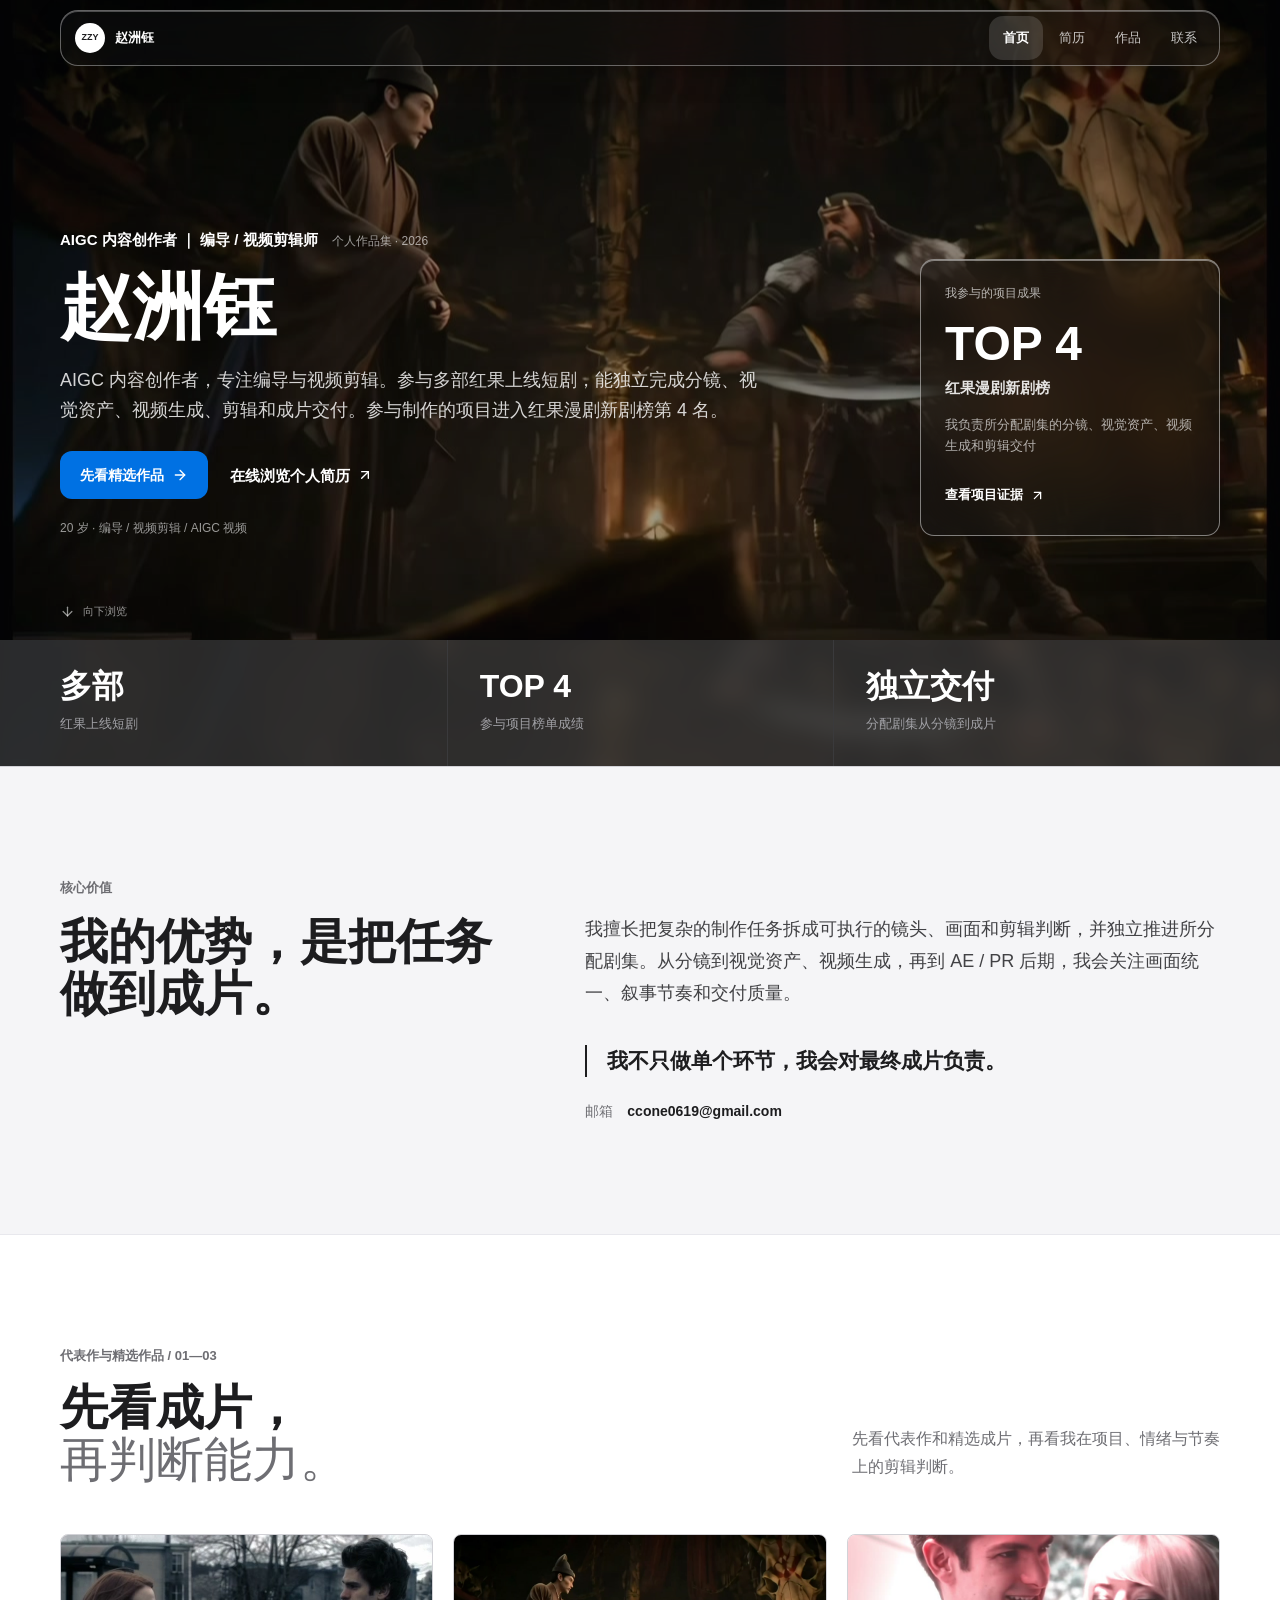
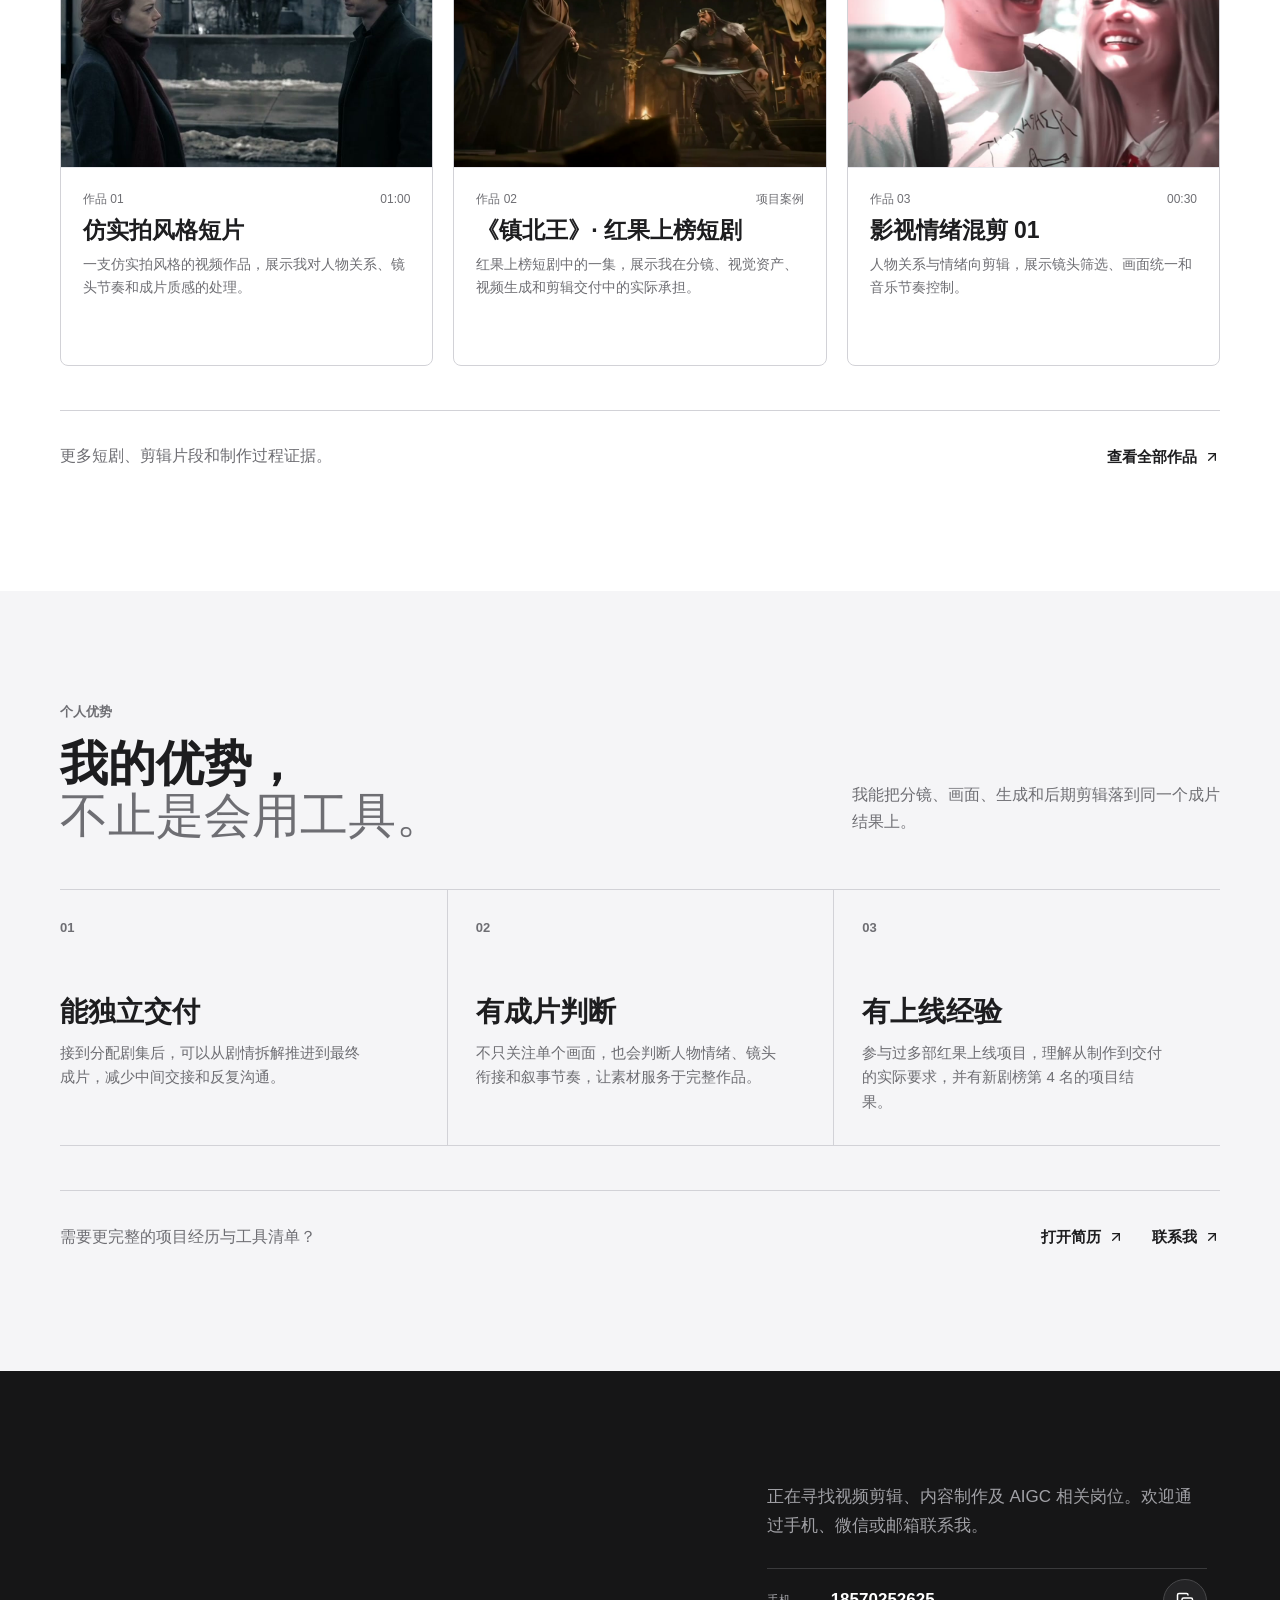
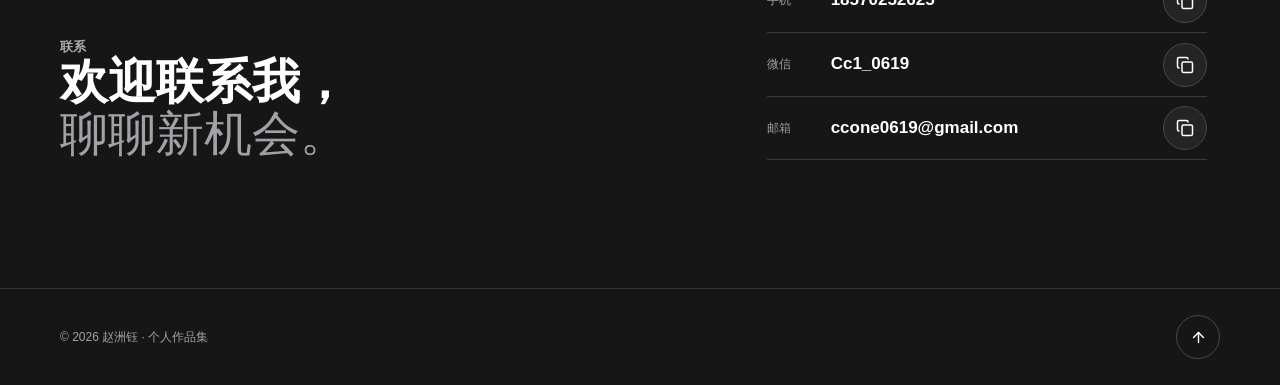
<file: index.html>
<!doctype html>
<html lang="zh-CN">
  <head>
    <meta charset="UTF-8" />
    <meta name="viewport" content="width=device-width, initial-scale=1, viewport-fit=cover" />
    <meta name="theme-color" content="#f5f5f7" />
    <meta name="description" content="赵洲钰的个人作品集，展示视频剪辑、内容制作、短剧项目经验与独立交付能力。" />
    <title>赵洲钰 — 个人作品集</title>
    <link rel="stylesheet" href="styles.css?v=14" />
    <script src="assets/vendor/lucide.min.js?v=1.30.0" defer></script>
  </head>
  <body class="glass-shell home-shell">
    <a class="skip-link" href="#main-content">跳到主要内容</a>
    <header class="site-header" id="top">
      <div class="container header-inner">
        <a class="brand" href="index.html" aria-label="返回首页">
          <span class="brand-mark" data-brand-mark>ZZY</span>
          <span class="brand-word" data-brand-name>赵洲钰</span>
        </a>
        <nav class="desktop-nav" aria-label="主导航">
          <a href="index.html" aria-current="page">首页</a>
          <a href="resume.html">简历</a>
          <a href="works.html">作品</a>
          <a href="#contact">联系</a>
        </nav>
        <button class="menu-toggle icon-button" type="button" aria-expanded="false" aria-controls="mobile-nav" aria-label="打开菜单">
          <i data-lucide="menu" aria-hidden="true"></i>
        </button>
      </div>
      <nav class="mobile-nav" id="mobile-nav" aria-label="移动端导航" hidden>
        <a href="index.html" aria-current="page">首页</a>
        <a href="resume.html">简历</a>
        <a href="works.html">作品</a>
        <a href="#contact">联系</a>
      </nav>
      <div class="scroll-progress" aria-hidden="true"><span data-scroll-progress></span></div>
    </header>

    <main id="main-content">
      <section class="hero section-pad" aria-labelledby="hero-title">
        <div class="container hero-grid">
          <div class="hero-copy reveal">
            <p class="hero-identity"><strong data-hero-role></strong><span>个人作品集 · 2026</span></p>
            <h1 id="hero-title" data-hero-title></h1>
            <p class="hero-description" data-hero-description></p>
            <div class="hero-actions">
              <a class="button button-blue" href="works.html">先看精选作品 <i data-lucide="arrow-right" aria-hidden="true"></i></a>
              <a class="text-link" href="resume.html">在线浏览个人简历 <i data-lucide="arrow-up-right" aria-hidden="true"></i></a>
            </div>
            <p class="hero-note" data-hero-note></p>
          </div>
          <aside class="hero-signal reveal" data-reveal-delay="80" aria-label="项目成果">
            <p class="hero-signal-eyebrow" data-hero-proof-eyebrow></p>
            <strong class="hero-signal-value" data-hero-proof-value></strong>
            <p class="hero-signal-label" data-hero-proof-label></p>
            <p class="hero-signal-note" data-hero-proof-note></p>
            <a class="hero-signal-link" href="works.html">查看项目证据 <i data-lucide="arrow-up-right" aria-hidden="true"></i></a>
          </aside>
        </div>
        <div class="container hero-bottomline">
          <span class="scroll-label"><i data-lucide="arrow-down" aria-hidden="true"></i> 向下浏览</span>
          <span class="hero-location" data-location></span>
        </div>
      </section>

      <section class="proof-strip" aria-label="个人成果">
        <div class="container proof-grid" data-stats></div>
      </section>

      <section class="statement section-pad" id="about" aria-labelledby="about-title">
        <div class="container statement-grid">
          <div class="statement-lead reveal">
            <p class="eyebrow" data-about-eyebrow></p>
            <h2 id="about-title" data-about-title></h2>
          </div>
          <div class="statement-main reveal" data-reveal-delay="80">
            <p class="statement-body" data-about-body></p>
            <p class="statement-quote" data-about-quote></p>
            <p class="statement-email"><span>邮箱</span><a data-email-link href="mailto:ccone0619@gmail.com"></a></p>
          </div>
        </div>
      </section>

      <section class="editing-showcase section-pad" id="editing-works" aria-labelledby="editing-title">
        <div class="container section-heading reveal">
          <div>
            <p class="eyebrow">代表作与精选作品 / 01—03</p>
            <h2 id="editing-title">先看成片，<br /><em>再判断能力。</em></h2>
          </div>
          <p class="section-aside">先看代表作和精选成片，再看我在项目、情绪与节奏上的剪辑判断。</p>
        </div>
        <div class="container editing-grid" data-editing-works></div>
        <div class="container section-route reveal" data-reveal-delay="120">
          <p>更多短剧、剪辑片段和制作过程证据。</p>
          <a class="text-link" href="works.html">查看全部作品 <i data-lucide="arrow-up-right" aria-hidden="true"></i></a>
        </div>
      </section>

      <section class="strengths section-pad" id="strengths" aria-labelledby="strengths-title">
        <div class="container section-heading reveal">
          <div>
            <p class="eyebrow">个人优势</p>
            <h2 id="strengths-title">我的优势，<br /><em>不止是会用工具。</em></h2>
          </div>
          <p class="section-aside">我能把分镜、画面、生成和后期剪辑落到同一个成片结果上。</p>
        </div>
        <div class="container strengths-grid" data-strengths></div>
        <div class="container section-route reveal" data-reveal-delay="120">
          <p>需要更完整的项目经历与工具清单？</p>
          <div class="section-route-actions">
            <a class="text-link" href="resume.html">打开简历 <i data-lucide="arrow-up-right" aria-hidden="true"></i></a>
            <a class="text-link" href="#contact">联系我 <i data-lucide="arrow-up-right" aria-hidden="true"></i></a>
          </div>
        </div>
      </section>

      <section class="contact section-pad" id="contact" aria-labelledby="contact-title">
        <div class="container contact-grid reveal">
          <div>
            <p class="eyebrow">联系</p>
            <h2 id="contact-title">欢迎联系我，<br /><em>聊聊新机会。</em></h2>
          </div>
          <div class="contact-details">
            <p>正在寻找视频剪辑、内容制作及 AIGC 相关岗位。欢迎通过手机、微信或邮箱联系我。</p>
            <div class="contact-methods" aria-label="联系方式">
              <div class="contact-method">
                <span class="contact-method-label">手机</span>
                <a class="contact-method-value" data-phone-link href="tel:18570252625"></a>
                <button class="icon-button copy-contact" type="button" data-copy-phone aria-label="复制手机号" title="复制手机号"><i data-lucide="copy" aria-hidden="true"></i></button>
              </div>
              <div class="contact-method">
                <span class="contact-method-label">微信</span>
                <span class="contact-method-value" data-wechat></span>
                <button class="icon-button copy-contact" type="button" data-copy-wechat aria-label="复制微信号" title="复制微信号"><i data-lucide="copy" aria-hidden="true"></i></button>
              </div>
              <div class="contact-method">
                <span class="contact-method-label">邮箱</span>
                <a class="contact-method-value" data-email-link href="mailto:ccone0619@gmail.com"></a>
                <button class="icon-button copy-contact" type="button" data-copy-email aria-label="复制邮箱" title="复制邮箱"><i data-lucide="copy" aria-hidden="true"></i></button>
              </div>
            </div>
          </div>
        </div>
      </section>
    </main>

    <footer class="site-footer">
      <div class="container footer-inner">
        <p>© <span data-year></span> <span data-footer-name>赵洲钰</span> · 个人作品集</p>
        <div class="social-links" data-socials></div>
        <a class="back-to-top" href="#top" aria-label="返回顶部" title="返回顶部"><i data-lucide="arrow-up" aria-hidden="true"></i></a>
      </div>
    </footer>

    <dialog class="project-dialog" id="project-dialog" aria-labelledby="dialog-title">
      <div class="dialog-shell">
        <button class="dialog-close icon-button" type="button" data-dialog-close aria-label="关闭项目详情" title="关闭项目详情"><i data-lucide="x" aria-hidden="true"></i></button>
        <div class="dialog-media" data-dialog-media></div>
        <div class="dialog-body">
          <div class="dialog-meta"><span data-dialog-category></span><span data-dialog-year></span></div>
          <h2 id="dialog-title" data-dialog-title></h2>
          <p data-dialog-detail></p>
          <section class="dialog-process" data-dialog-process aria-labelledby="dialog-process-title" hidden>
            <p class="eyebrow">制作过程</p>
            <h3 id="dialog-process-title">制作过程</h3>
            <div class="dialog-gallery" data-dialog-gallery></div>
          </section>
          <div class="dialog-footer"><span data-dialog-role></span><div data-dialog-tags></div></div>
        </div>
      </div>
    </dialog>

    <dialog class="image-lightbox" id="image-lightbox" aria-labelledby="image-lightbox-caption">
      <div class="image-lightbox-shell">
        <button class="image-lightbox-close icon-button" type="button" data-lightbox-close aria-label="关闭大图" title="关闭大图"><i data-lucide="x" aria-hidden="true"></i></button>
        <figure>
          <img data-lightbox-image alt="" />
          <figcaption id="image-lightbox-caption" data-lightbox-caption></figcaption>
        </figure>
      </div>
    </dialog>

    <div class="toast" role="status" aria-live="polite" data-toast></div>
    <noscript><div class="noscript-note">请开启 JavaScript 以查看完整作品集。</div></noscript>
    <script src="content.js?v=17" defer></script>
    <script src="app.js?v=8" defer></script>
  </body>
</html>
</file>
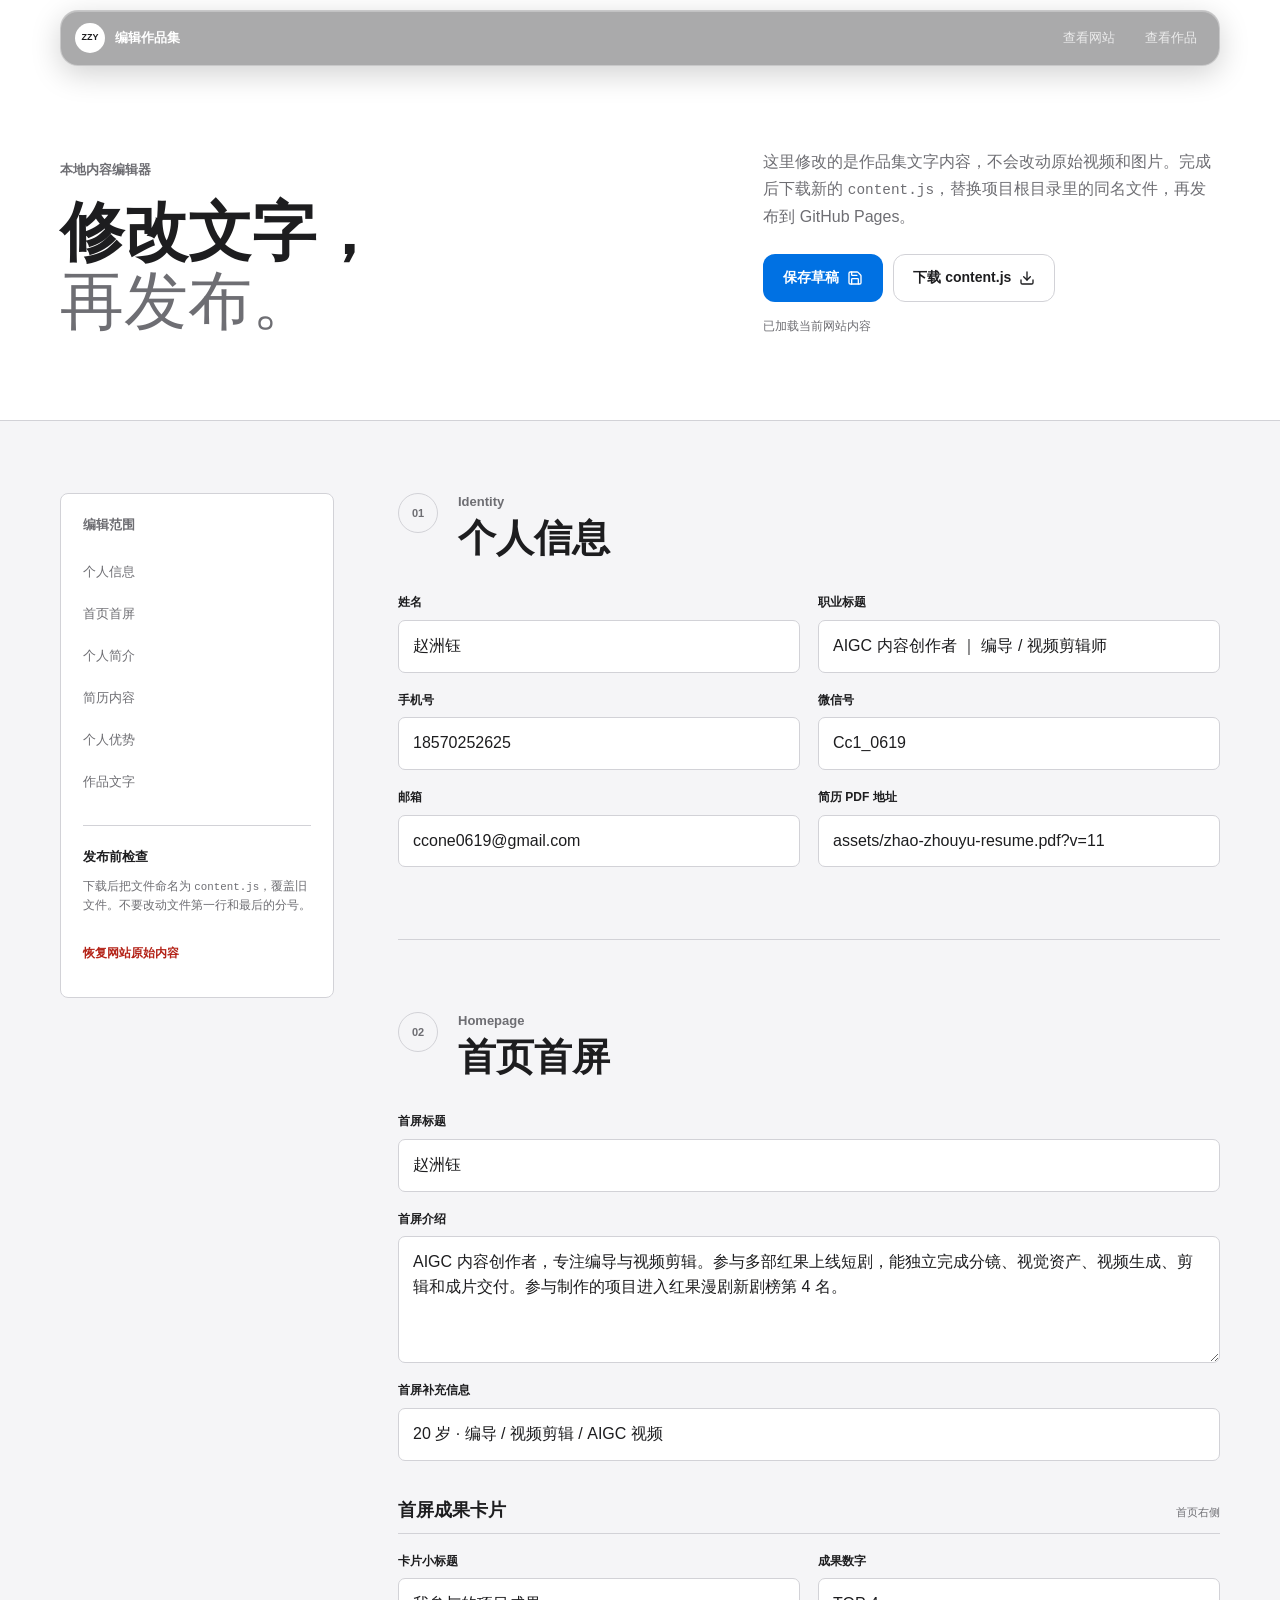
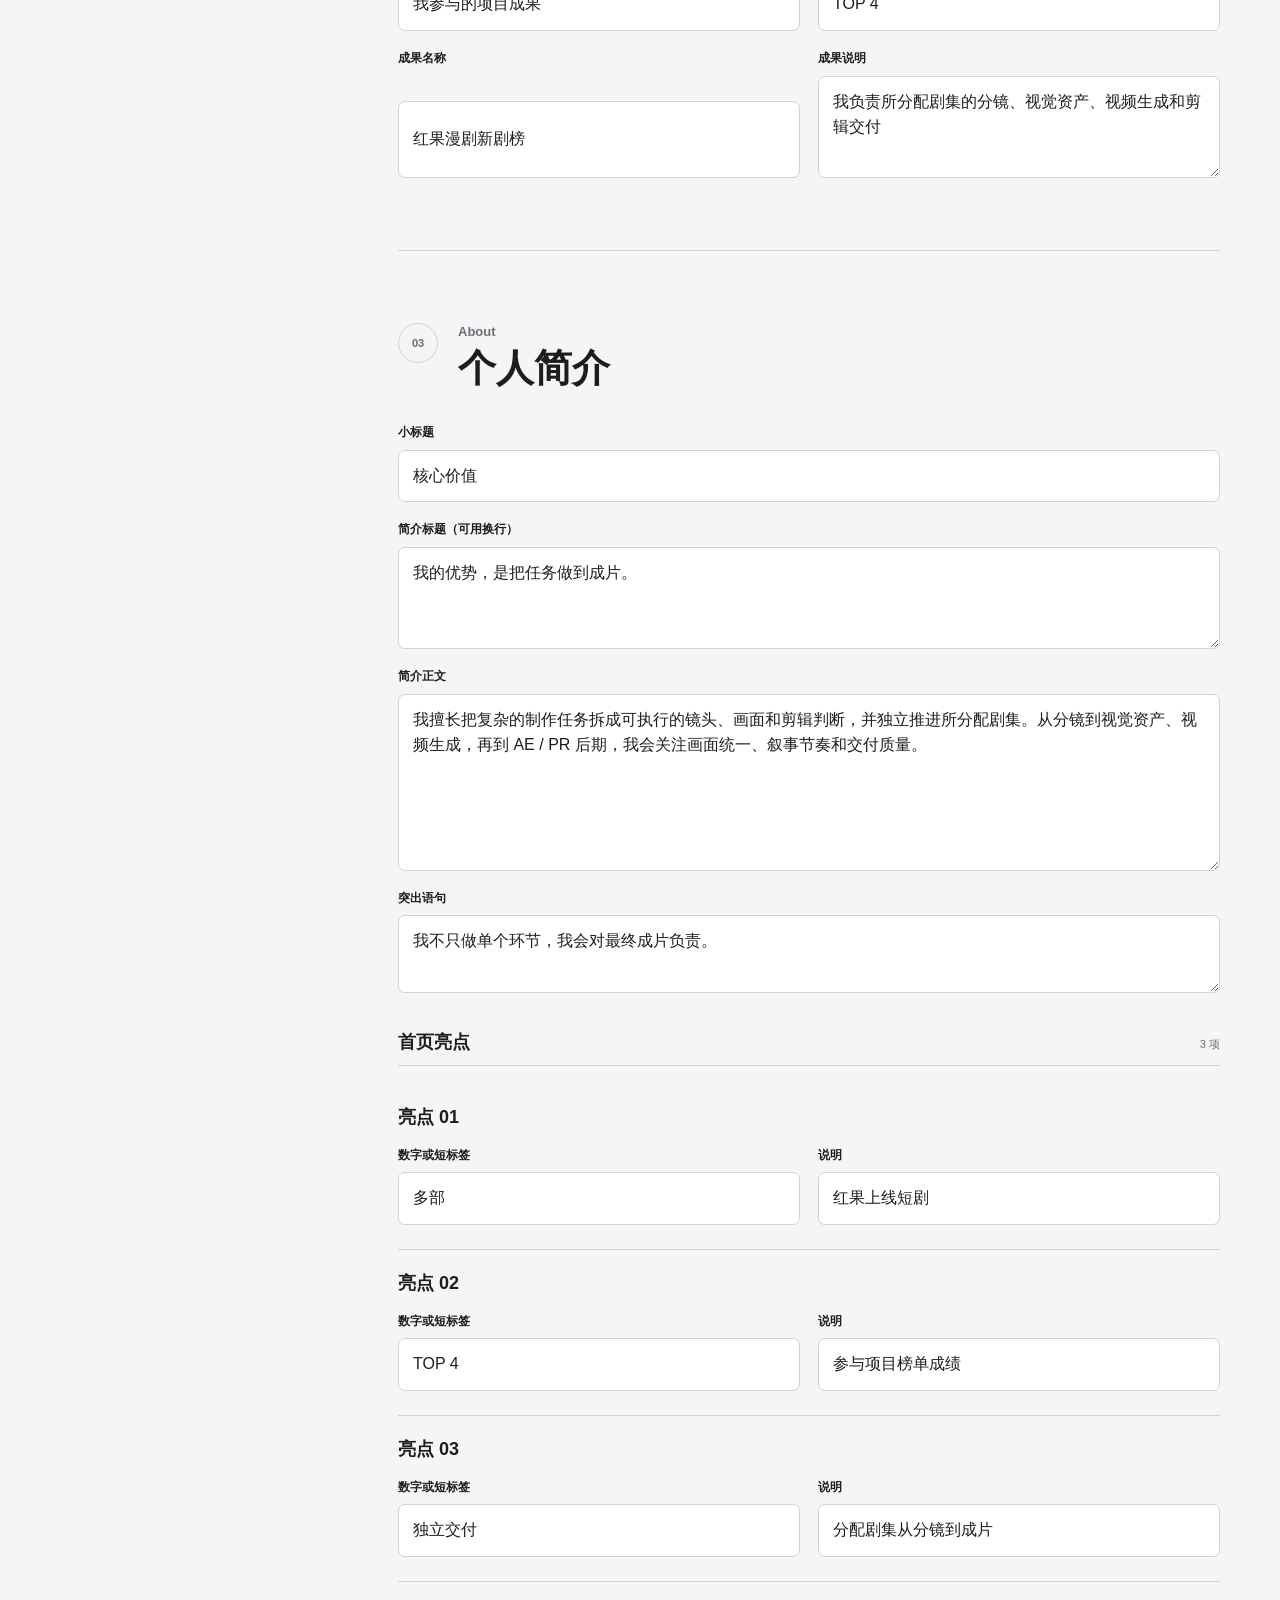
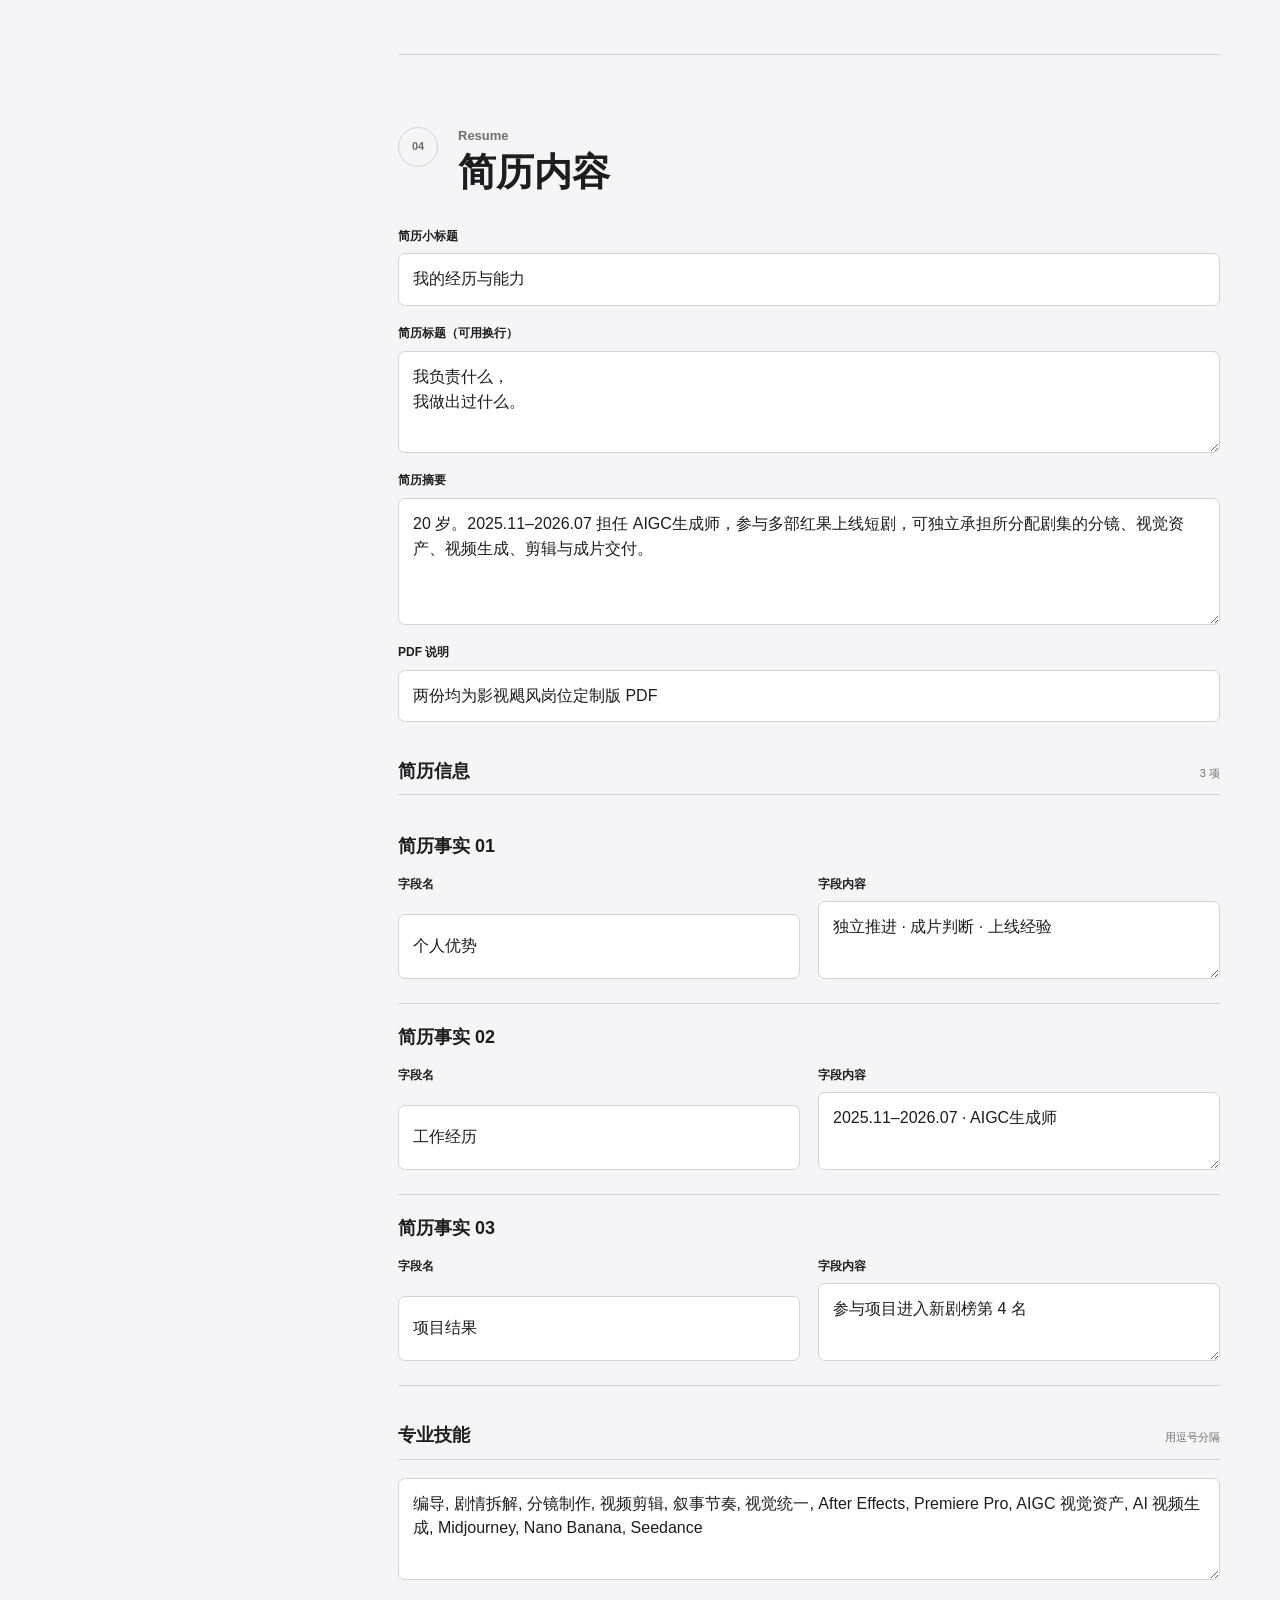
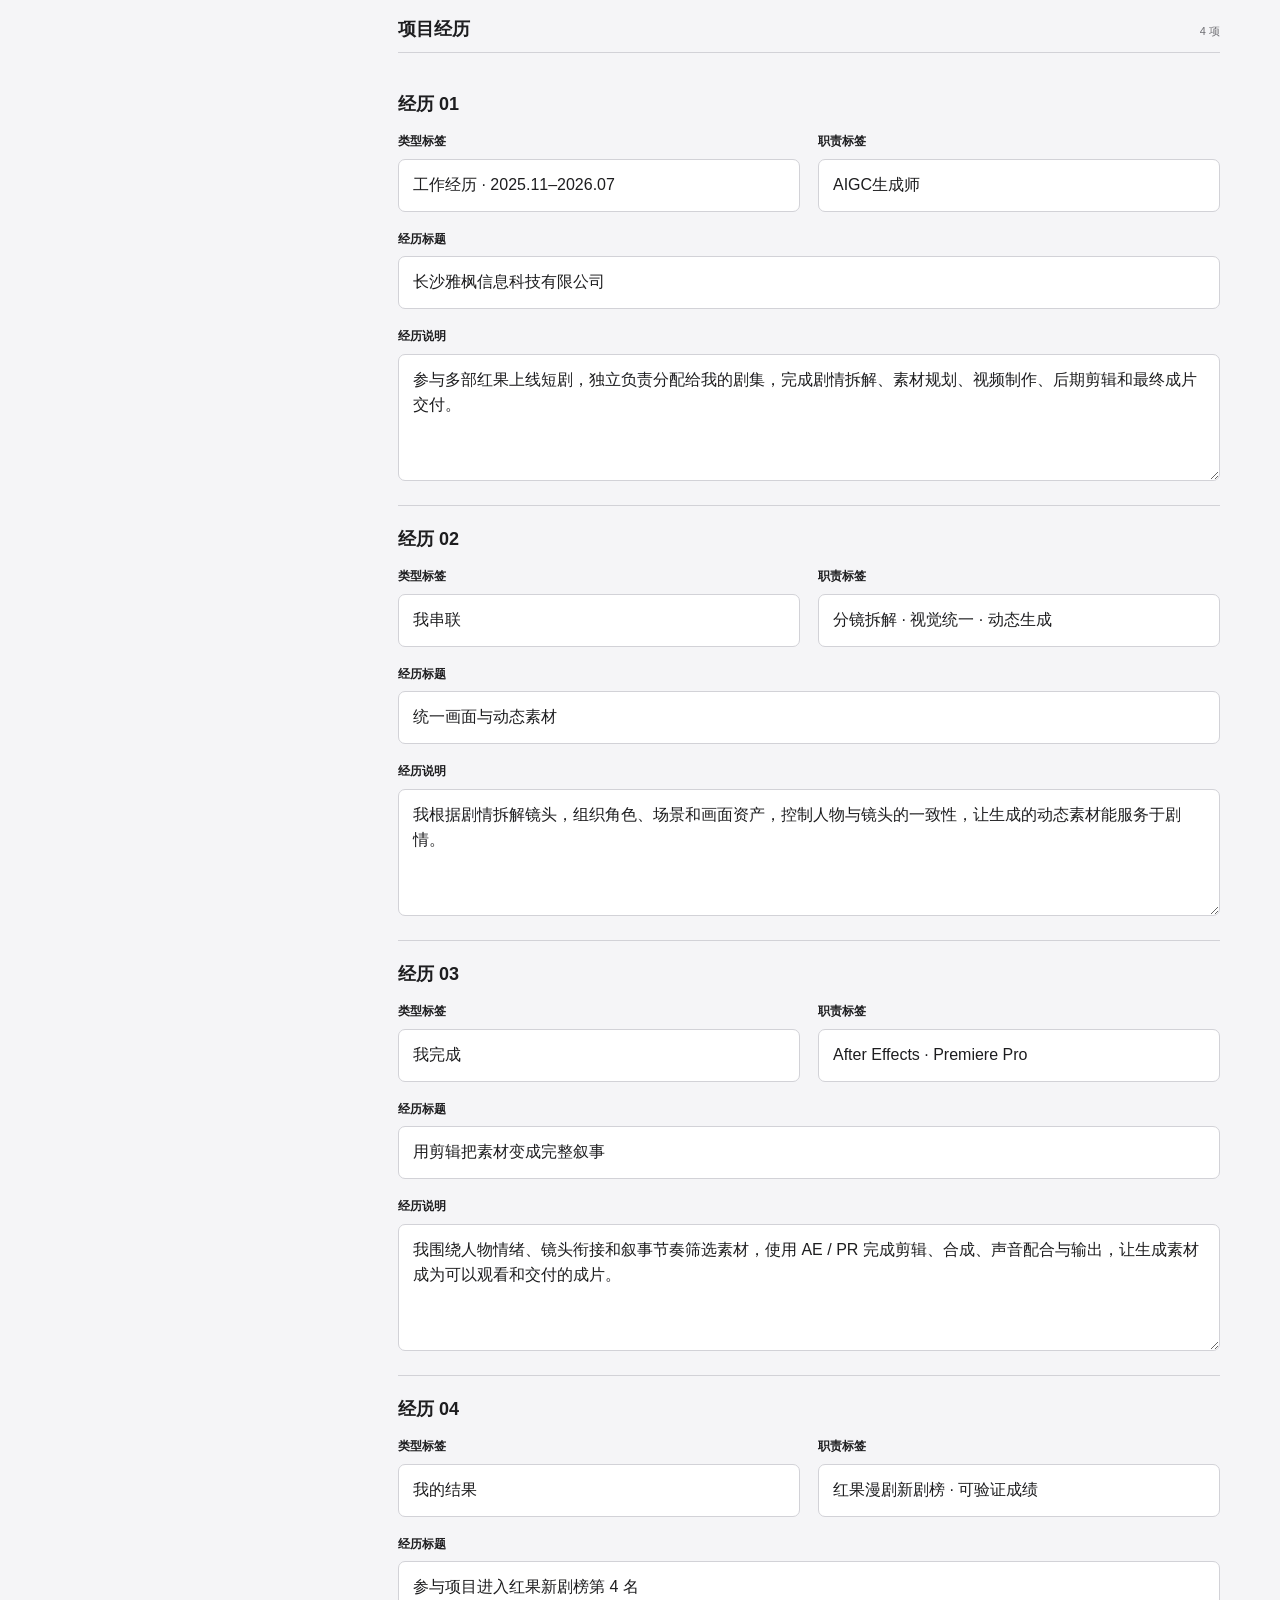
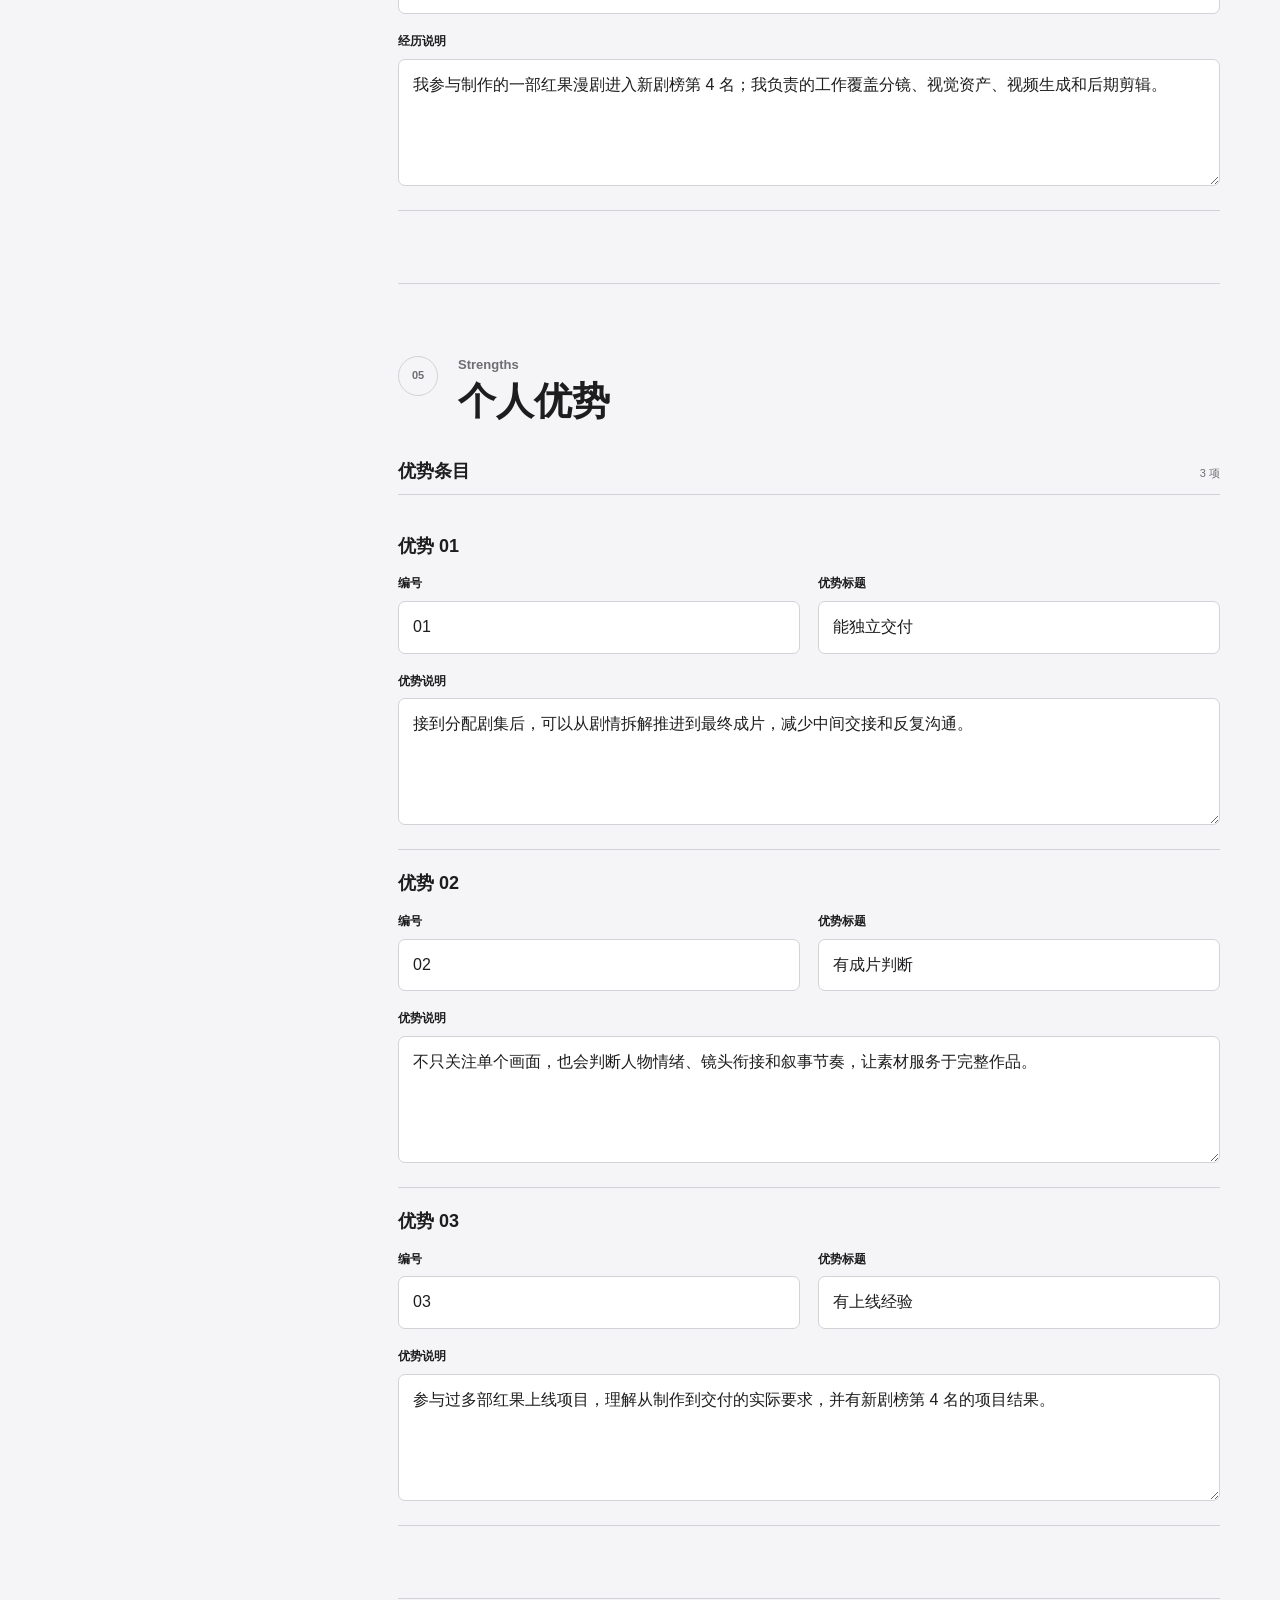
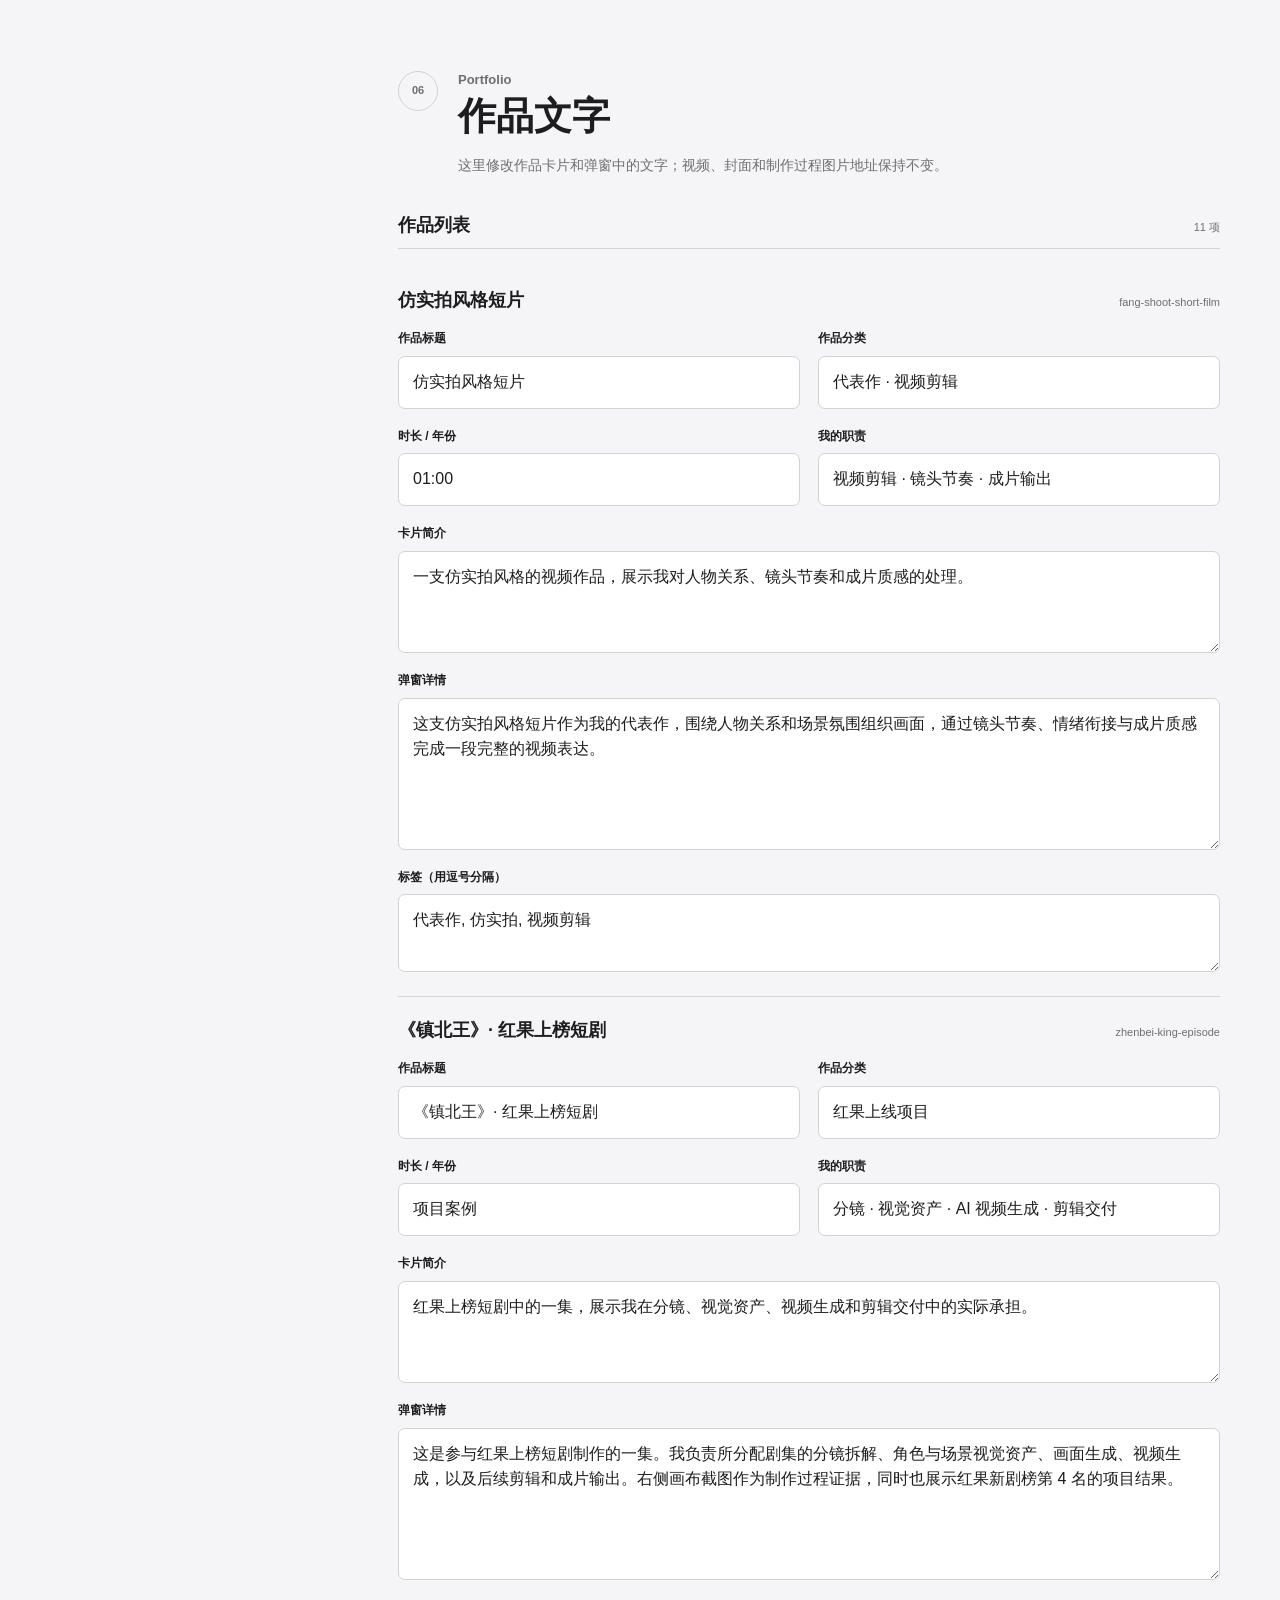
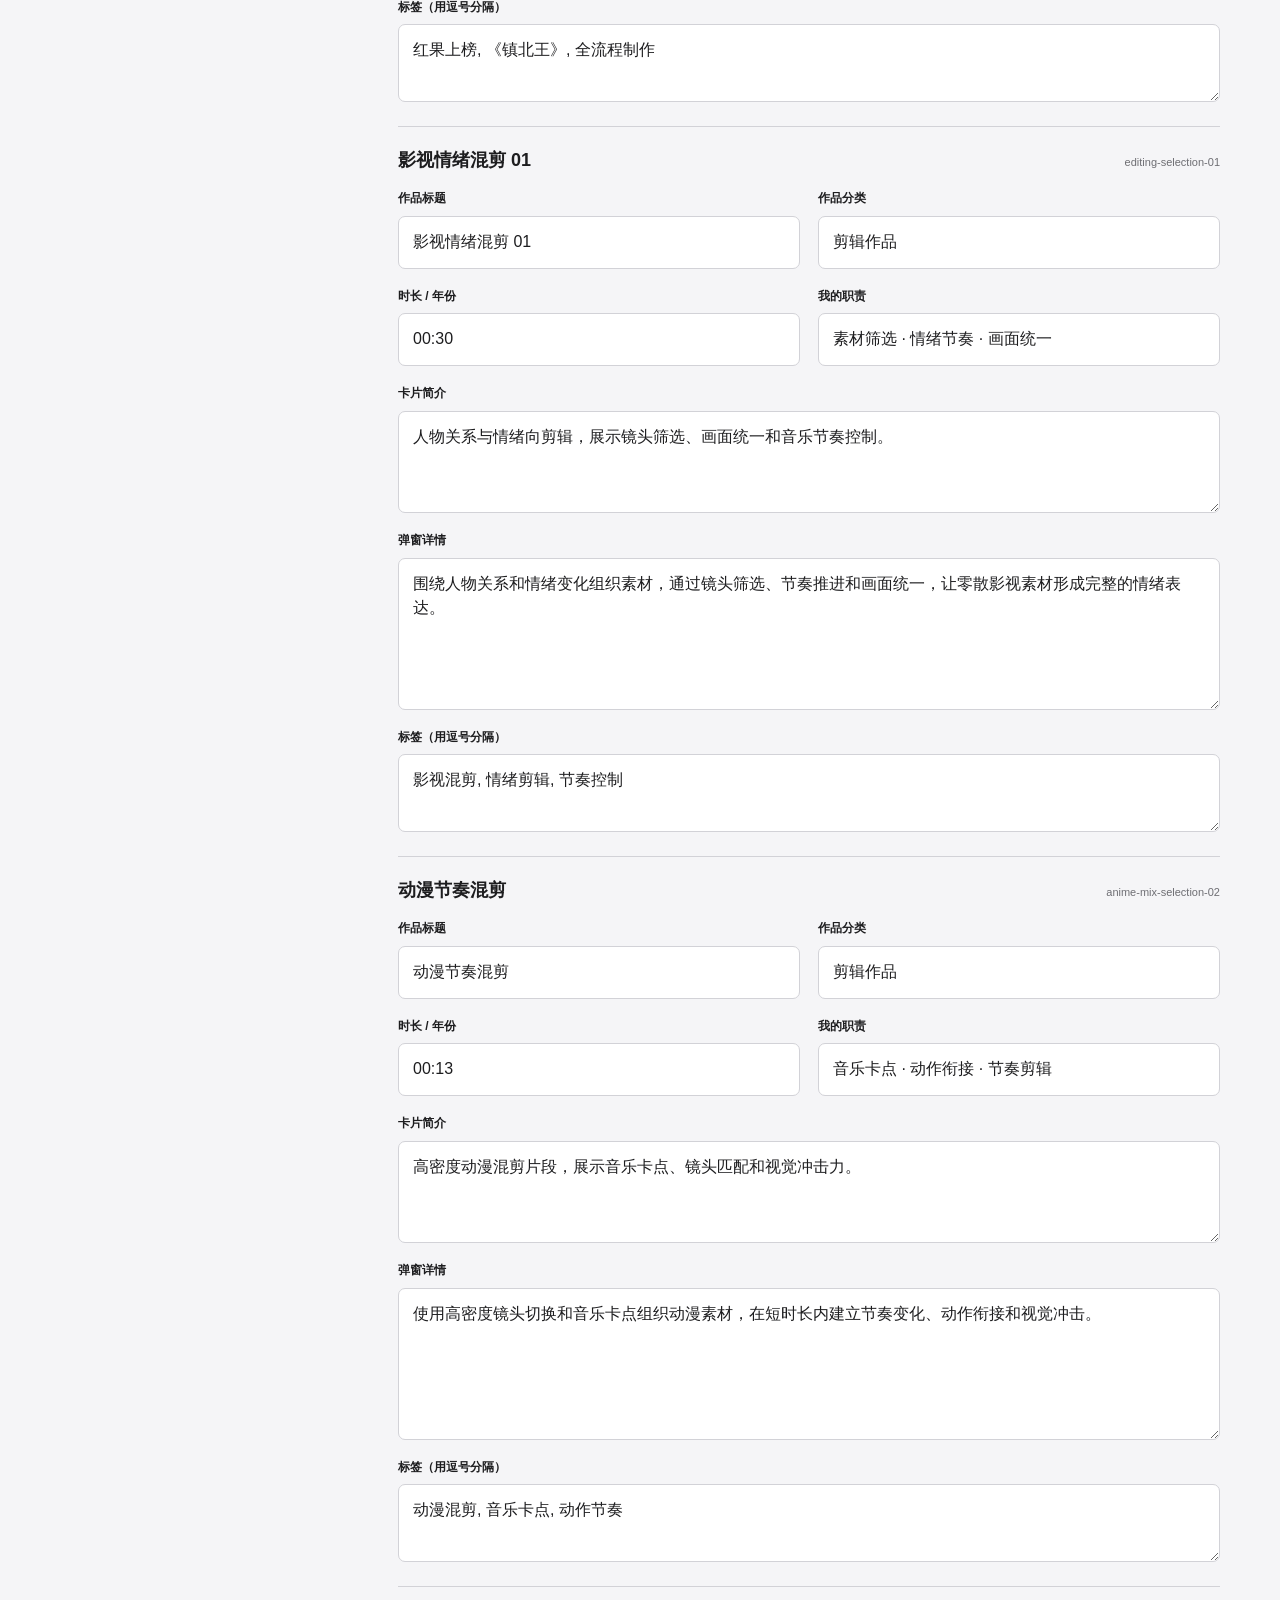
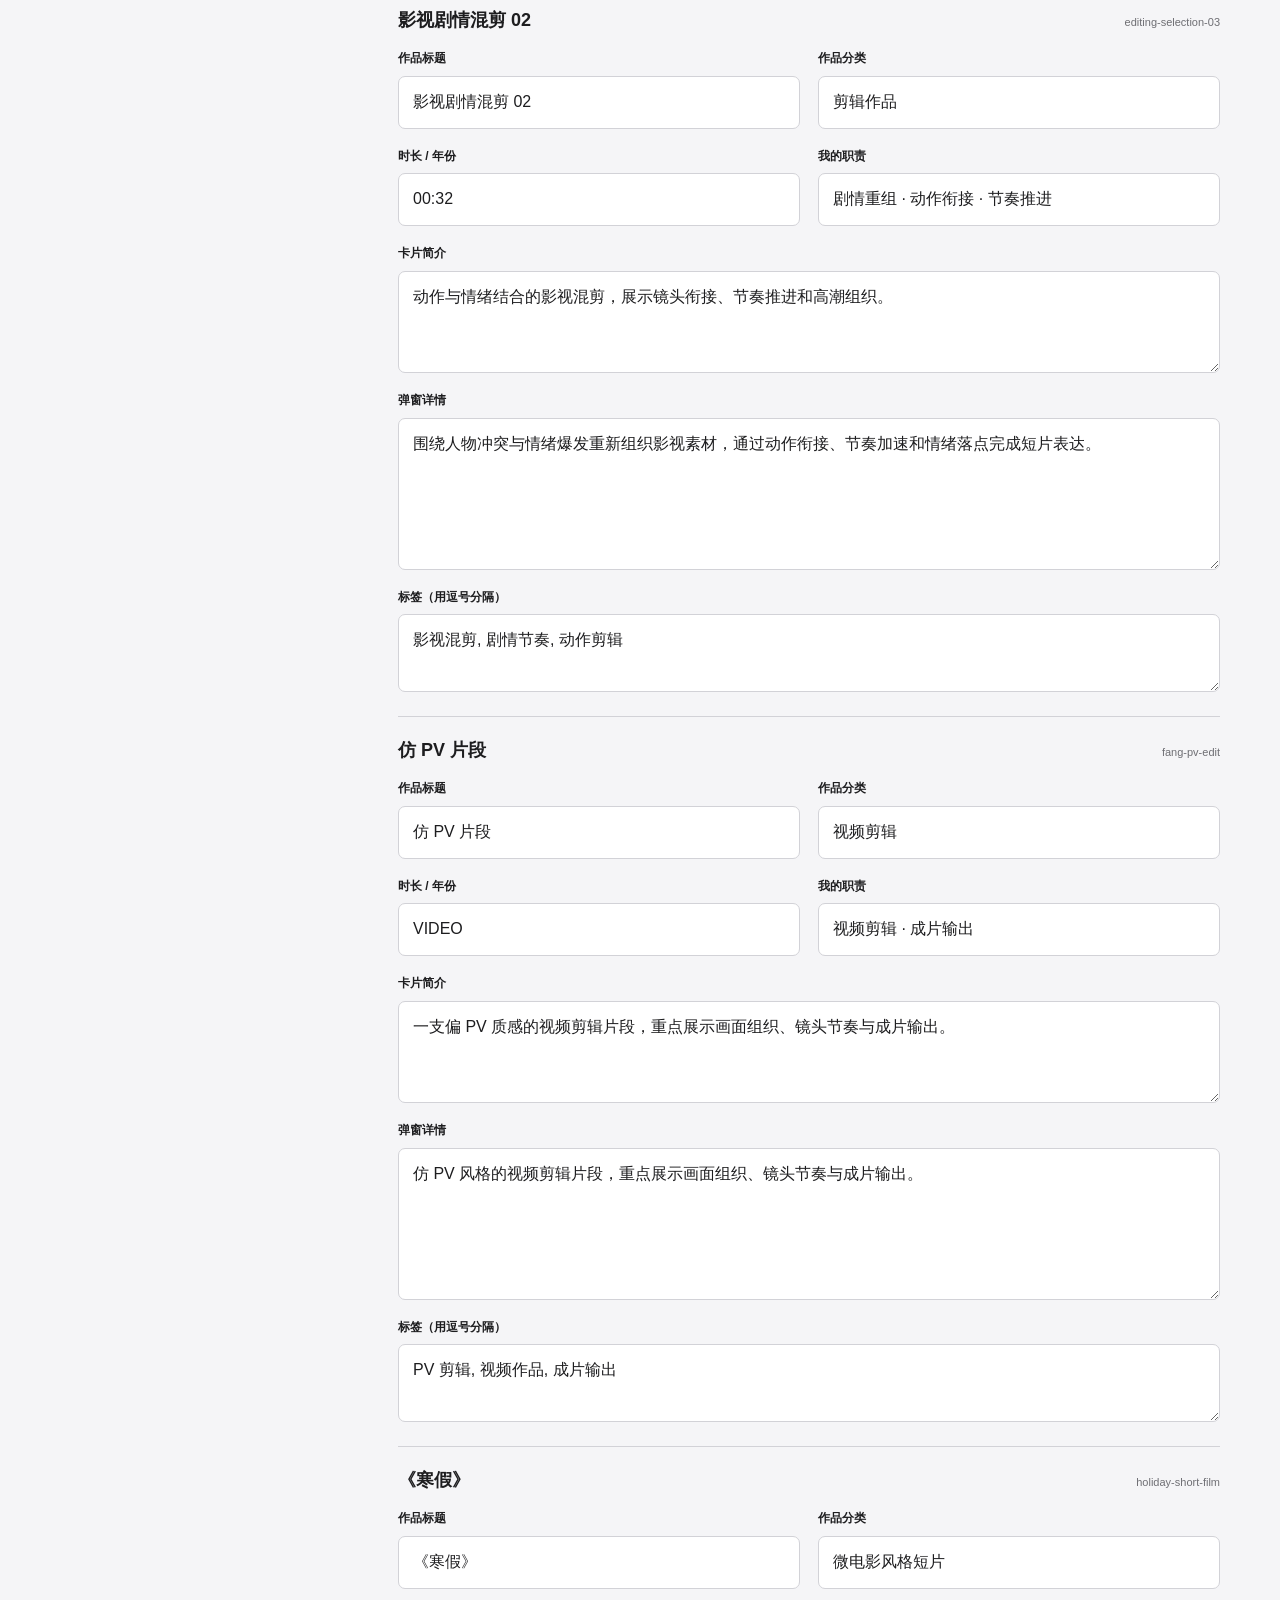
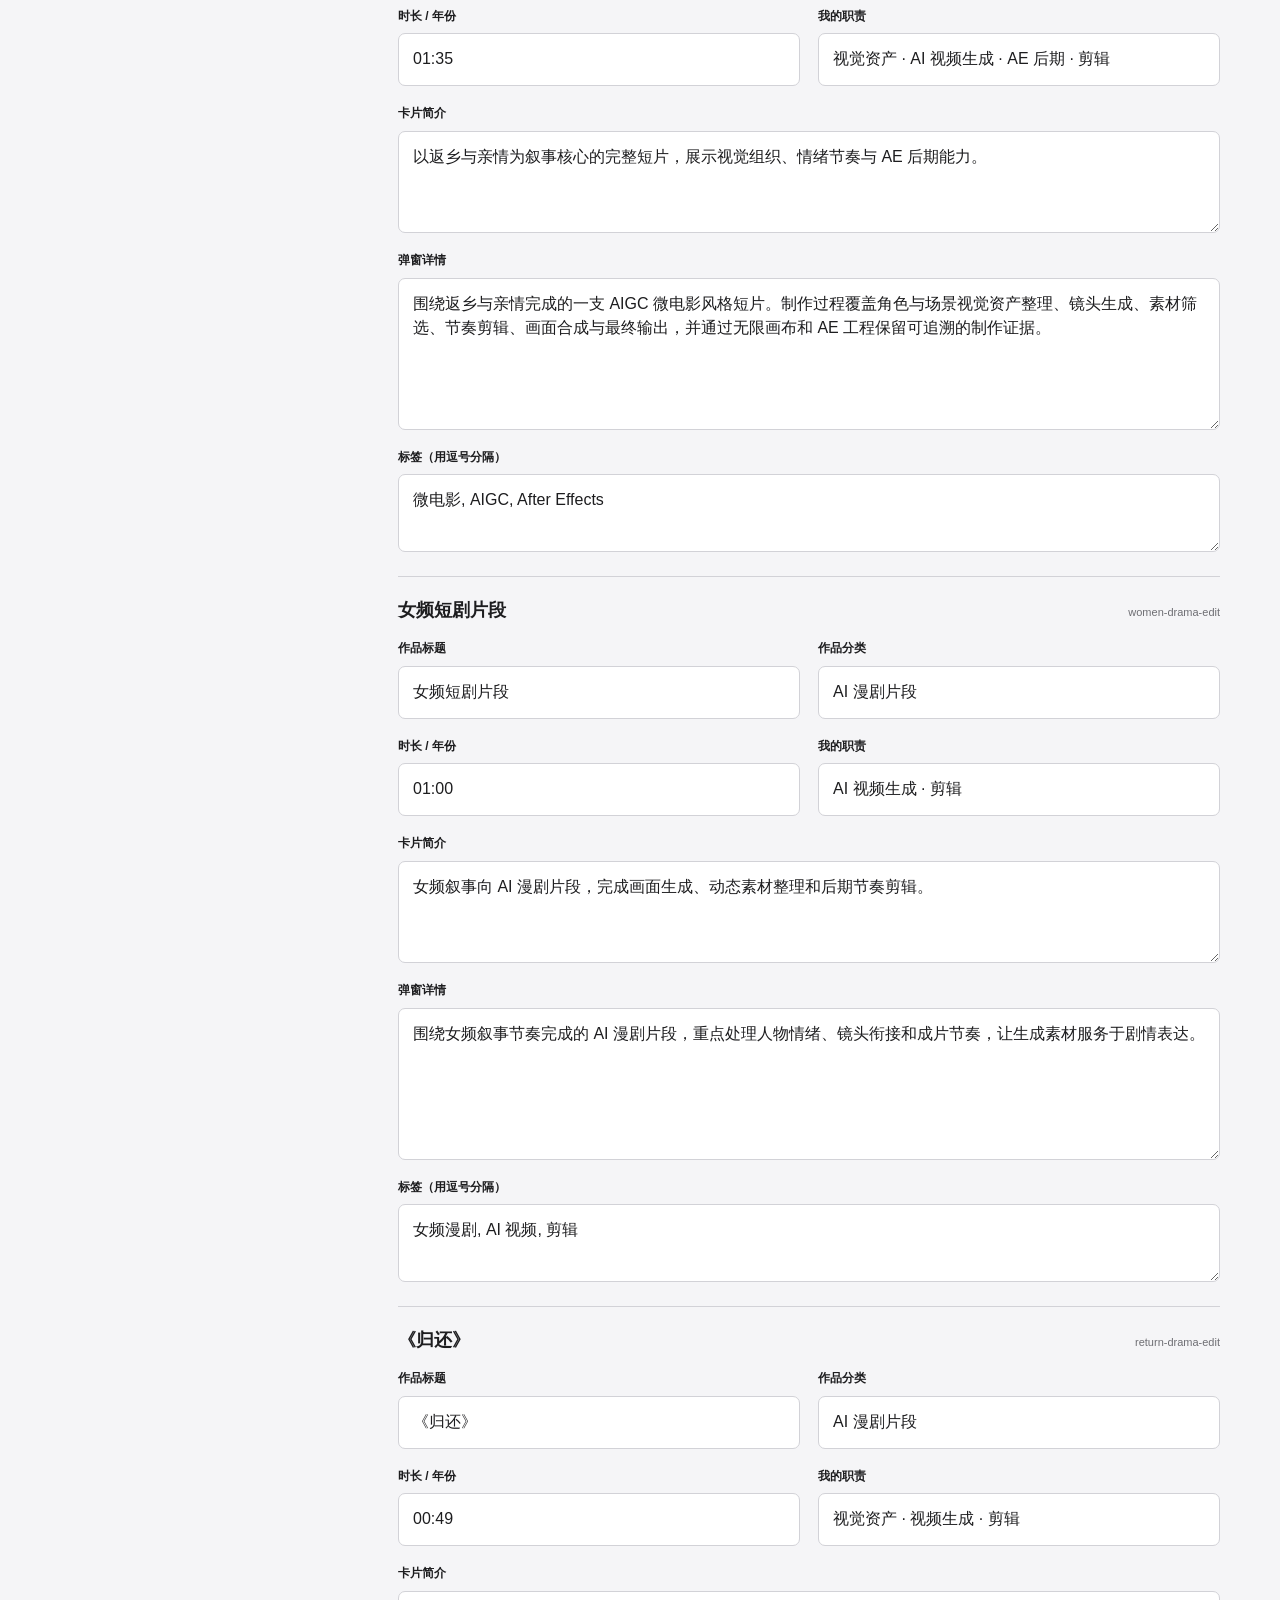
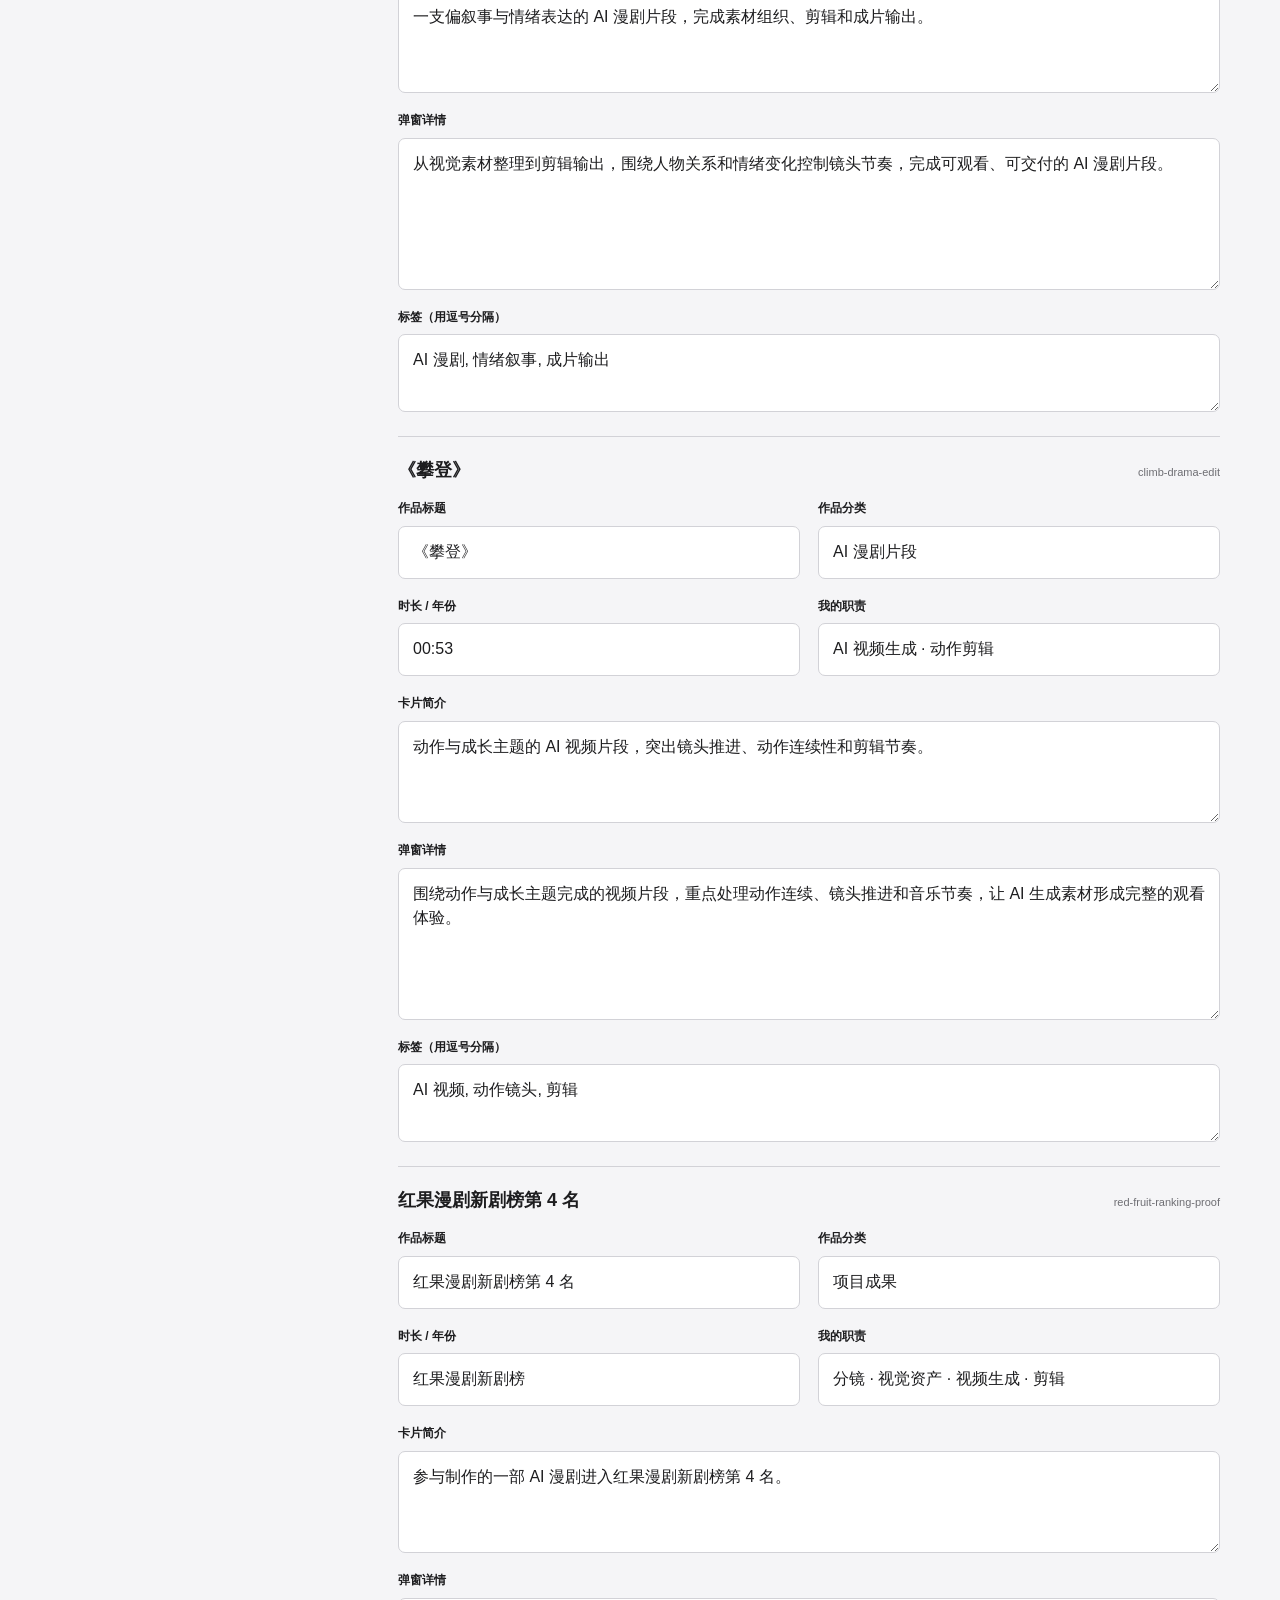
<file: editor.html>
<!doctype html>
<html lang="zh-CN">
  <head>
    <meta charset="UTF-8" />
    <meta name="viewport" content="width=device-width, initial-scale=1, viewport-fit=cover" />
    <meta name="theme-color" content="#f5f5f7" />
    <meta name="description" content="编辑赵洲钰个人作品集文字内容。" />
    <title>编辑作品集 — 赵洲钰</title>
    <link rel="stylesheet" href="styles.css?v=14" />
    <script src="assets/vendor/lucide.min.js?v=1.30.0" defer></script>
  </head>
  <body class="glass-shell editor-shell">
    <a class="skip-link" href="#editor-main">跳到编辑内容</a>
    <header class="site-header" id="top">
      <div class="container header-inner">
        <a class="brand" href="index.html" aria-label="返回作品集首页">
          <span class="brand-mark">ZZY</span>
          <span class="brand-word">编辑作品集</span>
        </a>
        <nav class="desktop-nav" aria-label="编辑器导航">
          <a href="index.html">查看网站</a>
          <a href="works.html">查看作品</a>
        </nav>
        <button class="menu-toggle icon-button" type="button" aria-expanded="false" aria-controls="editor-mobile-nav" aria-label="打开菜单">
          <i data-lucide="menu" aria-hidden="true"></i>
        </button>
      </div>
      <nav class="mobile-nav" id="editor-mobile-nav" aria-label="移动端编辑器导航" hidden>
        <a href="index.html">查看网站</a>
        <a href="works.html">查看作品</a>
      </nav>
    </header>

    <main class="editor-main" id="editor-main">
      <section class="editor-hero section-pad">
        <div class="container editor-hero-grid">
          <div>
            <p class="eyebrow">本地内容编辑器</p>
            <h1>修改文字，<br /><em>再发布。</em></h1>
          </div>
          <div class="editor-hero-copy">
            <p>这里修改的是作品集文字内容，不会改动原始视频和图片。完成后下载新的 <code>content.js</code>，替换项目根目录里的同名文件，再发布到 GitHub Pages。</p>
            <div class="editor-actions">
              <button class="button button-blue" type="button" data-save>保存草稿 <i data-lucide="save" aria-hidden="true"></i></button>
              <button class="button button-quiet" type="button" data-download>下载 content.js <i data-lucide="download" aria-hidden="true"></i></button>
            </div>
            <p class="editor-status" data-status role="status" aria-live="polite">已加载当前网站内容</p>
          </div>
        </div>
      </section>

      <form class="editor-form" data-editor-form>
        <div class="container editor-layout">
          <aside class="editor-side">
            <div class="editor-side-inner">
              <p class="eyebrow">编辑范围</p>
              <nav class="editor-toc" aria-label="编辑区导航">
                <a href="#identity">个人信息</a>
                <a href="#hero-copy">首页首屏</a>
                <a href="#about-copy">个人简介</a>
                <a href="#resume-copy">简历内容</a>
                <a href="#strengths-copy">个人优势</a>
                <a href="#works-copy">作品文字</a>
              </nav>
              <div class="editor-help">
                <strong>发布前检查</strong>
                <p>下载后把文件命名为 <code>content.js</code>，覆盖旧文件。不要改动文件第一行和最后的分号。</p>
              </div>
              <button class="text-button danger-text" type="button" data-reset>恢复网站原始内容</button>
            </div>
          </aside>

          <div class="editor-sections">
            <section class="editor-section" id="identity" data-section="identity">
              <div class="editor-section-heading"><span class="editor-index">01</span><div><p class="eyebrow">Identity</p><h2>个人信息</h2></div></div>
              <div class="editor-fields editor-fields-2">
                <label class="field"><span>姓名</span><input name="identity.name" type="text" required /></label>
                <label class="field"><span>职业标题</span><input name="identity.role" type="text" /></label>
                <label class="field"><span>手机号</span><input name="identity.phone" type="tel" /></label>
                <label class="field"><span>微信号</span><input name="identity.wechat" type="text" /></label>
                <label class="field"><span>邮箱</span><input name="identity.email" type="email" /></label>
                <label class="field"><span>简历 PDF 地址</span><input name="identity.cvUrl" type="text" /></label>
              </div>
            </section>

            <section class="editor-section" id="hero-copy" data-section="hero">
              <div class="editor-section-heading"><span class="editor-index">02</span><div><p class="eyebrow">Homepage</p><h2>首页首屏</h2></div></div>
              <div class="editor-fields">
                <label class="field"><span>首屏标题</span><input name="hero.title" type="text" /></label>
                <label class="field"><span>首屏介绍</span><textarea name="hero.description" rows="4"></textarea></label>
                <label class="field"><span>首屏补充信息</span><input name="hero.note" type="text" /></label>
              </div>
              <div class="editor-repeat editor-repeat-inline">
                <div class="repeat-heading"><h3>首屏成果卡片</h3><span>首页右侧</span></div>
                <div class="editor-fields editor-fields-2">
                  <label class="field"><span>卡片小标题</span><input name="hero.proof.eyebrow" type="text" /></label>
                  <label class="field"><span>成果数字</span><input name="hero.proof.value" type="text" /></label>
                  <label class="field"><span>成果名称</span><input name="hero.proof.label" type="text" /></label>
                  <label class="field"><span>成果说明</span><textarea name="hero.proof.note" rows="3"></textarea></label>
                </div>
              </div>
            </section>

            <section class="editor-section" id="about-copy" data-section="about">
              <div class="editor-section-heading"><span class="editor-index">03</span><div><p class="eyebrow">About</p><h2>个人简介</h2></div></div>
              <div class="editor-fields">
                <label class="field"><span>小标题</span><input name="about.eyebrow" type="text" /></label>
                <label class="field"><span>简介标题（可用换行）</span><textarea name="about.title" rows="3"></textarea></label>
                <label class="field"><span>简介正文</span><textarea name="about.body" rows="6"></textarea></label>
                <label class="field"><span>突出语句</span><textarea name="about.quote" rows="2"></textarea></label>
              </div>
              <div class="editor-repeat" data-repeat="stats"></div>
            </section>

            <section class="editor-section" id="resume-copy" data-section="resume">
              <div class="editor-section-heading"><span class="editor-index">04</span><div><p class="eyebrow">Resume</p><h2>简历内容</h2></div></div>
              <div class="editor-fields">
                <label class="field"><span>简历小标题</span><input name="resume.eyebrow" type="text" /></label>
                <label class="field"><span>简历标题（可用换行）</span><textarea name="resume.title" rows="3"></textarea></label>
                <label class="field"><span>简历摘要</span><textarea name="resume.intro" rows="4"></textarea></label>
                <label class="field"><span>PDF 说明</span><input name="resume.fileNote" type="text" /></label>
              </div>
              <div class="editor-repeat" data-repeat="facts"></div>
              <div class="editor-list-block"><div class="repeat-heading"><h3>专业技能</h3><span>用逗号分隔</span></div><label class="field"><textarea name="resume.skills" rows="3" data-array-field="comma"></textarea></label></div>
              <div class="editor-repeat" data-repeat="experience"></div>
            </section>

            <section class="editor-section" id="strengths-copy" data-section="strengths">
              <div class="editor-section-heading"><span class="editor-index">05</span><div><p class="eyebrow">Strengths</p><h2>个人优势</h2></div></div>
              <div class="editor-repeat" data-repeat="strengths"></div>
            </section>

            <section class="editor-section" id="works-copy" data-section="works">
              <div class="editor-section-heading"><span class="editor-index">06</span><div><p class="eyebrow">Portfolio</p><h2>作品文字</h2></div></div>
              <p class="editor-section-note">这里修改作品卡片和弹窗中的文字；视频、封面和制作过程图片地址保持不变。</p>
              <div class="editor-repeat" data-repeat="works"></div>
            </section>

            <div class="editor-bottom-actions">
              <button class="button button-blue" type="button" data-download>下载 content.js <i data-lucide="download" aria-hidden="true"></i></button>
              <button class="button button-quiet" type="button" data-save>保存草稿 <i data-lucide="save" aria-hidden="true"></i></button>
            </div>
          </div>
        </div>
      </form>
    </main>

    <div class="toast" role="status" aria-live="polite" data-editor-toast></div>
    <script src="content.js?v=16" defer></script>
    <script src="editor.js?v=4" defer></script>
  </body>
</html>
</file>
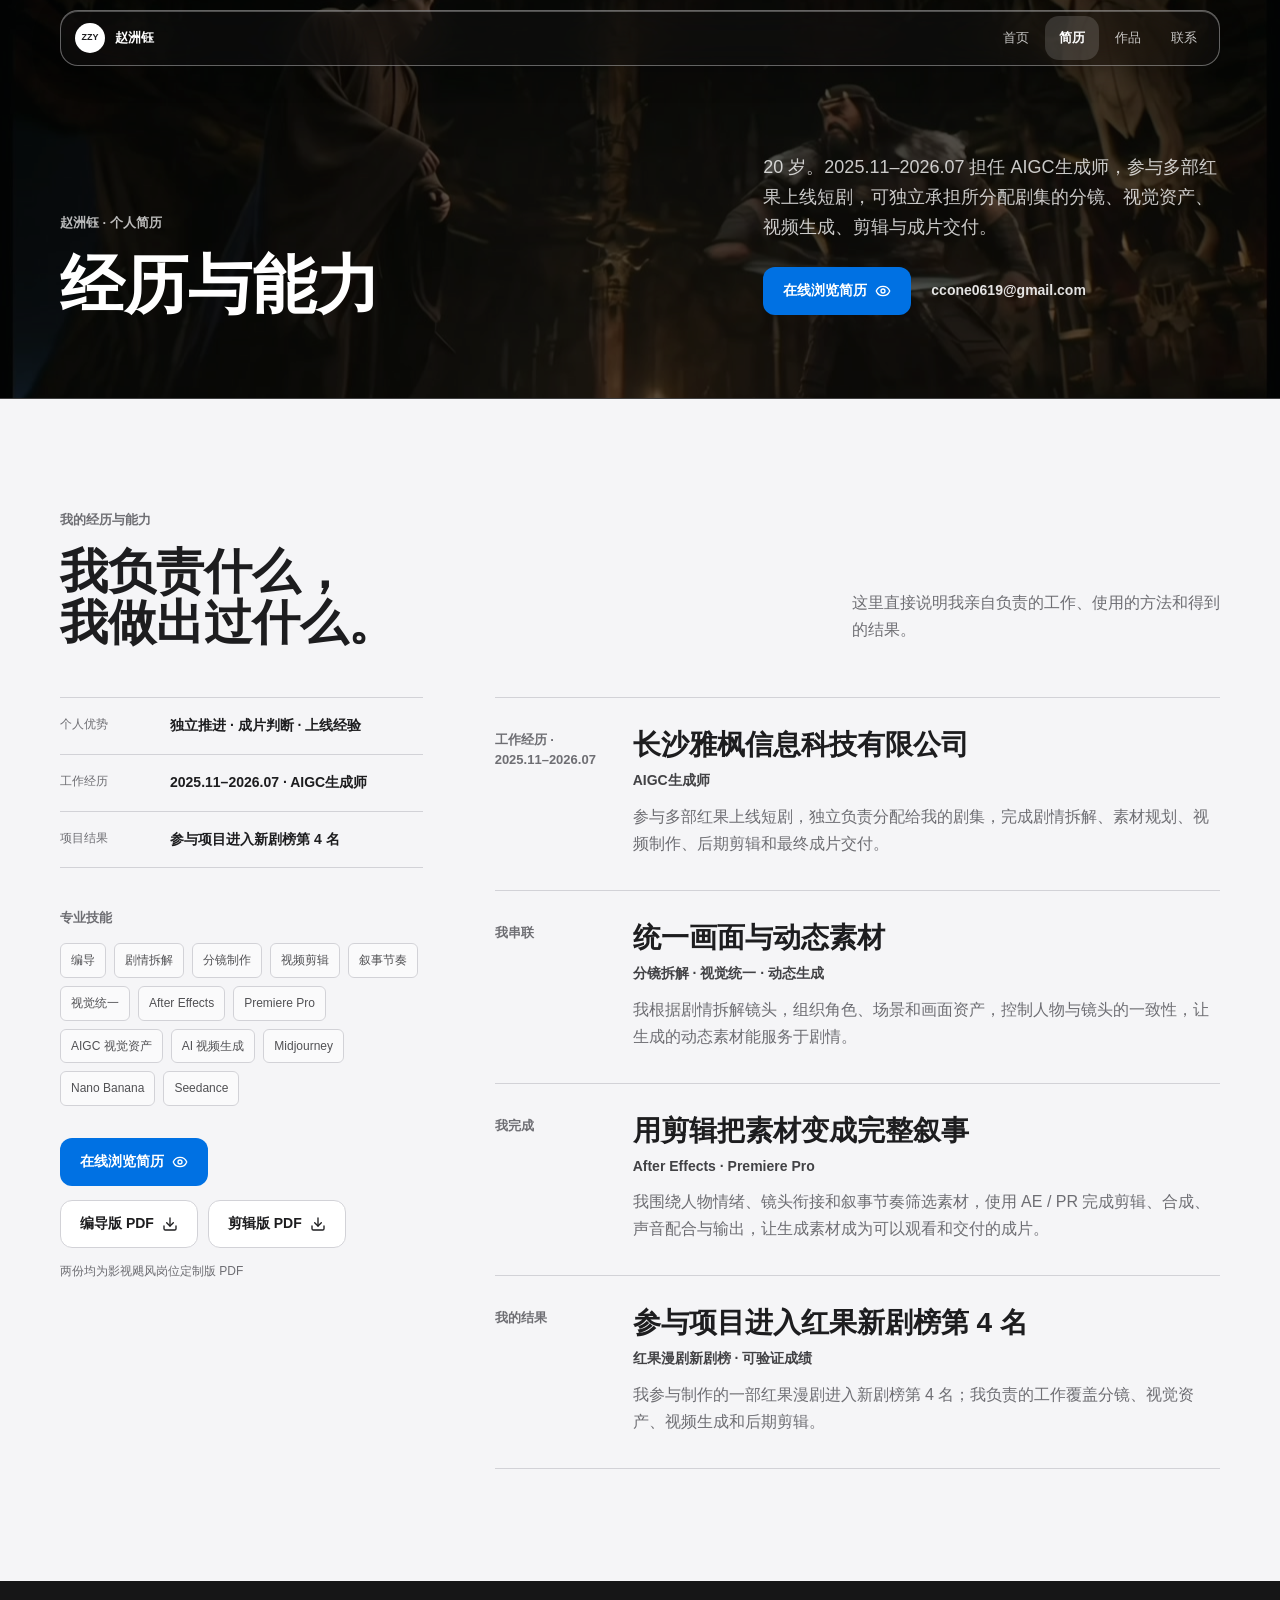
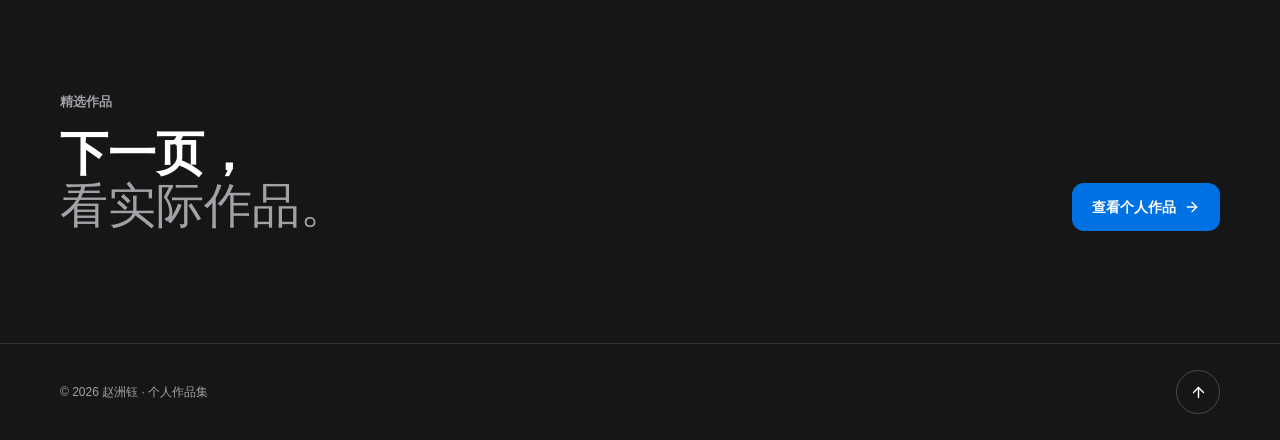
<file: resume.html>
<!doctype html>
<html lang="zh-CN">
  <head>
    <meta charset="UTF-8" />
    <meta name="viewport" content="width=device-width, initial-scale=1, viewport-fit=cover" />
    <meta name="theme-color" content="#f5f5f7" />
    <meta name="description" content="赵洲钰的个人简历，包含视频剪辑、短剧项目经验、内容制作能力与上线项目成果。" />
    <title>赵洲钰 — 个人简历</title>
    <link rel="stylesheet" href="styles.css?v=15" />
    <script src="assets/vendor/lucide.min.js?v=1.30.0" defer></script>
  </head>
  <body class="glass-shell page-shell">
    <a class="skip-link" href="#main-content">跳到主要内容</a>
    <header class="site-header" id="top">
      <div class="container header-inner">
        <a class="brand" href="index.html" aria-label="返回首页">
          <span class="brand-mark" data-brand-mark>ZZY</span>
          <span class="brand-word" data-brand-name>赵洲钰</span>
        </a>
        <nav class="desktop-nav" aria-label="主导航">
          <a href="index.html">首页</a>
          <a href="resume.html" aria-current="page">简历</a>
          <a href="works.html">作品</a>
          <a href="index.html#contact">联系</a>
        </nav>
        <button class="menu-toggle icon-button" type="button" aria-expanded="false" aria-controls="mobile-nav" aria-label="打开菜单">
          <i data-lucide="menu" aria-hidden="true"></i>
        </button>
      </div>
      <nav class="mobile-nav" id="mobile-nav" aria-label="移动端导航" hidden>
        <a href="index.html">首页</a>
        <a href="resume.html" aria-current="page">简历</a>
        <a href="works.html">作品</a>
        <a href="index.html#contact">联系</a>
      </nav>
      <div class="scroll-progress" aria-hidden="true"><span data-scroll-progress></span></div>
    </header>

    <main id="main-content">
      <section class="page-intro section-pad" aria-labelledby="page-title">
        <div class="container page-intro-grid">
          <div class="reveal">
            <p class="eyebrow">赵洲钰 · 个人简历</p>
            <h1 id="page-title">经历与能力</h1>
          </div>
          <div class="page-intro-copy reveal" data-reveal-delay="80">
            <p data-resume-intro></p>
            <div class="page-intro-actions">
              <button class="button button-blue" type="button" data-open-resume-viewer>在线浏览简历 <i data-lucide="eye" aria-hidden="true"></i></button>
              <a class="page-intro-email" data-email-link href="mailto:ccone0619@gmail.com"></a>
            </div>
          </div>
        </div>
      </section>

      <section class="resume resume-page section-pad" aria-labelledby="resume-title">
        <div class="container section-heading reveal">
          <div>
            <p class="eyebrow" data-resume-eyebrow></p>
            <h2 id="resume-title" data-resume-title></h2>
          </div>
          <p class="section-aside">这里直接说明我亲自负责的工作、使用的方法和得到的结果。</p>
        </div>
        <div class="container resume-layout">
          <aside class="resume-summary reveal" aria-label="履历摘要" data-reveal-delay="80">
            <dl class="resume-facts" data-resume-facts></dl>
            <div class="resume-tools">
              <p class="resume-kicker">专业技能</p>
              <div class="resume-skill-list" data-resume-skills></div>
            </div>
            <div class="resume-download">
              <button class="button button-blue" type="button" data-open-resume-viewer>在线浏览简历 <i data-lucide="eye" aria-hidden="true"></i></button>
              <div class="resume-target-links">
                <a class="button button-quiet" href="assets/zhao-zhouyu-director-resume.pdf" download="赵洲钰-编导版简历.pdf">编导版 PDF <i data-lucide="download" aria-hidden="true"></i></a>
                <a class="button button-quiet" href="assets/zhao-zhouyu-editor-resume.pdf" download="赵洲钰-剪辑版简历.pdf">剪辑版 PDF <i data-lucide="download" aria-hidden="true"></i></a>
              </div>
              <span data-resume-file-note>两份均为影视飓风岗位定制版</span>
            </div>
          </aside>
          <div class="resume-experience" data-resume-experience></div>
        </div>
      </section>

      <section class="next-step section-pad" aria-labelledby="next-step-title">
        <div class="container next-step-inner reveal">
          <div>
            <p class="eyebrow">精选作品</p>
            <h2 id="next-step-title">下一页，<br /><em>看实际作品。</em></h2>
          </div>
          <a class="button button-blue" href="works.html">查看个人作品 <i data-lucide="arrow-right" aria-hidden="true"></i></a>
        </div>
      </section>
    </main>

    <footer class="site-footer">
      <div class="container footer-inner">
        <p>© <span data-year></span> <span data-footer-name>赵洲钰</span> · 个人作品集</p>
        <div class="social-links" data-socials></div>
        <a class="back-to-top" href="#top" aria-label="返回顶部" title="返回顶部"><i data-lucide="arrow-up" aria-hidden="true"></i></a>
      </div>
    </footer>

    <dialog class="resume-viewer" id="resume-viewer" aria-labelledby="resume-viewer-title">
      <div class="resume-viewer-shell">
        <header class="resume-viewer-header">
          <div>
            <p class="eyebrow">在线浏览</p>
            <h2 id="resume-viewer-title">赵洲钰 · 个人简历</h2>
          </div>
          <div class="resume-viewer-actions">
            <a class="icon-button" data-cv-link href="#" target="_blank" rel="noreferrer" hidden aria-label="在新窗口打开简历" title="在新窗口打开简历"><i data-lucide="external-link" aria-hidden="true"></i></a>
            <button class="icon-button" type="button" data-resume-viewer-close aria-label="关闭在线简历" title="关闭在线简历"><i data-lucide="x" aria-hidden="true"></i></button>
          </div>
        </header>
        <div class="resume-viewer-document">
          <img src="assets/images/zhao-zhouyu-resume-preview.jpg?v=4" width="1489" height="2105" loading="lazy" decoding="async" alt="赵洲钰个人简历预览" />
        </div>
      </div>
    </dialog>

    <noscript><div class="noscript-note">请开启 JavaScript 以查看完整简历。</div></noscript>
    <script src="content.js?v=23" defer></script>
    <script src="app.js?v=9" defer></script>
  </body>
</html>
</file>
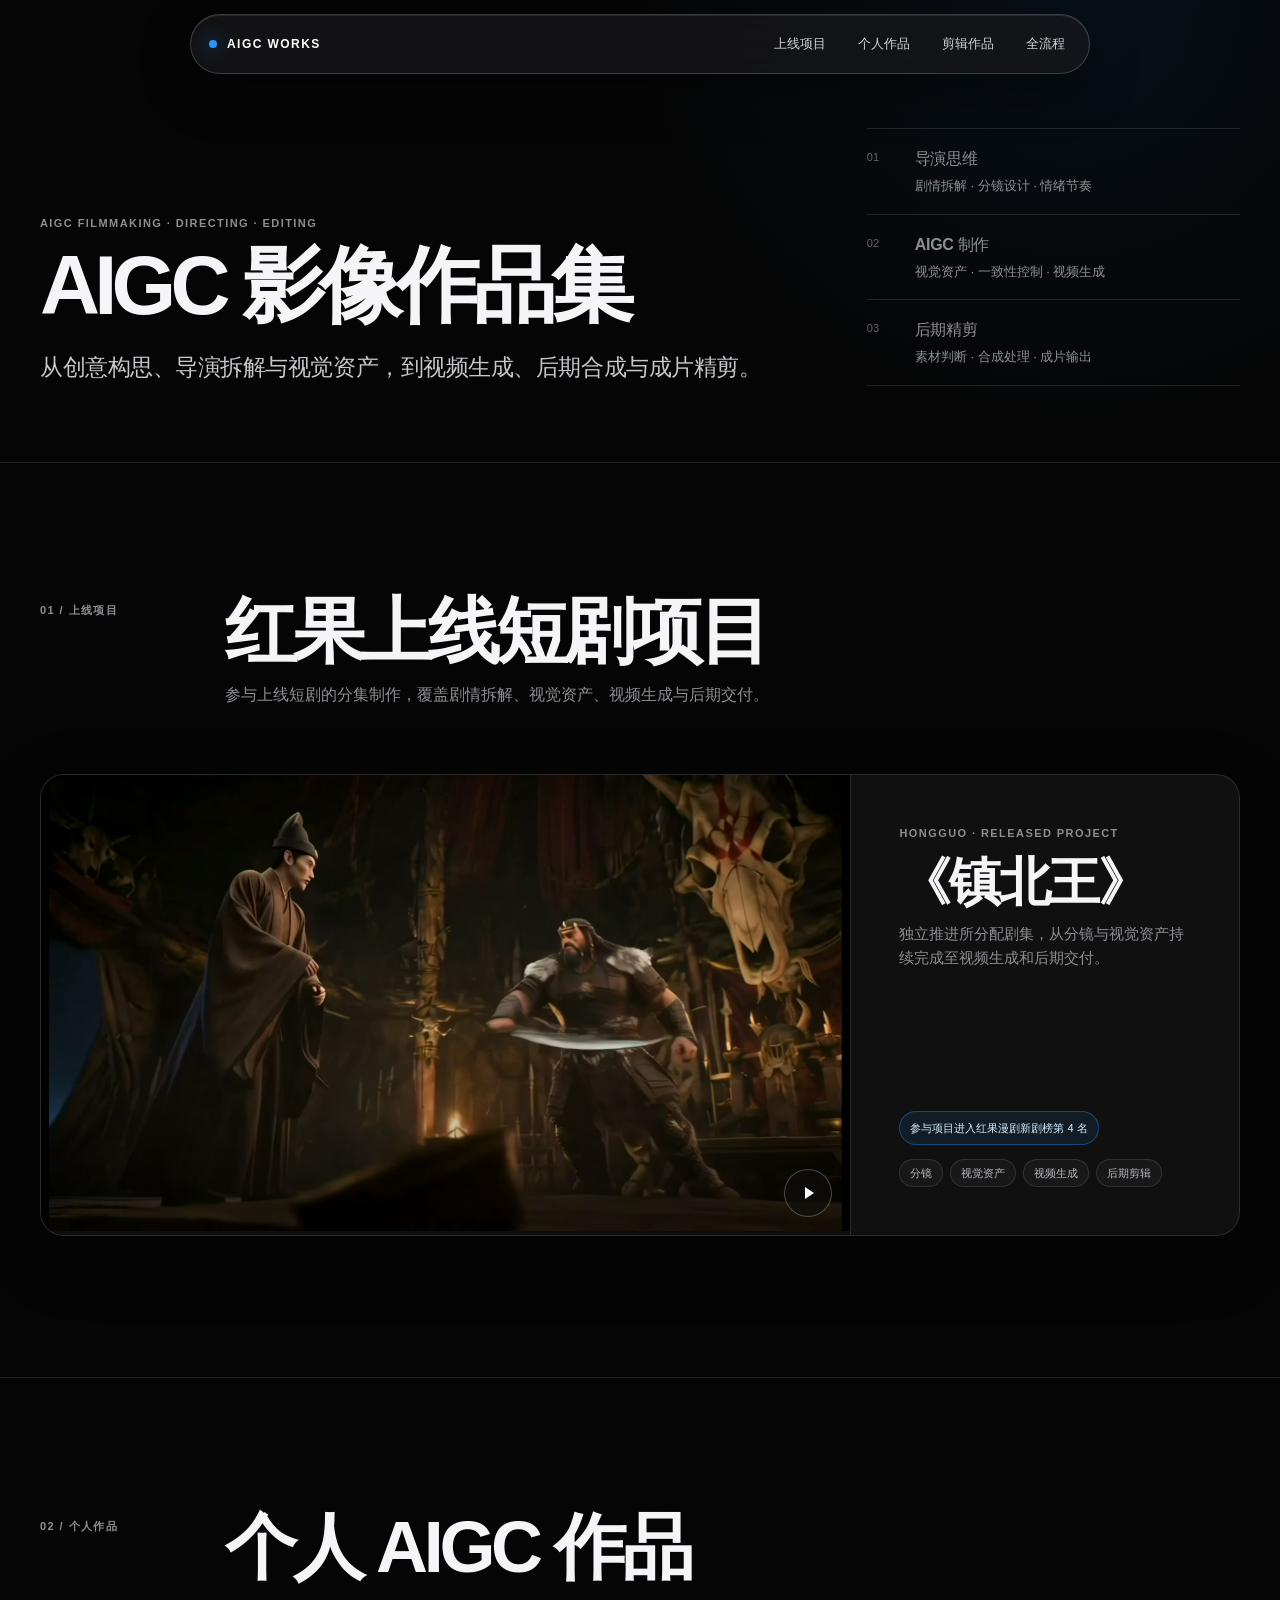
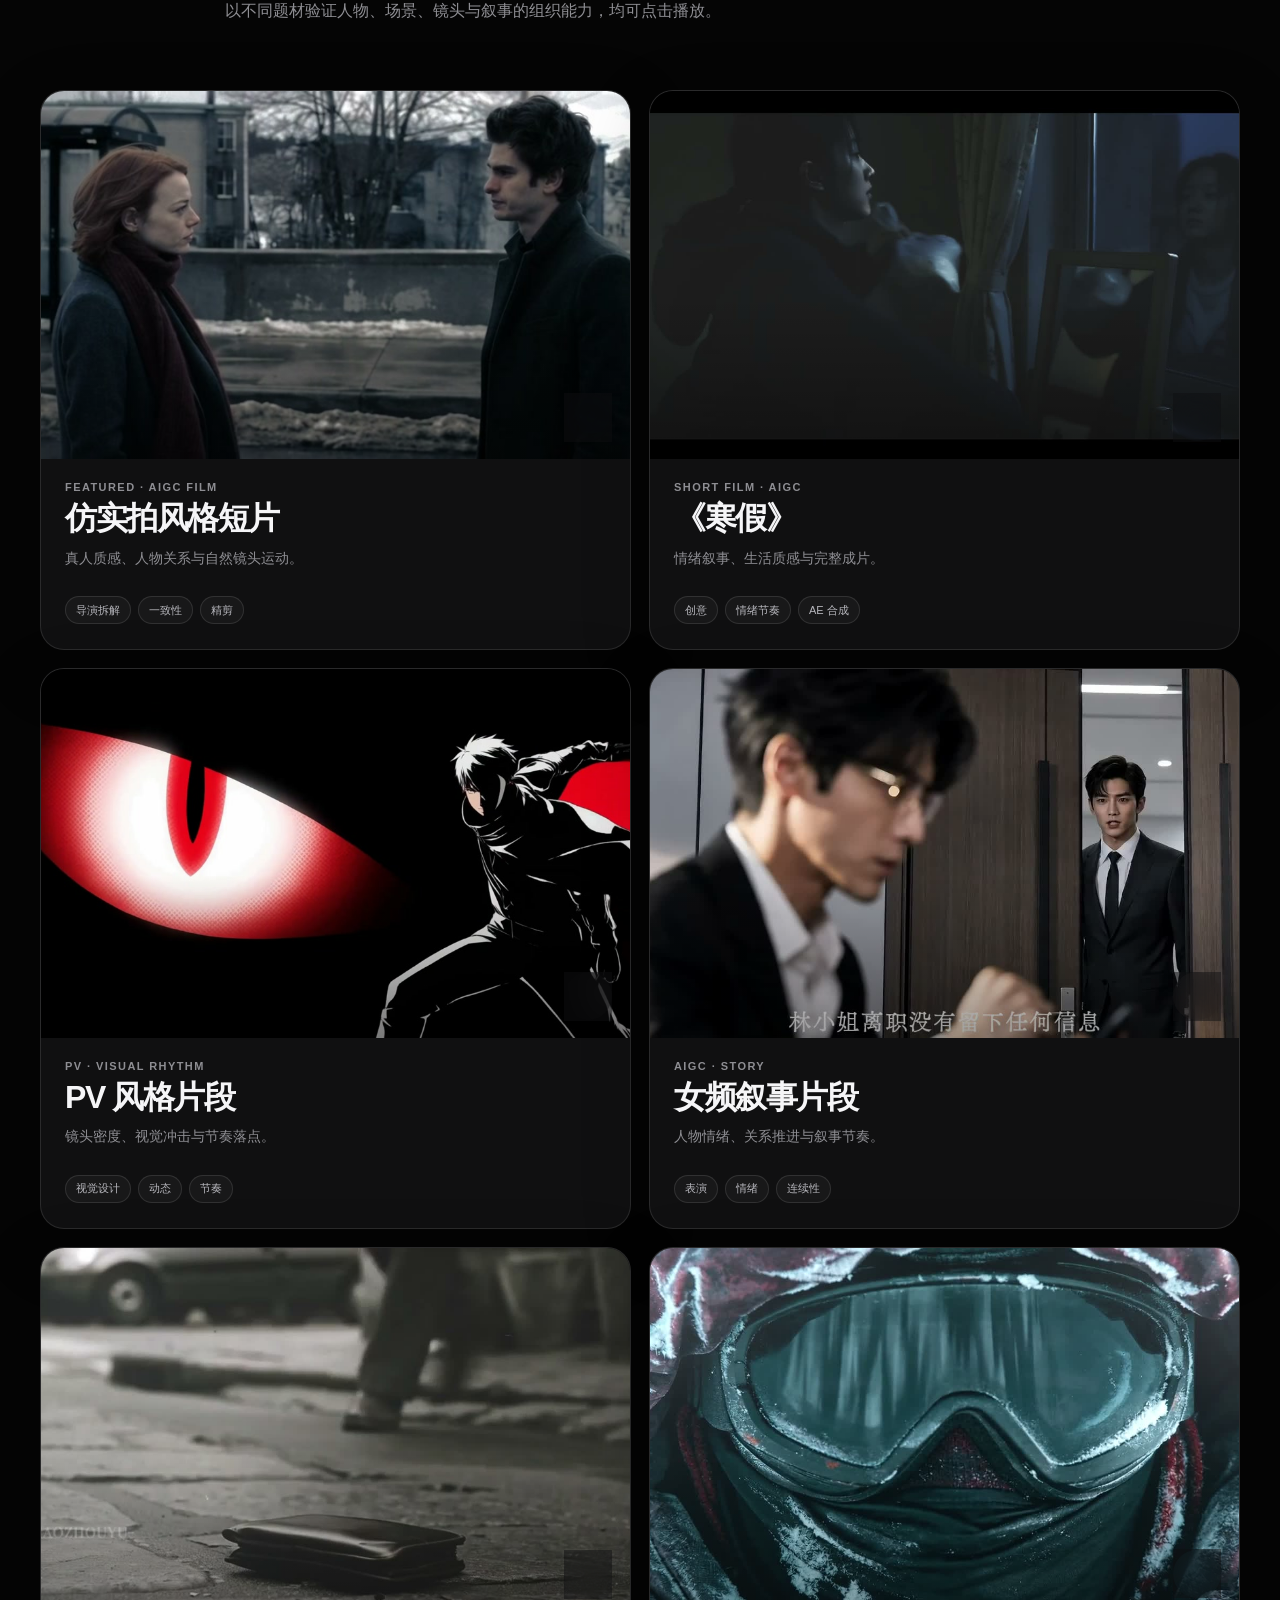
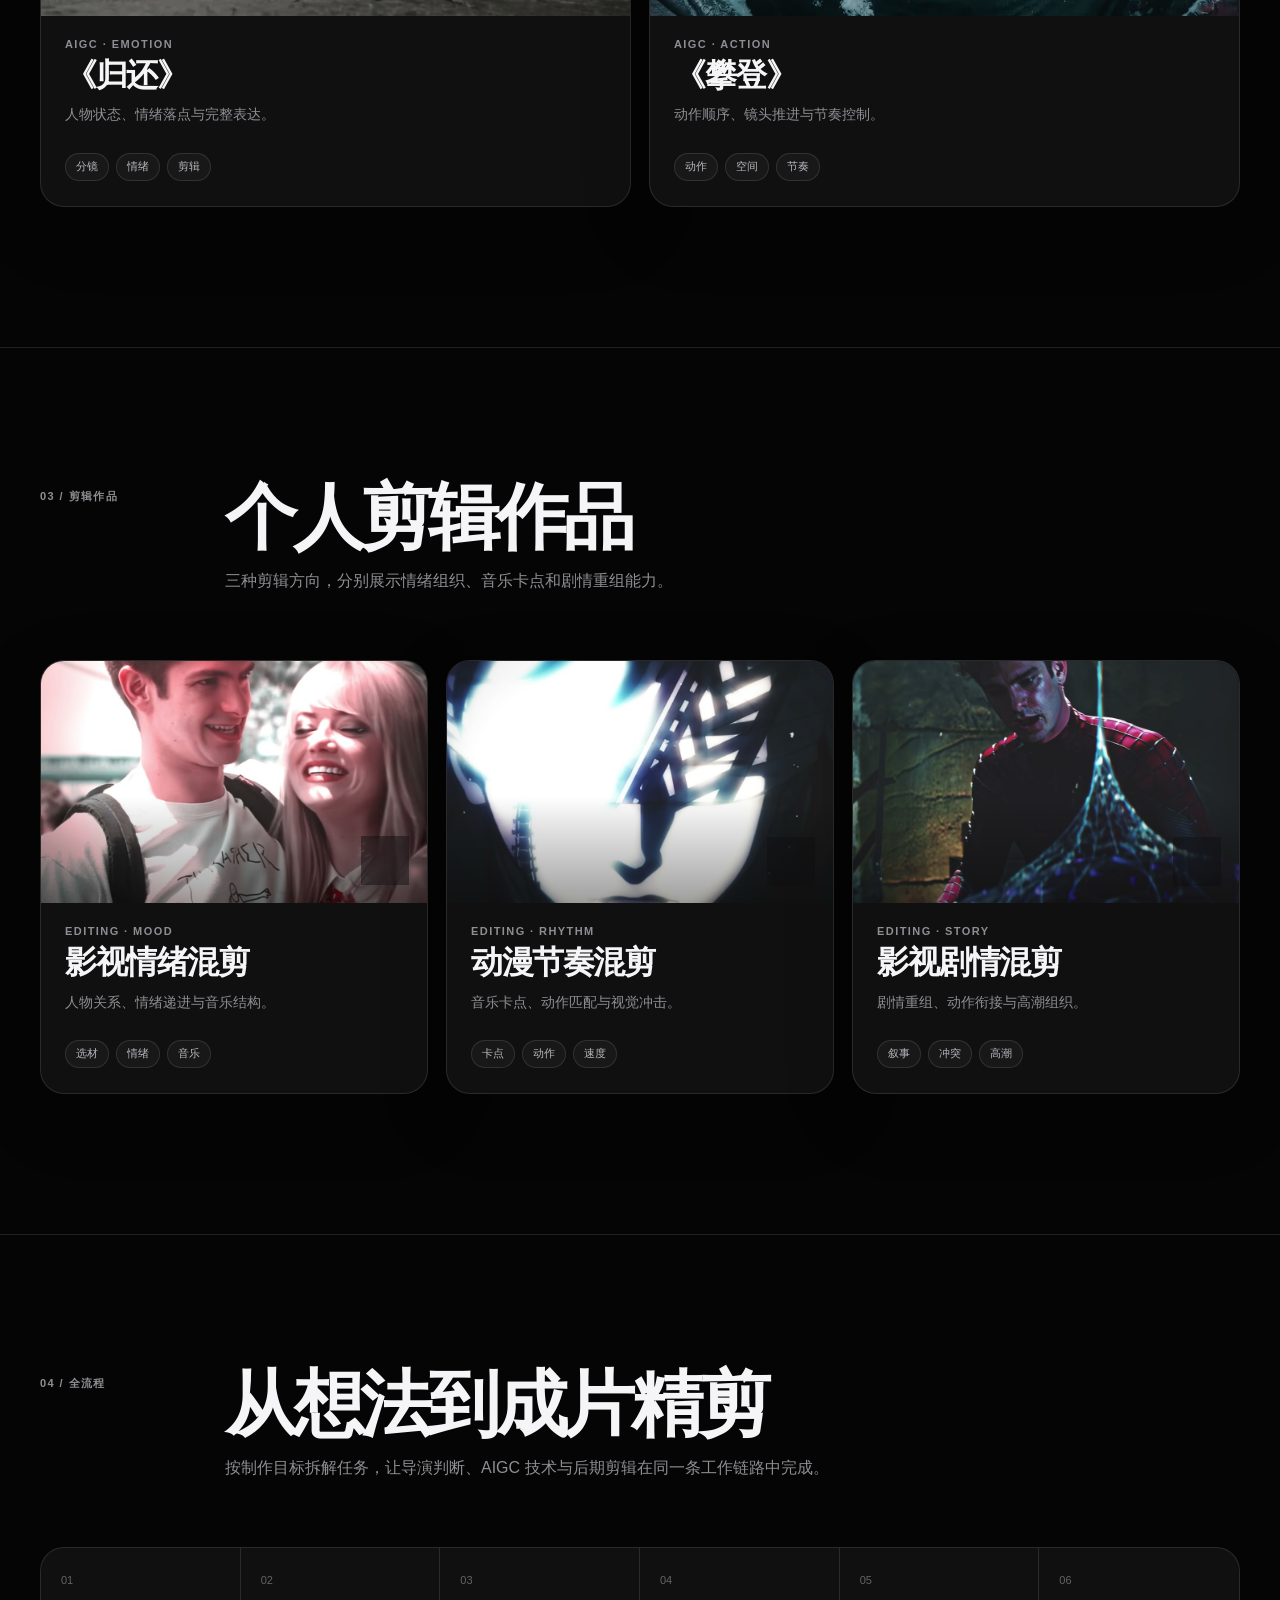
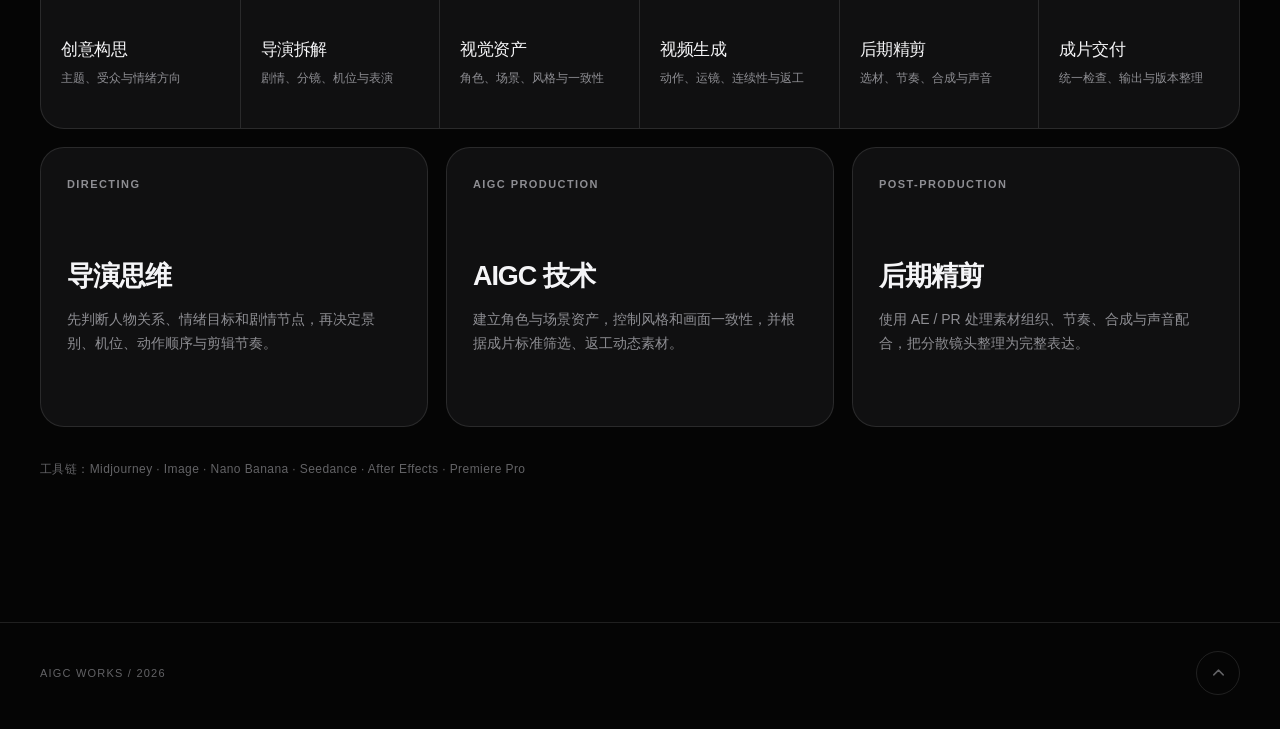
<file: showcase.html>
<!doctype html>
<html lang="zh-CN">
  <head>
    <meta charset="UTF-8" />
    <meta name="viewport" content="width=device-width, initial-scale=1, viewport-fit=cover" />
    <meta name="theme-color" content="#050505" />
    <meta name="robots" content="noindex,nofollow,noarchive" />
    <meta name="description" content="AIGC 影像、上线短剧与个人剪辑作品展示。" />
    <title>AIGC Works — 影像作品集</title>
    <link rel="icon" href="data:image/svg+xml,<svg xmlns='http://www.w3.org/2000/svg' viewBox='0 0 100 100'><circle cx='50' cy='50' r='35' fill='%23f5f5f7'/></svg>" />
    <style>
      :root {
        color-scheme: dark;
        --bg: #050505;
        --surface: #101011;
        --surface-raised: #161618;
        --text: #f5f5f7;
        --secondary: #c7c7cc;
        --muted: #8e8e93;
        --quiet: #636366;
        --line: rgba(255, 255, 255, 0.11);
        --line-strong: rgba(255, 255, 255, 0.2);
        --blue: #2997ff;
        --radius-xl: 32px;
        --radius-lg: 24px;
        --radius-md: 18px;
        --max: 1200px;
      }

      * {
        box-sizing: border-box;
      }

      html {
        scroll-behavior: smooth;
        background: var(--bg);
      }

      body {
        margin: 0;
        min-width: 320px;
        overflow-x: hidden;
        background:
          radial-gradient(circle at 84% 0%, rgba(41, 151, 255, 0.07), transparent 28rem),
          var(--bg);
        color: var(--text);
        font-family: -apple-system, BlinkMacSystemFont, "SF Pro Display", "SF Pro Text", "PingFang SC", "Helvetica Neue", Arial, sans-serif;
        -webkit-font-smoothing: antialiased;
        text-rendering: optimizeLegibility;
      }

      body.dialog-open {
        overflow: hidden;
      }

      img,
      video {
        display: block;
        max-width: 100%;
      }

      button,
      a {
        font: inherit;
      }

      button {
        color: inherit;
      }

      a {
        color: inherit;
        text-decoration: none;
      }

      .skip-link {
        position: fixed;
        top: 10px;
        left: 10px;
        z-index: 100;
        padding: 10px 14px;
        border-radius: 999px;
        background: #fff;
        color: #000;
        transform: translateY(-160%);
        transition: transform 180ms ease;
      }

      .skip-link:focus {
        transform: translateY(0);
      }

      .container {
        width: min(calc(100% - 48px), var(--max));
        margin-inline: auto;
      }

      .site-header {
        position: fixed;
        top: max(14px, env(safe-area-inset-top));
        left: 50%;
        z-index: 50;
        width: min(calc(100% - 32px), 900px);
        transform: translateX(-50%);
      }

      .glass-nav {
        position: relative;
        display: flex;
        align-items: center;
        justify-content: space-between;
        min-height: 58px;
        padding: 7px 9px 7px 18px;
        border: 1px solid rgba(255, 255, 255, 0.18);
        border-radius: 999px;
        background: rgba(24, 24, 27, 0.72);
        box-shadow: 0 16px 50px rgba(0, 0, 0, 0.34), inset 0 1px 0 rgba(255, 255, 255, 0.09);
        -webkit-backdrop-filter: blur(26px) saturate(150%);
        backdrop-filter: blur(26px) saturate(150%);
      }

      .brand {
        display: inline-flex;
        min-height: 44px;
        align-items: center;
        gap: 10px;
        color: #fff;
        font-size: 12px;
        font-weight: 700;
        letter-spacing: 0.12em;
        white-space: nowrap;
      }

      .brand-dot {
        width: 8px;
        height: 8px;
        flex: 0 0 8px;
        border-radius: 50%;
        background: var(--blue);
        box-shadow: 0 0 18px rgba(41, 151, 255, 0.75);
      }

      .nav-links {
        display: flex;
        align-items: center;
        gap: 2px;
      }

      .nav-links a {
        display: grid;
        min-height: 44px;
        place-items: center;
        padding: 0 15px;
        border-radius: 999px;
        color: #d2d2d7;
        font-size: 13px;
        transition: background 180ms ease, color 180ms ease;
      }

      .nav-links a:hover,
      .nav-links a:focus-visible {
        background: rgba(255, 255, 255, 0.09);
        color: #fff;
      }

      .scroll-progress {
        position: absolute;
        right: 24px;
        bottom: -1px;
        left: 24px;
        height: 1px;
        overflow: hidden;
      }

      .scroll-progress span {
        display: block;
        width: 100%;
        height: 100%;
        background: #fff;
        transform: scaleX(0);
        transform-origin: left;
      }

      main {
        overflow: clip;
      }

      section[id] {
        scroll-margin-top: 94px;
      }

      .intro {
        padding: clamp(126px, 10vw, 148px) 0 clamp(58px, 6vw, 76px);
        border-bottom: 1px solid var(--line);
      }

      .intro-grid {
        display: grid;
        grid-template-columns: minmax(0, 1.32fr) minmax(310px, 0.68fr);
        gap: clamp(46px, 8vw, 112px);
        align-items: end;
      }

      .eyebrow,
      .section-index,
      .card-type,
      .dialog-kicker,
      .ability-label {
        color: var(--muted);
        font-size: 11px;
        font-weight: 680;
        letter-spacing: 0.13em;
        text-transform: uppercase;
      }

      .intro h1 {
        max-width: 820px;
        margin: 17px 0 24px;
        font-size: clamp(50px, 6.5vw, 84px);
        font-weight: 610;
        letter-spacing: -0.07em;
        line-height: 0.96;
      }

      .intro-copy {
        max-width: 760px;
        margin: 0;
        color: var(--secondary);
        font-size: clamp(18px, 2vw, 23px);
        letter-spacing: -0.02em;
        line-height: 1.55;
      }

      .discipline-list {
        margin: 0;
        padding: 0;
        border-top: 1px solid var(--line);
        list-style: none;
      }

      .discipline-list li {
        display: grid;
        grid-template-columns: 34px minmax(0, 1fr);
        gap: 14px;
        padding: 18px 0;
        border-bottom: 1px solid var(--line);
      }

      .discipline-list small {
        padding-top: 4px;
        color: var(--quiet);
        font-size: 11px;
        font-variant-numeric: tabular-nums;
      }

      .discipline-list strong {
        display: block;
        margin-bottom: 5px;
        font-size: 16px;
        font-weight: 590;
        letter-spacing: -0.02em;
      }

      .discipline-list li > span {
        color: var(--muted);
        font-size: 13px;
        line-height: 1.5;
      }

      .discipline-list em {
        display: block;
        font-style: normal;
      }

      .work-section,
      .capability-section {
        padding: clamp(88px, 11vw, 144px) 0;
        border-bottom: 1px solid var(--line);
      }

      .section-head {
        display: grid;
        grid-template-columns: 155px minmax(0, 1fr);
        gap: 30px;
        align-items: start;
        margin-bottom: clamp(38px, 6vw, 66px);
      }

      .section-head h2 {
        margin: -8px 0 14px;
        font-size: clamp(40px, 6vw, 72px);
        font-weight: 610;
        letter-spacing: -0.06em;
        line-height: 1;
      }

      .section-head p {
        max-width: 720px;
        margin: 0;
        color: var(--muted);
        font-size: 16px;
        line-height: 1.7;
      }

      .project-grid {
        display: grid;
        gap: 18px;
      }

      .project-grid.two {
        grid-template-columns: repeat(2, minmax(0, 1fr));
      }

      .project-grid.three {
        grid-template-columns: repeat(3, minmax(0, 1fr));
      }

      .project-card {
        position: relative;
        display: flex;
        width: 100%;
        min-width: 0;
        overflow: hidden;
        flex-direction: column;
        padding: 0;
        border: 1px solid var(--line);
        border-radius: var(--radius-lg);
        background: var(--surface);
        color: var(--text);
        text-align: left;
        cursor: pointer;
        box-shadow: 0 20px 70px rgba(0, 0, 0, 0.2);
        transition: transform 260ms cubic-bezier(0.2, 0.75, 0.25, 1), border-color 220ms ease, box-shadow 260ms ease;
      }

      .project-card:hover,
      .project-card:focus-visible {
        transform: translateY(-4px);
        border-color: rgba(255, 255, 255, 0.25);
        box-shadow: 0 30px 84px rgba(0, 0, 0, 0.34);
        outline: none;
      }

      .card-media {
        position: relative;
        display: block;
        overflow: hidden;
        aspect-ratio: 16 / 10;
        background: #151515;
      }

      .card-media::after {
        position: absolute;
        inset: 0;
        background: linear-gradient(180deg, transparent 56%, rgba(0, 0, 0, 0.38));
        content: "";
      }

      .card-media img {
        width: 100%;
        height: 100%;
        object-fit: cover;
        transition: transform 700ms cubic-bezier(0.2, 0.75, 0.25, 1), filter 240ms ease;
      }

      .project-card:hover img,
      .project-card:focus-visible img {
        transform: scale(1.025);
        filter: saturate(1.05);
      }

      .play-button {
        position: absolute;
        right: 18px;
        bottom: 18px;
        z-index: 2;
        display: grid;
        width: 48px;
        height: 48px;
        place-items: center;
        border: 1px solid rgba(255, 255, 255, 0.26);
        border-radius: 50%;
        background: rgba(15, 15, 17, 0.48);
        -webkit-backdrop-filter: blur(18px) saturate(150%);
        backdrop-filter: blur(18px) saturate(150%);
      }

      .play-button::before {
        width: 0;
        height: 0;
        margin-left: 3px;
        border-top: 6px solid transparent;
        border-bottom: 6px solid transparent;
        border-left: 9px solid #fff;
        content: "";
      }

      .card-copy {
        display: flex;
        min-height: 190px;
        flex: 1;
        flex-direction: column;
        padding: 22px 24px 25px;
      }

      .card-copy h3 {
        margin: 8px 0 10px;
        font-size: clamp(23px, 2.6vw, 32px);
        font-weight: 600;
        letter-spacing: -0.045em;
        line-height: 1.12;
      }

      .card-copy p {
        margin: 0;
        color: var(--muted);
        font-size: 14px;
        line-height: 1.65;
      }

      .card-tags {
        display: flex;
        flex-wrap: wrap;
        gap: 7px;
        margin-top: auto;
        padding-top: 20px;
      }

      .card-tags i,
      .result-note {
        display: inline-flex;
        min-height: 28px;
        align-items: center;
        padding: 0 10px;
        border: 1px solid var(--line);
        border-radius: 999px;
        background: rgba(255, 255, 255, 0.035);
        color: #b7b7bd;
        font-size: 11px;
        font-style: normal;
        white-space: nowrap;
      }

      .feature-card {
        display: grid;
        grid-template-columns: minmax(0, 1.5fr) minmax(310px, 0.72fr);
        flex-direction: initial;
      }

      .feature-card .card-media {
        min-height: 460px;
        aspect-ratio: auto;
      }

      .feature-card .card-copy {
        min-height: 460px;
        padding: clamp(28px, 4vw, 48px);
        border-left: 1px solid var(--line);
      }

      .feature-card .card-copy h3 {
        margin-top: 12px;
        font-size: clamp(32px, 4.4vw, 52px);
      }

      .feature-card .card-copy p {
        font-size: 15px;
      }

      .feature-meta {
        display: block;
        margin-top: auto;
        padding-top: 30px;
      }

      .feature-meta .result-note {
        min-height: 34px;
        border-color: rgba(41, 151, 255, 0.36);
        background: rgba(41, 151, 255, 0.09);
        color: #d9edff;
      }

      .feature-meta .card-tags {
        margin-top: 14px;
        padding-top: 0;
      }

      .process-grid {
        display: grid;
        grid-template-columns: repeat(6, minmax(0, 1fr));
        overflow: hidden;
        border: 1px solid var(--line);
        border-radius: var(--radius-lg);
        background: var(--surface);
      }

      .process-step {
        min-height: 180px;
        padding: 22px 20px;
        border-right: 1px solid var(--line);
      }

      .process-step:last-child {
        border-right: 0;
      }

      .process-step span {
        color: var(--quiet);
        font-size: 11px;
        font-variant-numeric: tabular-nums;
      }

      .process-step h3 {
        margin: 50px 0 8px;
        font-size: 17px;
        font-weight: 590;
        letter-spacing: -0.025em;
      }

      .process-step p {
        margin: 0;
        color: var(--muted);
        font-size: 12px;
        line-height: 1.55;
      }

      .ability-grid {
        display: grid;
        grid-template-columns: repeat(3, minmax(0, 1fr));
        gap: 18px;
        margin-top: 18px;
      }

      .ability-card {
        min-height: 280px;
        padding: 26px;
        border: 1px solid var(--line);
        border-radius: var(--radius-lg);
        background: var(--surface);
      }

      .ability-card h3 {
        margin: 66px 0 14px;
        font-size: 27px;
        font-weight: 600;
        letter-spacing: -0.04em;
      }

      .ability-card p {
        margin: 0;
        color: var(--muted);
        font-size: 14px;
        line-height: 1.7;
      }

      .tool-line {
        margin: 32px 0 0;
        color: var(--quiet);
        font-size: 12px;
        letter-spacing: 0.035em;
        line-height: 1.8;
      }

      footer {
        padding: 28px 0 max(34px, env(safe-area-inset-bottom));
      }

      .footer-inner {
        display: flex;
        align-items: center;
        justify-content: space-between;
        gap: 20px;
        color: var(--quiet);
        font-size: 11px;
        letter-spacing: 0.11em;
      }

      .back-top {
        display: grid;
        width: 44px;
        height: 44px;
        place-items: center;
        border: 1px solid var(--line);
        border-radius: 50%;
        transition: background 180ms ease, border-color 180ms ease;
      }

      .back-top:hover,
      .back-top:focus-visible {
        border-color: var(--line-strong);
        background: rgba(255, 255, 255, 0.07);
      }

      .back-top svg,
      .dialog-close svg {
        width: 19px;
        height: 19px;
        fill: none;
        stroke: currentColor;
        stroke-linecap: round;
        stroke-linejoin: round;
        stroke-width: 1.8;
      }

      dialog {
        width: min(calc(100% - 28px), 1020px);
        max-height: calc(100svh - 28px);
        overflow: hidden;
        padding: 0;
        border: 1px solid rgba(255, 255, 255, 0.2);
        border-radius: 28px;
        background: rgba(14, 14, 16, 0.96);
        color: var(--text);
        box-shadow: 0 40px 140px rgba(0, 0, 0, 0.76), inset 0 1px 0 rgba(255, 255, 255, 0.08);
        -webkit-backdrop-filter: blur(28px) saturate(145%);
        backdrop-filter: blur(28px) saturate(145%);
      }

      dialog::backdrop {
        background: rgba(0, 0, 0, 0.76);
        -webkit-backdrop-filter: blur(10px);
        backdrop-filter: blur(10px);
      }

      dialog.is-fallback {
        position: fixed;
        inset: 14px;
        z-index: 90;
        display: block;
        margin: auto;
      }

      .dialog-scroll {
        max-height: calc(100svh - 30px);
        overflow-y: auto;
        overscroll-behavior: contain;
      }

      .dialog-topbar {
        position: sticky;
        top: 0;
        z-index: 4;
        display: flex;
        min-height: 62px;
        align-items: center;
        justify-content: space-between;
        padding: 8px 9px 8px 22px;
        border-bottom: 1px solid var(--line);
        background: rgba(18, 18, 20, 0.86);
        -webkit-backdrop-filter: blur(24px);
        backdrop-filter: blur(24px);
      }

      .dialog-close {
        display: grid;
        width: 44px;
        height: 44px;
        place-items: center;
        border: 1px solid var(--line);
        border-radius: 50%;
        background: rgba(255, 255, 255, 0.06);
        cursor: pointer;
      }

      .dialog-media {
        aspect-ratio: 16 / 9;
        background: #000;
      }

      .dialog-media video {
        width: 100%;
        height: 100%;
        object-fit: contain;
        background: #000;
      }

      .dialog-content {
        padding: clamp(26px, 4vw, 44px);
      }

      .dialog-content h2 {
        margin: 10px 0 14px;
        font-size: clamp(31px, 5vw, 52px);
        font-weight: 610;
        letter-spacing: -0.055em;
        line-height: 1.03;
      }

      .dialog-description {
        max-width: 760px;
        margin: 0;
        color: #b7b7bd;
        font-size: 16px;
        line-height: 1.72;
      }

      .dialog-details {
        display: grid;
        grid-template-columns: repeat(2, minmax(0, 1fr));
        gap: 12px;
        margin-top: 28px;
      }

      .dialog-detail {
        min-height: 112px;
        padding: 18px;
        border: 1px solid var(--line);
        border-radius: var(--radius-md);
        background: rgba(255, 255, 255, 0.025);
      }

      .dialog-detail strong {
        display: block;
        margin-bottom: 9px;
        color: var(--quiet);
        font-size: 10px;
        letter-spacing: 0.12em;
        text-transform: uppercase;
      }

      .dialog-detail span {
        color: #d2d2d7;
        font-size: 14px;
        line-height: 1.65;
      }

      :focus-visible {
        outline: 2px solid #fff;
        outline-offset: 3px;
      }

      @media (max-width: 980px) {
        .feature-card {
          grid-template-columns: 1fr;
        }

        .feature-card .card-media {
          min-height: 0;
          aspect-ratio: 16 / 9;
        }

        .feature-card .card-copy {
          min-height: 330px;
          border-top: 1px solid var(--line);
          border-left: 0;
        }

        .project-grid.three {
          grid-template-columns: repeat(2, minmax(0, 1fr));
        }

        .process-grid {
          grid-template-columns: repeat(3, minmax(0, 1fr));
        }

        .process-step:nth-child(3) {
          border-right: 0;
        }

        .process-step:nth-child(-n + 3) {
          border-bottom: 1px solid var(--line);
        }
      }

      @media (max-width: 760px) {
        .intro-grid {
          grid-template-columns: 1fr;
          gap: 42px;
        }

        .section-head {
          grid-template-columns: 1fr;
          gap: 24px;
        }

        .section-head h2 {
          margin-top: 0;
        }

        .ability-grid {
          grid-template-columns: 1fr;
        }

        .ability-card {
          min-height: 230px;
        }

        .ability-card h3 {
          margin-top: 48px;
        }
      }

      @media (max-width: 680px) {
        .container {
          width: min(calc(100% - 28px), var(--max));
        }

        .site-header {
          top: max(8px, env(safe-area-inset-top));
          width: calc(100% - 16px);
        }

        .glass-nav {
          min-height: 54px;
          padding: 5px 7px;
        }

        .brand {
          width: 40px;
          min-height: 42px;
          justify-content: center;
        }

        .brand-label {
          display: none;
        }

        .nav-links {
          flex: 1;
          justify-content: space-between;
        }

        .nav-links a {
          min-height: 42px;
          padding: 0 8px;
          font-size: 12px;
        }

        .intro {
          padding: 108px 0 52px;
        }

        .intro-grid {
          gap: 28px;
        }

        .intro h1 {
          font-size: clamp(48px, 16vw, 66px);
        }

        .intro-copy {
          font-size: 17px;
        }

        .discipline-list {
          display: grid;
          grid-template-columns: repeat(3, minmax(0, 1fr));
          border-bottom: 1px solid var(--line);
        }

        .discipline-list li {
          display: block;
          padding: 14px 8px;
          border-right: 1px solid var(--line);
          border-bottom: 0;
          text-align: center;
        }

        .discipline-list li:first-child {
          padding-left: 0;
        }

        .discipline-list li:last-child {
          padding-right: 0;
          border-right: 0;
        }

        .discipline-list small,
        .discipline-list em {
          display: none;
        }

        .discipline-list strong {
          margin: 0;
          font-size: 12px;
          white-space: nowrap;
        }

        .work-section,
        .capability-section {
          padding: 68px 0;
        }

        .section-head {
          margin-bottom: 30px;
        }

        .section-head h2 {
          font-size: 44px;
        }

        .project-grid.two,
        .project-grid.three {
          grid-template-columns: 1fr;
        }

        .project-card,
        .feature-card {
          border-radius: 20px;
        }

        .card-copy,
        .feature-card .card-copy {
          min-height: 0;
          padding: 20px 20px 23px;
        }

        .card-tags {
          margin-top: 20px;
        }

        .feature-meta {
          margin-top: 26px;
          padding-top: 0;
        }

        .process-grid {
          grid-template-columns: repeat(2, minmax(0, 1fr));
        }

        .process-step {
          min-height: 165px;
          padding: 19px 17px;
        }

        .process-step:nth-child(2n) {
          border-right: 0;
        }

        .process-step:nth-child(3) {
          border-right: 1px solid var(--line);
        }

        .process-step:nth-child(-n + 4) {
          border-bottom: 1px solid var(--line);
        }

        .process-step h3 {
          margin-top: 42px;
        }

        .dialog-details {
          grid-template-columns: 1fr;
        }

        dialog {
          width: calc(100% - 12px);
          max-height: calc(100svh - 12px);
          border-radius: 22px;
        }

        .dialog-scroll {
          max-height: calc(100svh - 14px);
        }
      }

      @media (prefers-reduced-motion: reduce) {
        html {
          scroll-behavior: auto;
        }

        *,
        *::before,
        *::after {
          scroll-behavior: auto !important;
          transition-duration: 0.01ms !important;
        }
      }
    </style>
  </head>
  <body>
    <a class="skip-link" href="#main-content">跳到主要内容</a>

    <header class="site-header">
      <nav class="glass-nav" aria-label="页面导航">
        <a class="brand" href="#top" aria-label="返回顶部"><span class="brand-dot" aria-hidden="true"></span><span class="brand-label">AIGC WORKS</span></a>
        <div class="nav-links">
          <a href="#hongguo">上线项目</a>
          <a href="#personal">个人作品</a>
          <a href="#editing">剪辑作品</a>
          <a href="#capability">全流程</a>
        </div>
        <div class="scroll-progress" aria-hidden="true"><span data-progress></span></div>
      </nav>
    </header>

    <main id="main-content">
      <section class="intro" id="top" aria-labelledby="intro-title">
        <div class="container intro-grid">
          <div>
            <p class="eyebrow">AIGC FILMMAKING · DIRECTING · EDITING</p>
            <h1 id="intro-title">AIGC 影像作品集</h1>
            <p class="intro-copy">从创意构思、导演拆解与视觉资产，到视频生成、后期合成与成片精剪。</p>
          </div>
          <ol class="discipline-list" aria-label="核心能力">
            <li><small>01</small><span><strong>导演思维</strong><em>剧情拆解 · 分镜设计 · 情绪节奏</em></span></li>
            <li><small>02</small><span><strong>AIGC 制作</strong><em>视觉资产 · 一致性控制 · 视频生成</em></span></li>
            <li><small>03</small><span><strong>后期精剪</strong><em>素材判断 · 合成处理 · 成片输出</em></span></li>
          </ol>
        </div>
      </section>

      <section class="work-section" id="hongguo" aria-labelledby="hongguo-title">
        <div class="container">
          <header class="section-head">
            <span class="section-index">01 / 上线项目</span>
            <div><h2 id="hongguo-title">红果上线短剧项目</h2><p>参与上线短剧的分集制作，覆盖剧情拆解、视觉资产、视频生成与后期交付。</p></div>
          </header>

          <button class="project-card feature-card" type="button" data-title="《镇北王》· 上线短剧项目" data-category="红果上线短剧项目" data-poster="https://ccone0619-cpu.github.io/assets/images/zhenbei-king-poster.jpg" data-video="https://ccone0619-cpu.github.io/assets/videos/zhenbei-king-web.mp4" data-description="负责所分配剧集的完整制作：从剧情与人物关系拆解开始，完成分镜、视觉资产、视频生成、镜头筛选及后期成片。" data-role="剧情拆解 · 分镜设计 · 视觉资产 · AI 视频生成 · 后期剪辑" data-focus="人物关系、情绪节奏、动作连续性与画面统一" aria-label="播放《镇北王》上线短剧项目">
            <span class="card-media"><img src="https://ccone0619-cpu.github.io/assets/images/zhenbei-king-poster.jpg" alt="《镇北王》短剧项目封面" decoding="async" fetchpriority="high" /><i class="play-button" aria-hidden="true"></i></span>
            <span class="card-copy">
              <span><span class="card-type">HONGGUO · RELEASED PROJECT</span><h3>《镇北王》</h3><p>独立推进所分配剧集，从分镜与视觉资产持续完成至视频生成和后期交付。</p></span>
              <span class="feature-meta"><span class="result-note">参与项目进入红果漫剧新剧榜第 4 名</span><span class="card-tags"><i>分镜</i><i>视觉资产</i><i>视频生成</i><i>后期剪辑</i></span></span>
            </span>
          </button>
        </div>
      </section>

      <section class="work-section" id="personal" aria-labelledby="personal-title">
        <div class="container">
          <header class="section-head">
            <span class="section-index">02 / 个人作品</span>
            <div><h2 id="personal-title">个人 AIGC 作品</h2><p>以不同题材验证人物、场景、镜头与叙事的组织能力，均可点击播放。</p></div>
          </header>

          <div class="project-grid two">
            <button class="project-card" type="button" data-title="仿实拍风格短片" data-category="个人代表作" data-poster="https://ccone0619-cpu.github.io/assets/images/fang-shoot-poster.jpg" data-video="https://ccone-1439577316.cos.ap-guangzhou.myqcloud.com/videos/%E4%BB%BF%E5%AE%9E%E6%8B%8D.mp4" data-description="以接近实拍的画面质感组织人物关系与场景氛围，完成镜头设计、动态控制、素材筛选和最终剪辑。" data-role="视觉设定 · 镜头组织 · AI 视频生成 · 后期精剪" data-focus="真人质感、人物关系、自然运动与镜头连续性" aria-label="播放仿实拍风格短片">
              <span class="card-media"><img src="https://ccone0619-cpu.github.io/assets/images/fang-shoot-poster.jpg" alt="仿实拍风格短片封面" loading="lazy" decoding="async" /><i class="play-button" aria-hidden="true"></i></span>
              <span class="card-copy"><span class="card-type">FEATURED · AIGC FILM</span><h3>仿实拍风格短片</h3><p>真人质感、人物关系与自然镜头运动。</p><span class="card-tags"><i>导演拆解</i><i>一致性</i><i>精剪</i></span></span>
            </button>

            <button class="project-card" type="button" data-title="《寒假》" data-category="个人微电影" data-poster="https://ccone0619-cpu.github.io/assets/images/holiday-poster.jpg" data-video="https://ccone0619-cpu.github.io/assets/videos/holiday-web-hq.mp4" data-description="以返乡与亲情为情绪核心，通过画面设定、镜头生成、素材判断、后期合成和声音配合完成完整短片。" data-role="创意构思 · 视觉资产 · AI 视频生成 · AE 合成 · 剪辑" data-focus="情绪递进、生活质感、镜头衔接与完整叙事" aria-label="播放《寒假》">
              <span class="card-media"><img src="https://ccone0619-cpu.github.io/assets/images/holiday-poster.jpg" alt="《寒假》微电影封面" loading="lazy" decoding="async" /><i class="play-button" aria-hidden="true"></i></span>
              <span class="card-copy"><span class="card-type">SHORT FILM · AIGC</span><h3>《寒假》</h3><p>情绪叙事、生活质感与完整成片。</p><span class="card-tags"><i>创意</i><i>情绪节奏</i><i>AE 合成</i></span></span>
            </button>

            <button class="project-card" type="button" data-title="PV 风格片段" data-category="个人作品" data-poster="https://ccone0619-cpu.github.io/assets/images/fangpv-poster.jpg" data-video="https://ccone-1439577316.cos.ap-guangzhou.myqcloud.com/videos/%E4%BB%BFpv.mp4" data-description="面向 PV 视觉表达完成画面组织与节奏设计，通过镜头密度、运动关系和剪辑落点建立观看节奏。" data-role="视觉设计 · AI 视频生成 · 节奏剪辑 · 成片输出" data-focus="镜头密度、视觉冲击、音乐落点与画面统一" aria-label="播放 PV 风格片段">
              <span class="card-media"><img src="https://ccone0619-cpu.github.io/assets/images/fangpv-poster.jpg" alt="PV 风格片段封面" loading="lazy" decoding="async" /><i class="play-button" aria-hidden="true"></i></span>
              <span class="card-copy"><span class="card-type">PV · VISUAL RHYTHM</span><h3>PV 风格片段</h3><p>镜头密度、视觉冲击与节奏落点。</p><span class="card-tags"><i>视觉设计</i><i>动态</i><i>节奏</i></span></span>
            </button>

            <button class="project-card" type="button" data-title="女频叙事片段" data-category="个人作品" data-poster="https://ccone0619-cpu.github.io/assets/images/women-poster.jpg" data-video="https://ccone0619-cpu.github.io/assets/videos/women-web.mp4" data-description="围绕女频人物关系与情绪变化设计镜头，完成视觉生成、动态素材组织与后期剪辑。" data-role="人物关系拆解 · 视觉生成 · 情绪衔接 · 后期剪辑" data-focus="表演情绪、关系推进、镜头衔接与叙事节奏" aria-label="播放女频叙事片段">
              <span class="card-media"><img src="https://ccone0619-cpu.github.io/assets/images/women-poster.jpg" alt="女频叙事片段封面" loading="lazy" decoding="async" /><i class="play-button" aria-hidden="true"></i></span>
              <span class="card-copy"><span class="card-type">AIGC · STORY</span><h3>女频叙事片段</h3><p>人物情绪、关系推进与叙事节奏。</p><span class="card-tags"><i>表演</i><i>情绪</i><i>连续性</i></span></span>
            </button>

            <button class="project-card" type="button" data-title="《归还》" data-category="个人作品" data-poster="https://ccone0619-cpu.github.io/assets/images/return-poster.jpg" data-video="https://ccone0619-cpu.github.io/assets/videos/return-web.mp4" data-description="以人物情绪为核心组织视觉素材与动态镜头，通过镜头筛选和剪辑完成完整剧情表达。" data-role="分镜组织 · 视觉生成 · 情绪剪辑 · 成片输出" data-focus="人物状态、情绪落点、画面统一与叙事完整性" aria-label="播放《归还》">
              <span class="card-media"><img src="https://ccone0619-cpu.github.io/assets/images/return-poster.jpg" alt="《归还》作品封面" loading="lazy" decoding="async" /><i class="play-button" aria-hidden="true"></i></span>
              <span class="card-copy"><span class="card-type">AIGC · EMOTION</span><h3>《归还》</h3><p>人物状态、情绪落点与完整表达。</p><span class="card-tags"><i>分镜</i><i>情绪</i><i>剪辑</i></span></span>
            </button>

            <button class="project-card" type="button" data-title="《攀登》" data-category="个人作品" data-poster="https://ccone0619-cpu.github.io/assets/images/climb-poster.jpg" data-video="https://ccone0619-cpu.github.io/assets/videos/climb-web.mp4" data-description="以动作与成长为主题设计镜头推进，重点处理动作连续性、动态节奏与后期衔接。" data-role="镜头设计 · AI 视频生成 · 动作连续性 · 节奏剪辑" data-focus="动作顺序、空间关系、镜头推进与节奏控制" aria-label="播放《攀登》">
              <span class="card-media"><img src="https://ccone0619-cpu.github.io/assets/images/climb-poster.jpg" alt="《攀登》作品封面" loading="lazy" decoding="async" /><i class="play-button" aria-hidden="true"></i></span>
              <span class="card-copy"><span class="card-type">AIGC · ACTION</span><h3>《攀登》</h3><p>动作顺序、镜头推进与节奏控制。</p><span class="card-tags"><i>动作</i><i>空间</i><i>节奏</i></span></span>
            </button>
          </div>
        </div>
      </section>

      <section class="work-section" id="editing" aria-labelledby="editing-title">
        <div class="container">
          <header class="section-head">
            <span class="section-index">03 / 剪辑作品</span>
            <div><h2 id="editing-title">个人剪辑作品</h2><p>三种剪辑方向，分别展示情绪组织、音乐卡点和剧情重组能力。</p></div>
          </header>

          <div class="project-grid three">
            <button class="project-card" type="button" data-title="影视情绪混剪" data-category="个人剪辑作品" data-poster="https://ccone0619-cpu.github.io/assets/images/editing-pt1-poster.jpg" data-video="https://ccone-1439577316.cos.ap-guangzhou.myqcloud.com/videos/%E5%89%AA%E8%BE%91pt1.mp4" data-description="围绕人物关系与情绪变化筛选素材，通过音乐结构、镜头呼吸和画面统一建立情绪表达。" data-role="素材筛选 · 音乐结构 · 情绪节奏 · 画面统一" data-focus="人物关系、情绪递进、镜头呼吸与音乐配合" aria-label="播放影视情绪混剪">
              <span class="card-media"><img src="https://ccone0619-cpu.github.io/assets/images/editing-pt1-poster.jpg" alt="影视情绪混剪封面" loading="lazy" decoding="async" /><i class="play-button" aria-hidden="true"></i></span>
              <span class="card-copy"><span class="card-type">EDITING · MOOD</span><h3>影视情绪混剪</h3><p>人物关系、情绪递进与音乐结构。</p><span class="card-tags"><i>选材</i><i>情绪</i><i>音乐</i></span></span>
            </button>

            <button class="project-card" type="button" data-title="动漫节奏混剪" data-category="个人剪辑作品" data-poster="https://ccone0619-cpu.github.io/assets/images/anime-mix-pt2-poster.jpg" data-video="https://ccone-1439577316.cos.ap-guangzhou.myqcloud.com/videos/%E5%8A%A8%E6%BC%AB%E6%B7%B7%E5%89%AApt2.mp4" data-description="使用高密度镜头切换和音乐卡点组织画面，在短时长内建立动作衔接与视觉冲击。" data-role="素材重组 · 音乐卡点 · 动作衔接 · 节奏剪辑" data-focus="切点准确度、动作匹配、速度变化与视觉冲击" aria-label="播放动漫节奏混剪">
              <span class="card-media"><img src="https://ccone0619-cpu.github.io/assets/images/anime-mix-pt2-poster.jpg" alt="动漫节奏混剪封面" loading="lazy" decoding="async" /><i class="play-button" aria-hidden="true"></i></span>
              <span class="card-copy"><span class="card-type">EDITING · RHYTHM</span><h3>动漫节奏混剪</h3><p>音乐卡点、动作匹配与视觉冲击。</p><span class="card-tags"><i>卡点</i><i>动作</i><i>速度</i></span></span>
            </button>

            <button class="project-card" type="button" data-title="影视剧情混剪" data-category="个人剪辑作品" data-poster="https://ccone0619-cpu.github.io/assets/images/editing-pt3-poster.jpg" data-video="https://ccone-1439577316.cos.ap-guangzhou.myqcloud.com/videos/%E5%89%AA%E8%BE%91pt3.mp4" data-description="围绕人物冲突重新组织素材，通过动作匹配、节奏加速和情绪落点完成短片表达。" data-role="剧情重组 · 动作衔接 · 节奏推进 · 高潮设计" data-focus="信息取舍、冲突建立、动作匹配与高潮组织" aria-label="播放影视剧情混剪">
              <span class="card-media"><img src="https://ccone0619-cpu.github.io/assets/images/editing-pt3-poster.jpg" alt="影视剧情混剪封面" loading="lazy" decoding="async" /><i class="play-button" aria-hidden="true"></i></span>
              <span class="card-copy"><span class="card-type">EDITING · STORY</span><h3>影视剧情混剪</h3><p>剧情重组、动作衔接与高潮组织。</p><span class="card-tags"><i>叙事</i><i>冲突</i><i>高潮</i></span></span>
            </button>
          </div>
        </div>
      </section>

      <section class="capability-section" id="capability" aria-labelledby="capability-title">
        <div class="container">
          <header class="section-head">
            <span class="section-index">04 / 全流程</span>
            <div><h2 id="capability-title">从想法到成片精剪</h2><p>按制作目标拆解任务，让导演判断、AIGC 技术与后期剪辑在同一条工作链路中完成。</p></div>
          </header>

          <div class="process-grid" aria-label="完整制作流程">
            <article class="process-step"><span>01</span><h3>创意构思</h3><p>主题、受众与情绪方向</p></article>
            <article class="process-step"><span>02</span><h3>导演拆解</h3><p>剧情、分镜、机位与表演</p></article>
            <article class="process-step"><span>03</span><h3>视觉资产</h3><p>角色、场景、风格与一致性</p></article>
            <article class="process-step"><span>04</span><h3>视频生成</h3><p>动作、运镜、连续性与返工</p></article>
            <article class="process-step"><span>05</span><h3>后期精剪</h3><p>选材、节奏、合成与声音</p></article>
            <article class="process-step"><span>06</span><h3>成片交付</h3><p>统一检查、输出与版本整理</p></article>
          </div>

          <div class="ability-grid">
            <article class="ability-card"><span class="ability-label">DIRECTING</span><h3>导演思维</h3><p>先判断人物关系、情绪目标和剧情节点，再决定景别、机位、动作顺序与剪辑节奏。</p></article>
            <article class="ability-card"><span class="ability-label">AIGC PRODUCTION</span><h3>AIGC 技术</h3><p>建立角色与场景资产，控制风格和画面一致性，并根据成片标准筛选、返工动态素材。</p></article>
            <article class="ability-card"><span class="ability-label">POST-PRODUCTION</span><h3>后期精剪</h3><p>使用 AE / PR 处理素材组织、节奏、合成与声音配合，把分散镜头整理为完整表达。</p></article>
          </div>
          <p class="tool-line">工具链：Midjourney · Image · Nano Banana · Seedance · After Effects · Premiere Pro</p>
        </div>
      </section>
    </main>

    <footer>
      <div class="container footer-inner"><span>AIGC WORKS / 2026</span><a class="back-top" href="#top" aria-label="返回顶部"><svg viewBox="0 0 24 24" aria-hidden="true"><path d="m6 15 6-6 6 6" /></svg></a></div>
    </footer>

    <dialog id="work-dialog" aria-labelledby="dialog-title">
      <div class="dialog-scroll">
        <header class="dialog-topbar"><span class="dialog-kicker">PROJECT VIEW</span><button class="dialog-close" type="button" data-dialog-close aria-label="关闭作品详情"><svg viewBox="0 0 24 24" aria-hidden="true"><path d="m6 6 12 12M18 6 6 18" /></svg></button></header>
        <div class="dialog-media" data-dialog-media></div>
        <div class="dialog-content">
          <p class="dialog-kicker" data-dialog-category></p>
          <h2 id="dialog-title" data-dialog-title></h2>
          <p class="dialog-description" data-dialog-description></p>
          <div class="dialog-details">
            <div class="dialog-detail"><strong>制作范围</strong><span data-dialog-role></span></div>
            <div class="dialog-detail"><strong>创作重点</strong><span data-dialog-focus></span></div>
          </div>
        </div>
      </div>
    </dialog>

    <noscript><p class="container">请开启 JavaScript 以播放作品视频。</p></noscript>
    <script>
      (() => {
        const dialog = document.querySelector("#work-dialog");
        const media = dialog.querySelector("[data-dialog-media]");
        const title = dialog.querySelector("[data-dialog-title]");
        const category = dialog.querySelector("[data-dialog-category]");
        const description = dialog.querySelector("[data-dialog-description]");
        const role = dialog.querySelector("[data-dialog-role]");
        const focus = dialog.querySelector("[data-dialog-focus]");
        let lastTrigger = null;

        const closeDialog = () => {
          const video = media.querySelector("video");
          if (video) video.pause();
          media.replaceChildren();
          if (dialog.classList.contains("is-fallback")) {
            dialog.removeAttribute("open");
            dialog.classList.remove("is-fallback");
          } else if (dialog.open) {
            dialog.close();
          }
          document.body.classList.remove("dialog-open");
          if (lastTrigger) lastTrigger.focus({ preventScroll: true });
        };

        const openDialog = (card) => {
          lastTrigger = card;
          title.textContent = card.dataset.title;
          category.textContent = card.dataset.category;
          description.textContent = card.dataset.description;
          role.textContent = card.dataset.role;
          focus.textContent = card.dataset.focus;

          const video = document.createElement("video");
          video.controls = true;
          video.playsInline = true;
          video.preload = "metadata";
          video.poster = card.dataset.poster;
          video.setAttribute("aria-label", `播放${card.dataset.title}`);
          const source = document.createElement("source");
          source.src = card.dataset.video;
          source.type = "video/mp4";
          video.append(source, document.createTextNode("当前浏览器不支持视频播放。"));
          media.replaceChildren(video);

          if (typeof dialog.showModal === "function") dialog.showModal();
          else {
            dialog.classList.add("is-fallback");
            dialog.setAttribute("open", "");
          }
          document.body.classList.add("dialog-open");
        };

        document.querySelectorAll(".project-card").forEach((card) => card.addEventListener("click", () => openDialog(card)));
        dialog.querySelector("[data-dialog-close]").addEventListener("click", closeDialog);
        dialog.addEventListener("cancel", (event) => {
          event.preventDefault();
          closeDialog();
        });
        dialog.addEventListener("click", (event) => {
          if (event.target === dialog) closeDialog();
        });
        document.addEventListener("keydown", (event) => {
          if (event.key === "Escape" && dialog.classList.contains("is-fallback")) closeDialog();
        });

        const progress = document.querySelector("[data-progress]");
        const updateProgress = () => {
          const height = document.documentElement.scrollHeight - window.innerHeight;
          const value = height > 0 ? Math.min(window.scrollY / height, 1) : 0;
          progress.style.transform = `scaleX(${value})`;
        };
        updateProgress();
        window.addEventListener("scroll", updateProgress, { passive: true });
        window.addEventListener("resize", updateProgress);
      })();
    </script>
  </body>
</html>
</file>
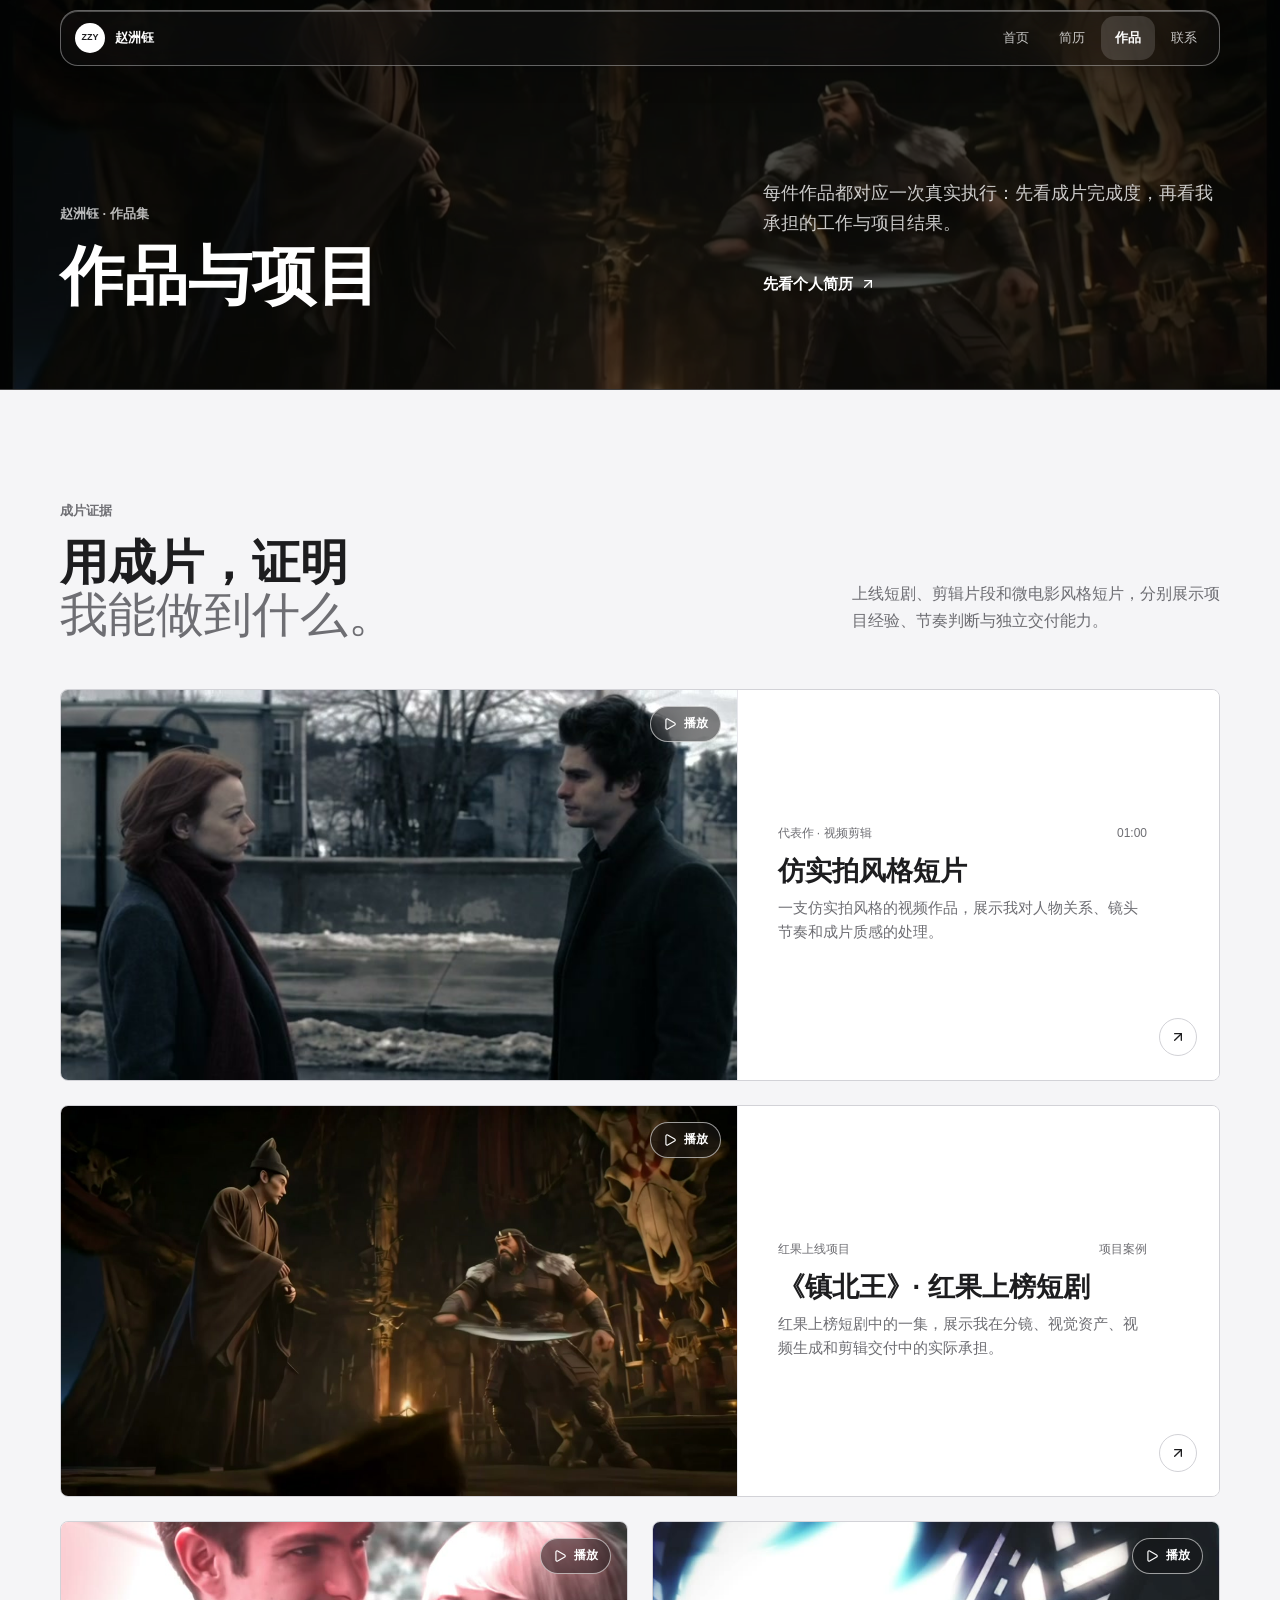
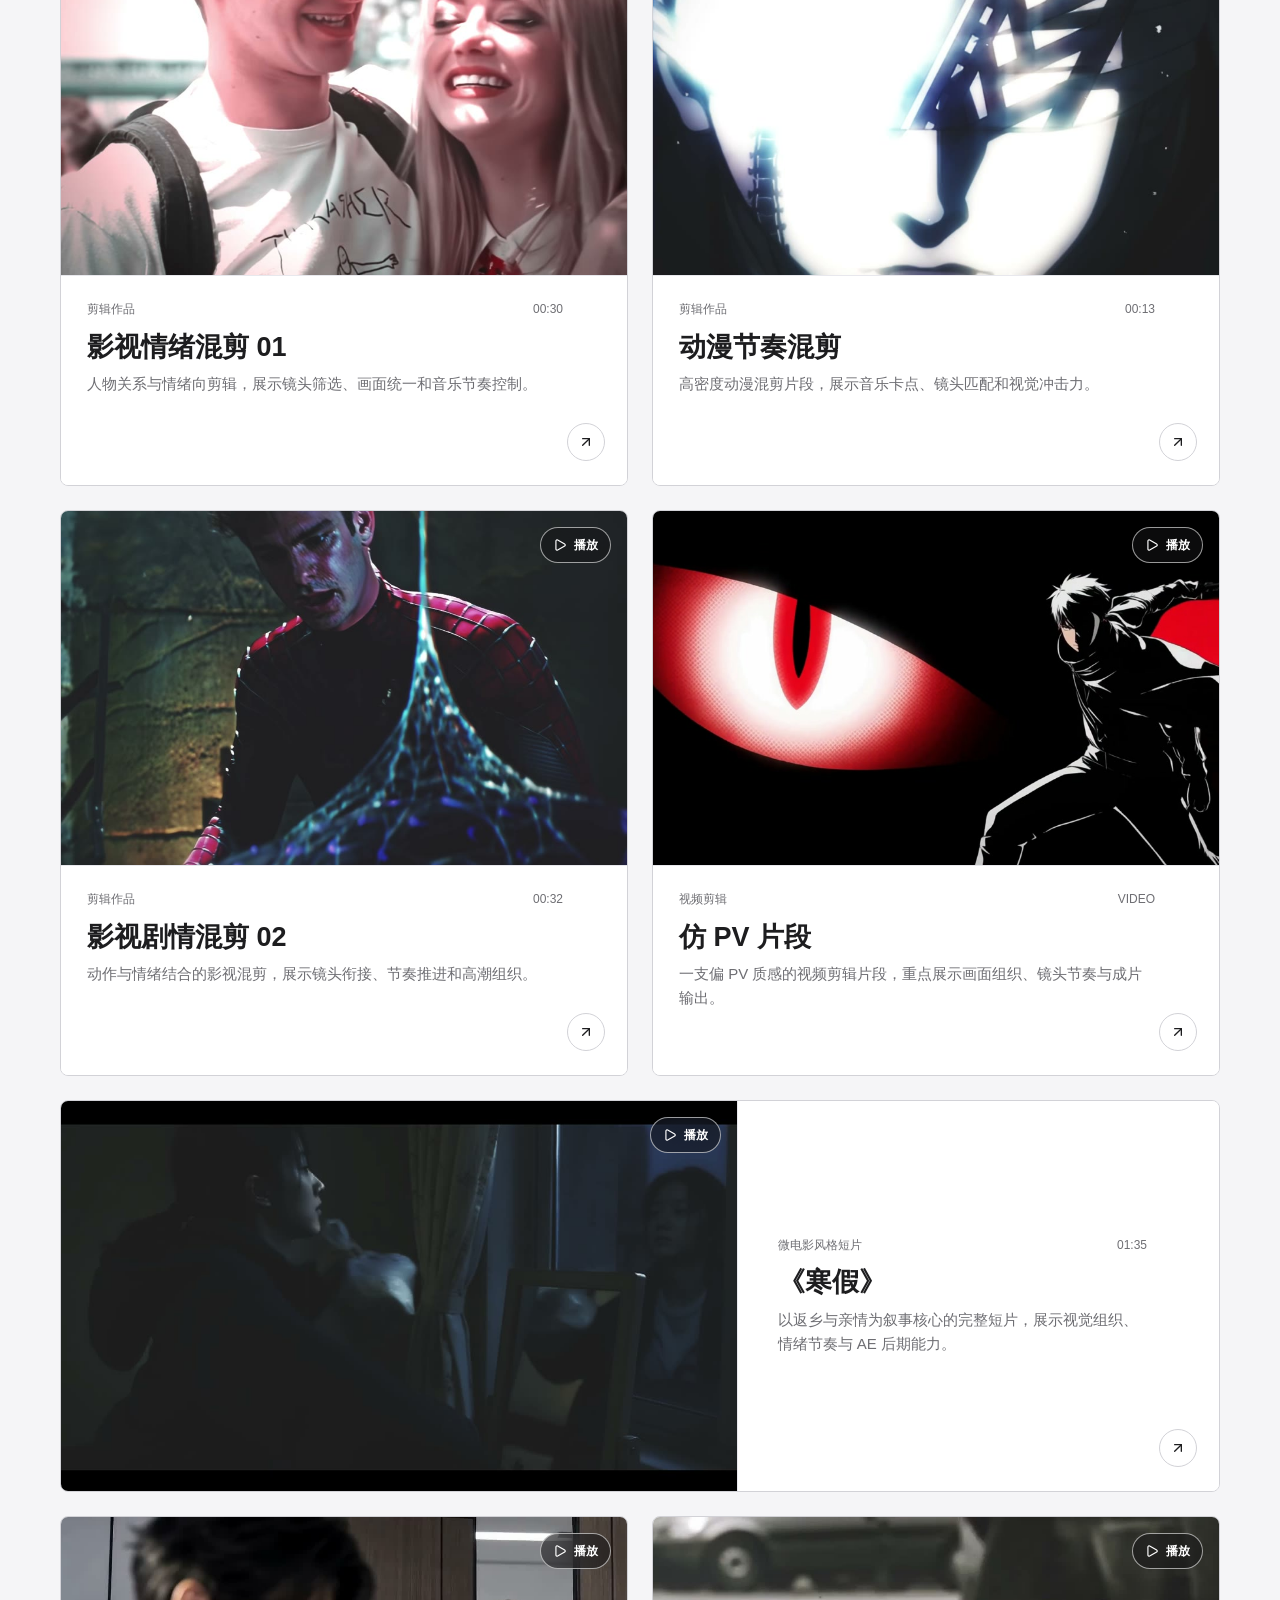
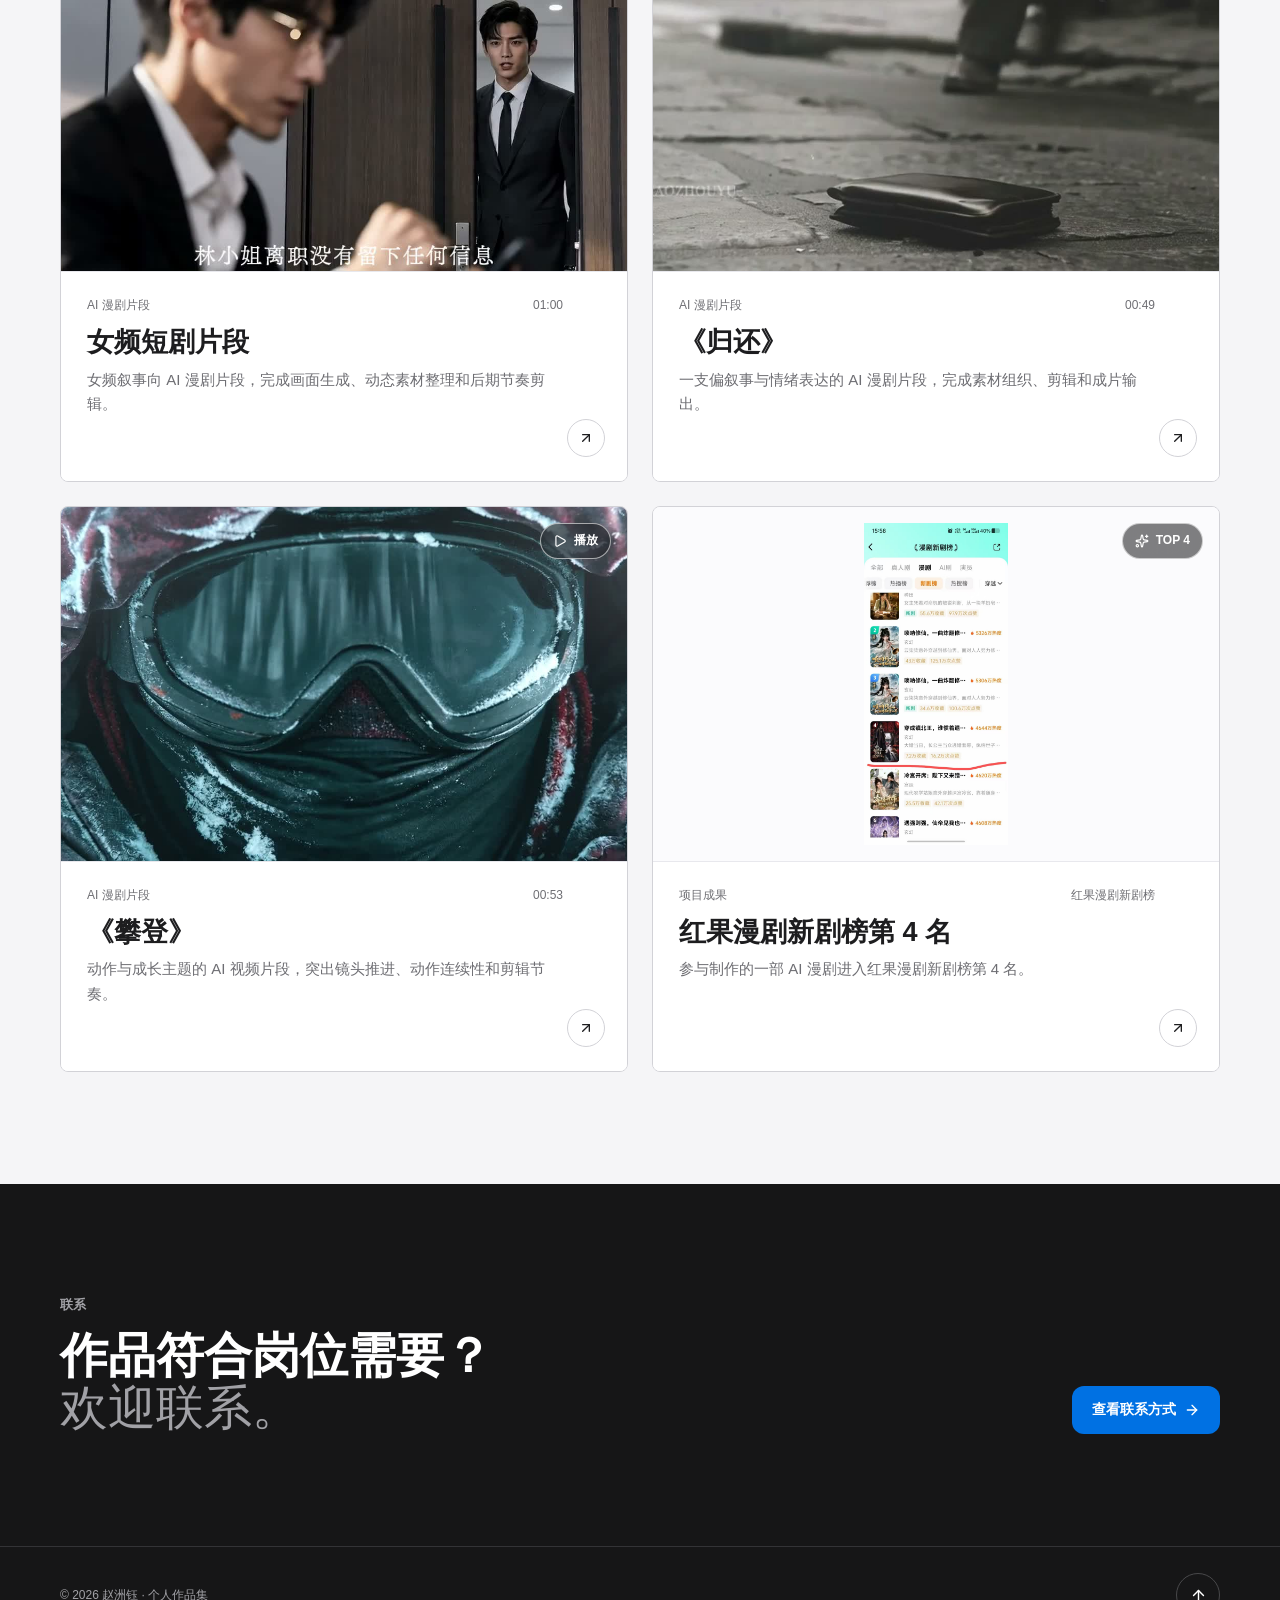
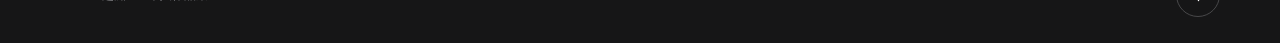
<file: works.html>
<!doctype html>
<html lang="zh-CN">
  <head>
    <meta charset="UTF-8" />
    <meta name="viewport" content="width=device-width, initial-scale=1, viewport-fit=cover" />
    <meta name="theme-color" content="#f5f5f7" />
    <meta name="description" content="赵洲钰的个人作品与项目经历，展示视频剪辑、短剧制作、叙事节奏与成片交付能力。" />
    <title>赵洲钰 — 个人作品</title>
    <link rel="stylesheet" href="styles.css?v=14" />
    <script src="assets/vendor/lucide.min.js?v=1.30.0" defer></script>
  </head>
  <body class="glass-shell page-shell">
    <a class="skip-link" href="#main-content">跳到主要内容</a>
    <header class="site-header" id="top">
      <div class="container header-inner">
        <a class="brand" href="index.html" aria-label="返回首页">
          <span class="brand-mark" data-brand-mark>ZZY</span>
          <span class="brand-word" data-brand-name>赵洲钰</span>
        </a>
        <nav class="desktop-nav" aria-label="主导航">
          <a href="index.html">首页</a>
          <a href="resume.html">简历</a>
          <a href="works.html" aria-current="page">作品</a>
          <a href="index.html#contact">联系</a>
        </nav>
        <button class="menu-toggle icon-button" type="button" aria-expanded="false" aria-controls="mobile-nav" aria-label="打开菜单">
          <i data-lucide="menu" aria-hidden="true"></i>
        </button>
      </div>
      <nav class="mobile-nav" id="mobile-nav" aria-label="移动端导航" hidden>
        <a href="index.html">首页</a>
        <a href="resume.html">简历</a>
        <a href="works.html" aria-current="page">作品</a>
        <a href="index.html#contact">联系</a>
      </nav>
      <div class="scroll-progress" aria-hidden="true"><span data-scroll-progress></span></div>
    </header>

    <main id="main-content">
      <section class="page-intro section-pad" aria-labelledby="page-title">
        <div class="container page-intro-grid">
          <div class="reveal">
            <p class="eyebrow">赵洲钰 · 作品集</p>
            <h1 id="page-title">作品与项目</h1>
          </div>
          <div class="page-intro-copy reveal" data-reveal-delay="80">
            <p>每件作品都对应一次真实执行：先看成片完成度，再看我承担的工作与项目结果。</p>
            <a class="text-link" href="resume.html">先看个人简历 <i data-lucide="arrow-up-right" aria-hidden="true"></i></a>
          </div>
        </div>
      </section>

      <section class="personal-work section-pad" id="personal-work" aria-labelledby="personal-work-title">
        <div class="container section-heading reveal">
          <div>
            <p class="eyebrow">成片证据</p>
            <h2 id="personal-work-title">用成片，证明<br /><em>我能做到什么。</em></h2>
          </div>
          <p class="section-aside">上线短剧、剪辑片段和微电影风格短片，分别展示项目经验、节奏判断与独立交付能力。</p>
        </div>
        <div class="container personal-work-grid" data-personal-works></div>
      </section>

      <section class="next-step next-step-blue section-pad" aria-labelledby="contact-route-title">
        <div class="container next-step-inner reveal">
          <div>
            <p class="eyebrow">联系</p>
            <h2 id="contact-route-title">作品符合岗位需要？<br /><em>欢迎联系。</em></h2>
          </div>
          <a class="button button-blue" href="index.html#contact">查看联系方式 <i data-lucide="arrow-right" aria-hidden="true"></i></a>
        </div>
      </section>
    </main>

    <footer class="site-footer">
      <div class="container footer-inner">
        <p>© <span data-year></span> <span data-footer-name>赵洲钰</span> · 个人作品集</p>
        <div class="social-links" data-socials></div>
        <a class="back-to-top" href="#top" aria-label="返回顶部" title="返回顶部"><i data-lucide="arrow-up" aria-hidden="true"></i></a>
      </div>
    </footer>

    <dialog class="project-dialog" id="project-dialog" aria-labelledby="dialog-title">
      <div class="dialog-shell">
        <button class="dialog-close icon-button" type="button" data-dialog-close aria-label="关闭项目详情" title="关闭项目详情"><i data-lucide="x" aria-hidden="true"></i></button>
        <div class="dialog-media" data-dialog-media></div>
        <div class="dialog-body">
          <div class="dialog-meta"><span data-dialog-category></span><span data-dialog-year></span></div>
          <h2 id="dialog-title" data-dialog-title></h2>
          <p data-dialog-detail></p>
          <section class="dialog-process" data-dialog-process aria-labelledby="dialog-process-title" hidden>
            <p class="eyebrow">制作过程</p>
            <h3 id="dialog-process-title">制作过程</h3>
            <div class="dialog-gallery" data-dialog-gallery></div>
          </section>
          <div class="dialog-footer"><span data-dialog-role></span><div data-dialog-tags></div></div>
        </div>
      </div>
    </dialog>

    <dialog class="image-lightbox" id="image-lightbox" aria-labelledby="image-lightbox-caption">
      <div class="image-lightbox-shell">
        <button class="image-lightbox-close icon-button" type="button" data-lightbox-close aria-label="关闭大图" title="关闭大图"><i data-lucide="x" aria-hidden="true"></i></button>
        <figure>
          <img data-lightbox-image alt="" />
          <figcaption id="image-lightbox-caption" data-lightbox-caption></figcaption>
        </figure>
      </div>
    </dialog>

    <noscript><div class="noscript-note">请开启 JavaScript 以查看完整作品内容。</div></noscript>
    <script src="content.js?v=17" defer></script>
    <script src="app.js?v=8" defer></script>
  </body>
</html>
</file>
<file: styles.css>
:root {
  --page: #f5f5f7;
  --surface: #ffffff;
  --surface-subtle: #fbfbfd;
  --text: #1d1d1f;
  --text-secondary: #6e6e73;
  --text-tertiary: #86868b;
  --line: #d2d2d7;
  --line-soft: #e8e8ed;
  --accent: #0071e3;
  --accent-hover: #0077ed;
  --dark: #161617;
  --dark-secondary: #a1a1a6;
  --container: 1160px;
  --gutter: 64px;
  --section-space: 112px;
  --radius: 8px;
  --ease: cubic-bezier(.25, .1, .25, 1);
  --speed: 220ms;
}

* {
  box-sizing: border-box;
}

[hidden] {
  display: none !important;
}

html {
  scroll-behavior: smooth;
}

body {
  margin: 0;
  overflow-x: clip;
  background: var(--page);
  color: var(--text);
  font-family: -apple-system, BlinkMacSystemFont, "SF Pro Text", "SF Pro Display", "PingFang SC", "Helvetica Neue", "Noto Sans SC", "Microsoft YaHei", sans-serif;
  font-size: 16px;
  line-height: 1.55;
  letter-spacing: 0;
  -webkit-font-smoothing: antialiased;
  text-rendering: optimizeLegibility;
}

img,
video {
  display: block;
  max-width: 100%;
}

a {
  color: inherit;
  text-decoration: none;
}

button {
  font: inherit;
}

button,
[role="button"],
a {
  -webkit-tap-highlight-color: transparent;
}

:focus-visible {
  outline: 3px solid rgba(0, 113, 227, .52);
  outline-offset: 3px;
}

::selection {
  background: rgba(0, 113, 227, .18);
}

.container {
  width: min(calc(100% - var(--gutter) - env(safe-area-inset-left) - env(safe-area-inset-right)), var(--container));
  margin-inline: auto;
}

.section-pad {
  padding-block: var(--section-space);
}

.skip-link {
  position: fixed;
  top: 12px;
  left: 12px;
  z-index: 80;
  padding: 10px 14px;
  border-radius: 8px;
  background: var(--accent);
  color: #fff;
  transform: translateY(-160%);
  transition: transform var(--speed) var(--ease);
}

.skip-link:focus {
  transform: translateY(0);
}

.site-header {
  position: sticky;
  top: 0;
  z-index: 40;
  height: 76px;
  padding-top: max(10px, env(safe-area-inset-top));
  pointer-events: none;
}

.header-inner {
  min-height: 56px;
  display: flex;
  align-items: center;
  justify-content: space-between;
  gap: 24px;
  padding: 0 8px 0 14px;
  border: 1px solid rgba(255, 255, 255, .72);
  border-radius: 18px;
  background: rgba(255, 255, 255, .72);
  box-shadow: 0 8px 28px rgba(0, 0, 0, .08), inset 0 1px 0 rgba(255, 255, 255, .9);
  backdrop-filter: blur(24px) saturate(160%);
  -webkit-backdrop-filter: blur(24px) saturate(160%);
  pointer-events: auto;
  transition: background var(--speed) var(--ease), border-color var(--speed) var(--ease), box-shadow var(--speed) var(--ease);
}

.site-header.is-scrolled .header-inner {
  border-color: rgba(210, 210, 215, .72);
  background: rgba(255, 255, 255, .88);
  box-shadow: 0 8px 28px rgba(0, 0, 0, .1), inset 0 1px 0 rgba(255, 255, 255, .96);
}

.glass-shell .site-header:not(.is-scrolled) {
  color: #fff;
}

.glass-shell .site-header:not(.is-scrolled) .header-inner {
  border-color: rgba(255, 255, 255, .36);
  background: rgba(22, 22, 23, .36);
  box-shadow: 0 8px 30px rgba(0, 0, 0, .18), inset 0 1px 0 rgba(255, 255, 255, .28);
}

.brand {
  min-height: 44px;
  display: inline-flex;
  align-items: center;
  gap: 10px;
  font-size: 13px;
  font-weight: 600;
}

.brand-mark {
  width: 30px;
  height: 30px;
  display: grid;
  place-items: center;
  border-radius: 50%;
  background: var(--text);
  color: #fff;
  font-size: 9px;
  font-weight: 700;
}

.glass-shell .site-header:not(.is-scrolled) .brand-mark {
  background: #fff;
  color: var(--text);
}

.brand-word {
  white-space: nowrap;
}

.desktop-nav {
  display: flex;
  align-items: center;
  gap: 2px;
  color: var(--text-secondary);
  font-size: 13px;
}

.desktop-nav a,
.mobile-nav a {
  min-height: 44px;
  display: inline-flex;
  align-items: center;
  padding: 0 14px;
  border-radius: 14px;
  transition: color var(--speed) var(--ease), background var(--speed) var(--ease);
}

.desktop-nav a:hover,
.mobile-nav a:hover {
  background: rgba(29, 29, 31, .06);
  color: var(--text);
}

.desktop-nav a[aria-current="page"],
.mobile-nav a[aria-current="page"] {
  background: rgba(29, 29, 31, .08);
  color: var(--text);
  font-weight: 600;
}

.glass-shell .site-header:not(.is-scrolled) .desktop-nav {
  color: rgba(255, 255, 255, .76);
}

.glass-shell .site-header:not(.is-scrolled) .desktop-nav a:hover,
.glass-shell .site-header:not(.is-scrolled) .desktop-nav a[aria-current="page"] {
  background: rgba(255, 255, 255, .14);
  color: #fff;
}

.glass-shell .site-header:not(.is-scrolled) .menu-toggle {
  border-color: rgba(255, 255, 255, .66);
  background: rgba(255, 255, 255, .76);
  color: var(--text);
}

.menu-toggle.icon-button {
  display: none;
}

.mobile-nav {
  width: min(calc(100% - var(--gutter)), var(--container));
  margin: 8px auto 0;
  padding: 8px;
  border: 1px solid rgba(210, 210, 215, .72);
  border-radius: 16px;
  background: rgba(255, 255, 255, .92);
  box-shadow: 0 12px 36px rgba(0, 0, 0, .12);
  backdrop-filter: blur(24px) saturate(160%);
  -webkit-backdrop-filter: blur(24px) saturate(160%);
  pointer-events: auto;
}

.glass-shell .site-header:not(.is-scrolled) .mobile-nav {
  border-color: rgba(255, 255, 255, .36);
  background: rgba(22, 22, 23, .62);
  box-shadow: 0 16px 38px rgba(0, 0, 0, .22), inset 0 1px 0 rgba(255, 255, 255, .22);
  backdrop-filter: blur(24px) saturate(160%);
  -webkit-backdrop-filter: blur(24px) saturate(160%);
}

.glass-shell .site-header:not(.is-scrolled) .mobile-nav a {
  color: rgba(255, 255, 255, .78);
}

.glass-shell .site-header:not(.is-scrolled) .mobile-nav a[aria-current="page"],
.glass-shell .site-header:not(.is-scrolled) .mobile-nav a:hover {
  background: rgba(255, 255, 255, .14);
  color: #fff;
}

.scroll-progress {
  position: absolute;
  right: 22px;
  bottom: 0;
  left: 22px;
  height: 2px;
  overflow: hidden;
  pointer-events: none;
}

.scroll-progress span {
  width: 100%;
  height: 100%;
  display: block;
  background: var(--accent);
  transform: scaleX(0);
  transform-origin: left center;
}

.icon-button {
  width: 44px;
  height: 44px;
  display: inline-grid;
  place-items: center;
  padding: 0;
  border: 1px solid var(--line);
  border-radius: 50%;
  background: rgba(255, 255, 255, .76);
  color: inherit;
  cursor: pointer;
  transition: color var(--speed) var(--ease), background var(--speed) var(--ease), border-color var(--speed) var(--ease), opacity var(--speed) var(--ease);
}

.icon-button:hover {
  border-color: var(--text);
  background: var(--text);
  color: #fff;
}

.icon-button:active,
.button:active {
  opacity: .72;
}

.icon-button svg {
  width: 18px;
  height: 18px;
}

.eyebrow {
  margin: 0;
  color: var(--text-secondary);
  font-size: 13px;
  font-weight: 600;
  line-height: 1.45;
  letter-spacing: 0;
}

h1,
h2,
h3,
p {
  margin-top: 0;
}

h1,
h2,
h3 {
  color: var(--text);
  font-weight: 600;
  line-height: 1.08;
  letter-spacing: 0;
  overflow-wrap: anywhere;
}

h1 {
  margin-bottom: 24px;
  font-size: 72px;
}

h2 {
  margin-bottom: 22px;
  font-size: 48px;
}

h2 em {
  color: var(--text-secondary);
  font-style: normal;
  font-weight: 500;
}

.button {
  min-height: 48px;
  display: inline-flex;
  align-items: center;
  justify-content: center;
  gap: 8px;
  padding: 0 19px;
  border: 1px solid transparent;
  border-radius: 12px;
  font-size: 14px;
  font-weight: 600;
  cursor: pointer;
  transition: background var(--speed) var(--ease), border-color var(--speed) var(--ease), color var(--speed) var(--ease), opacity var(--speed) var(--ease);
}

.button svg,
.text-link svg {
  width: 16px;
  height: 16px;
}

.button-blue {
  background: var(--accent);
  color: #fff;
}

.button-blue:hover {
  background: var(--accent-hover);
}

.text-link {
  min-height: 44px;
  display: inline-flex;
  align-items: center;
  gap: 7px;
  color: var(--text);
  font-size: 15px;
  font-weight: 600;
}

.text-link svg {
  transition: transform var(--speed) var(--ease);
}

.text-link:hover svg {
  transform: translate(2px, -2px);
}

.hero {
  position: relative;
  isolation: isolate;
  height: min(640px, calc(100svh - 112px));
  min-height: 560px;
  margin-top: -76px;
  overflow: hidden;
  background: var(--dark) url("assets/images/zhenbei-king-poster.jpg") center 42% / cover no-repeat;
  color: #fff;
}

.hero::before {
  position: absolute;
  z-index: -1;
  inset: 0;
  content: "";
  background: rgba(8, 9, 11, .38);
}

.hero-grid {
  height: 100%;
  display: grid;
  grid-template-columns: minmax(0, 7fr) minmax(250px, 3fr);
  align-items: flex-end;
  gap: 56px;
  padding-top: 116px;
  padding-bottom: 68px;
}

.hero-copy {
  max-width: 720px;
}

.hero-identity {
  display: flex;
  flex-wrap: wrap;
  align-items: baseline;
  gap: 8px 14px;
  margin: 0 0 18px;
}

.hero-identity strong {
  font-size: 15px;
  font-weight: 600;
}

.hero-identity span {
  color: rgba(255, 255, 255, .6);
  font-size: 12px;
}

.hero h1 {
  margin-bottom: 18px;
  color: #fff;
}

.hero-description {
  max-width: 700px;
  margin: 0 0 26px;
  color: rgba(255, 255, 255, .82);
  font-size: 18px;
  line-height: 1.68;
}

.hero-actions {
  display: flex;
  flex-wrap: wrap;
  align-items: center;
  gap: 10px 22px;
}

.hero .text-link {
  color: #fff;
}

.hero-note {
  margin: 20px 0 0;
  color: rgba(255, 255, 255, .58);
  font-size: 12px;
}

.hero-signal {
  max-width: 300px;
  justify-self: end;
  margin-bottom: 2px;
  padding: 24px 24px 22px;
  border: 1px solid rgba(255, 255, 255, .46);
  border-radius: 14px;
  background: rgba(22, 22, 23, .46);
  box-shadow: inset 0 1px 0 rgba(255, 255, 255, .42), 0 18px 38px rgba(0, 0, 0, .2);
  backdrop-filter: blur(24px) saturate(150%);
  -webkit-backdrop-filter: blur(24px) saturate(150%);
}

.hero-signal-eyebrow {
  margin-bottom: 18px;
  color: rgba(255, 255, 255, .68);
  font-size: 12px;
}

.hero-signal-value {
  display: block;
  color: #fff;
  font-size: 48px;
  font-weight: 600;
  line-height: 1;
}

.hero-signal-label {
  margin: 8px 0 16px;
  color: rgba(255, 255, 255, .88);
  font-size: 15px;
  font-weight: 600;
}

.hero-signal-note {
  margin: 0 0 20px;
  color: rgba(255, 255, 255, .66);
  font-size: 13px;
  line-height: 1.6;
}

.hero-signal-link {
  min-height: 36px;
  display: inline-flex;
  align-items: center;
  gap: 7px;
  color: #fff;
  font-size: 13px;
  font-weight: 600;
}

.hero-signal-link svg {
  width: 15px;
  height: 15px;
}

.hero-bottomline {
  position: absolute;
  right: 0;
  bottom: 20px;
  left: 0;
  display: flex;
  align-items: center;
  justify-content: space-between;
  color: rgba(255, 255, 255, .56);
  font-size: 11px;
}

.scroll-label {
  display: inline-flex;
  align-items: center;
  gap: 8px;
}

.scroll-label svg {
  width: 15px;
  height: 15px;
}

.proof-strip {
  position: relative;
  isolation: isolate;
  overflow: hidden;
  border-bottom: 1px solid var(--line);
  background: rgba(22, 22, 23, .88);
  color: #fff;
}

.proof-strip::before {
  position: absolute;
  z-index: -1;
  inset: -22px;
  content: "";
  background: url("assets/images/zhenbei-king-poster.jpg") center 58% / cover no-repeat;
  filter: blur(12px) saturate(.82);
  opacity: .18;
}

.proof-grid {
  position: relative;
  z-index: 1;
  display: grid;
  grid-template-columns: repeat(3, minmax(0, 1fr));
}

.stat {
  min-height: 126px;
  padding: 30px 0;
}

.stat + .stat {
  padding-left: 32px;
  border-left: 1px solid #3a3a3c;
}

.stat-value {
  display: block;
  color: #fff;
  font-size: 32px;
  font-weight: 600;
  line-height: 1;
}

.stat-label {
  display: block;
  margin-top: 12px;
  color: var(--dark-secondary);
  font-size: 13px;
}

.statement {
  background: var(--page);
}

.statement-grid {
  display: grid;
  grid-template-columns: minmax(260px, 5fr) minmax(0, 7fr);
  gap: 72px;
}

.statement-lead h2 {
  margin: 18px 0 0;
}

.statement-main {
  max-width: 720px;
  padding-top: 34px;
}

.statement-body {
  margin-bottom: 36px;
  color: #424245;
  font-size: 18px;
  line-height: 1.78;
}

.statement-quote {
  margin: 0;
  padding-left: 20px;
  border-left: 2px solid var(--text);
  color: var(--text);
  font-size: 21px;
  font-weight: 600;
  line-height: 1.5;
}

.statement-email {
  display: flex;
  flex-wrap: wrap;
  gap: 8px 14px;
  margin: 24px 0 0;
  color: var(--text-secondary);
  font-size: 14px;
}

.statement-email a {
  color: var(--text);
  font-weight: 600;
  overflow-wrap: anywhere;
}

.statement-email a:hover,
.page-intro-email:hover {
  text-decoration: underline;
  text-underline-offset: 4px;
}

.editing-showcase {
  border-top: 1px solid var(--line-soft);
  background: var(--surface);
}

.section-heading {
  display: grid;
  grid-template-columns: minmax(0, 8fr) minmax(280px, 4fr);
  align-items: end;
  gap: 56px;
  margin-bottom: 48px;
}

.section-heading h2 {
  margin: 16px 0 0;
}

.section-aside {
  max-width: 390px;
  margin: 0 0 6px;
  color: var(--text-secondary);
  font-size: 16px;
  line-height: 1.7;
}

.editing-grid {
  display: grid;
  grid-template-columns: repeat(3, minmax(0, 1fr));
  gap: 20px;
}

.editing-card {
  min-width: 0;
  overflow: hidden;
  border: 1px solid var(--line);
  border-radius: var(--radius);
  background: rgba(255, 255, 255, .72);
  box-shadow: inset 0 1px 0 rgba(255, 255, 255, .94);
  backdrop-filter: blur(18px) saturate(140%);
  -webkit-backdrop-filter: blur(18px) saturate(140%);
  cursor: pointer;
  transition: border-color var(--speed) var(--ease), box-shadow var(--speed) var(--ease);
}

.editing-card:hover {
  border-color: #a8a8ad;
  box-shadow: 0 14px 34px rgba(0, 0, 0, .08);
}

.editing-card-visual {
  overflow: hidden;
  aspect-ratio: 16 / 10;
  background: var(--dark);
}

.editing-card-visual img {
  width: 100%;
  height: 100%;
  object-fit: cover;
  transition: opacity var(--speed) var(--ease);
}

.editing-card:hover .editing-card-visual img {
  opacity: .88;
}

.editing-card-info {
  min-height: 198px;
  display: grid;
  grid-template-rows: auto auto 1fr;
  gap: 10px;
  padding: 22px;
  border-top: 1px solid var(--line-soft);
}

.editing-card-meta,
.project-meta {
  display: flex;
  justify-content: space-between;
  gap: 12px;
  color: var(--text-secondary);
  font-size: 12px;
}

.editing-card h3 {
  margin: 0;
  font-size: 23px;
}

.editing-card p {
  margin: 0;
  color: var(--text-secondary);
  font-size: 14px;
  line-height: 1.6;
}

.section-route {
  display: flex;
  align-items: center;
  justify-content: space-between;
  gap: 32px;
  margin-top: 44px;
  padding-top: 24px;
  border-top: 1px solid var(--line);
}

.section-route p {
  margin: 0;
  color: var(--text-secondary);
}

.section-route-actions {
  display: flex;
  flex-wrap: wrap;
  gap: 28px;
}

.strengths {
  background: var(--page);
}

.strengths-grid {
  display: grid;
  grid-template-columns: repeat(3, minmax(0, 1fr));
  border-top: 1px solid var(--line);
  border-bottom: 1px solid var(--line);
}

.strength {
  min-height: 250px;
  padding: 28px 28px 30px 0;
}

.strength + .strength {
  padding-left: 28px;
  border-left: 1px solid var(--line);
}

.strength-number {
  display: block;
  margin-bottom: 58px;
  color: var(--text-secondary);
  font-size: 13px;
  font-weight: 600;
}

.strength h3 {
  margin-bottom: 14px;
  font-size: 28px;
}

.strength p {
  max-width: 300px;
  margin: 0;
  color: var(--text-secondary);
  font-size: 15px;
  line-height: 1.65;
}

.contact {
  padding-bottom: 128px;
  background: var(--dark);
  color: #fff;
}

.contact-grid {
  display: grid;
  grid-template-columns: minmax(0, 7fr) minmax(320px, 5fr);
  align-items: end;
  gap: 72px;
}

.contact h2,
.contact .eyebrow {
  color: #fff;
}

.contact h2 {
  margin-bottom: 0;
}

.contact h2 em {
  color: var(--dark-secondary);
}

.contact .eyebrow {
  opacity: .64;
}

.contact-details {
  max-width: 440px;
}

.contact-details > p {
  color: var(--dark-secondary);
  font-size: 17px;
  line-height: 1.68;
}

.contact-methods {
  display: grid;
  margin-top: 28px;
}

.contact-method {
  min-height: 64px;
  display: grid;
  grid-template-columns: 52px minmax(0, 1fr) 44px;
  align-items: center;
  gap: 12px;
  border-top: 1px solid #3a3a3c;
}

.contact-method:last-child {
  border-bottom: 1px solid #3a3a3c;
}

.contact-method-label {
  color: var(--dark-secondary);
  font-size: 12px;
}

.contact-method-value {
  min-width: 0;
  color: #fff;
  font-size: 17px;
  font-weight: 600;
  overflow-wrap: anywhere;
}

.contact .icon-button {
  border-color: #48484a;
  background: #242426;
  color: #fff;
}

.contact .icon-button:hover {
  border-color: #fff;
  background: #fff;
  color: var(--text);
}

.page-intro {
  position: relative;
  isolation: isolate;
  min-height: 390px;
  display: flex;
  align-items: flex-end;
  margin-top: -76px;
  padding-top: 152px;
  padding-bottom: 78px;
  border-bottom: 1px solid rgba(255, 255, 255, .18);
  overflow: hidden;
  background: var(--dark);
  color: #fff;
}

.page-intro::before {
  position: absolute;
  z-index: -2;
  inset: 0;
  content: "";
  background: url("assets/images/zhenbei-king-poster.jpg") center 44% / cover no-repeat;
  filter: brightness(.54) saturate(.84);
}

.page-intro::after {
  position: absolute;
  z-index: -1;
  inset: 0;
  content: "";
  background: rgba(8, 9, 11, .34);
}

.page-intro-grid {
  display: grid;
  grid-template-columns: minmax(0, 7fr) minmax(320px, 5fr);
  align-items: end;
  gap: 64px;
}

.page-intro h1 {
  margin: 18px 0 0;
  color: #fff;
  font-size: 64px;
}

.page-intro .eyebrow {
  color: rgba(255, 255, 255, .72);
}

.page-intro-copy {
  padding-bottom: 5px;
}

.page-intro-copy > p {
  max-width: 520px;
  margin-bottom: 24px;
  color: rgba(255, 255, 255, .78);
  font-size: 18px;
  line-height: 1.68;
}

.page-intro-actions {
  display: flex;
  align-items: center;
  flex-wrap: wrap;
  gap: 16px 20px;
}

.page-intro-email {
  min-height: 44px;
  display: inline-flex;
  align-items: center;
  color: rgba(255, 255, 255, .88);
  font-size: 14px;
  font-weight: 600;
  overflow-wrap: anywhere;
}

.page-intro .text-link {
  color: #fff;
}

.resume {
  background: var(--page);
}

.resume h2 {
  white-space: pre-line;
}

.resume-layout {
  display: grid;
  grid-template-columns: minmax(280px, 4fr) minmax(0, 8fr);
  align-items: start;
  gap: 72px;
}

.resume-summary {
  position: sticky;
  top: 96px;
}

.resume-facts {
  margin: 0;
  border-top: 1px solid var(--line);
}

.resume-fact {
  display: grid;
  grid-template-columns: 92px minmax(0, 1fr);
  gap: 18px;
  padding: 17px 0;
  border-bottom: 1px solid var(--line);
}

.resume-fact dt {
  color: var(--text-secondary);
  font-size: 12px;
}

.resume-fact dd {
  margin: 0;
  font-size: 14px;
  font-weight: 600;
}

.resume-tools {
  margin-top: 40px;
}

.resume-kicker {
  margin-bottom: 15px;
  color: var(--text-secondary);
  font-size: 13px;
  font-weight: 600;
}

.resume-skill-list {
  display: flex;
  flex-wrap: wrap;
  gap: 8px;
}

.resume-skill {
  padding: 7px 10px;
  border: 1px solid var(--line);
  border-radius: 6px;
  background: rgba(255, 255, 255, .5);
  color: #515154;
  font-size: 12px;
}

.resume-download {
  display: flex;
  flex-wrap: wrap;
  align-items: center;
  gap: 14px;
  margin-top: 32px;
}

.resume-target-links {
  display: flex;
  flex-wrap: wrap;
  gap: 10px;
}

.resume-download [data-resume-file-note] {
  color: var(--text-secondary);
  font-size: 12px;
}

.resume-experience {
  border-top: 1px solid var(--line);
}

.resume-item {
  display: grid;
  grid-template-columns: 108px minmax(0, 1fr);
  gap: 30px;
  padding: 32px 0;
  border-bottom: 1px solid var(--line);
}

.resume-item-meta {
  color: var(--text-secondary);
  font-size: 13px;
  font-weight: 600;
}

.resume-item h3 {
  margin-bottom: 10px;
  font-size: 28px;
}

.resume-item-role {
  margin-bottom: 12px;
  color: #424245;
  font-size: 14px;
  font-weight: 600;
}

.resume-item p:last-child {
  max-width: 620px;
  margin: 0;
  color: var(--text-secondary);
  font-size: 16px;
  line-height: 1.68;
}

.personal-work {
  background: var(--page);
}

.personal-work-grid {
  display: grid;
  grid-template-columns: repeat(12, minmax(0, 1fr));
  align-items: stretch;
  gap: 24px;
}

.project-card {
  min-width: 0;
  grid-column: span 6;
  overflow: hidden;
  border: 1px solid var(--line);
  border-radius: var(--radius);
  background: rgba(255, 255, 255, .74);
  box-shadow: inset 0 1px 0 rgba(255, 255, 255, .94);
  backdrop-filter: blur(18px) saturate(140%);
  -webkit-backdrop-filter: blur(18px) saturate(140%);
  cursor: pointer;
  transition: border-color var(--speed) var(--ease), box-shadow var(--speed) var(--ease);
}

.project-card:hover {
  border-color: #a8a8ad;
  box-shadow: 0 14px 34px rgba(0, 0, 0, .08);
}

.project-card-feature {
  grid-column: 1 / -1;
  display: grid;
  grid-template-columns: minmax(0, 7fr) minmax(300px, 5fr);
}

.project-visual {
  position: relative;
  overflow: hidden;
  aspect-ratio: 16 / 10;
  background: var(--dark);
}

.project-card-feature .project-visual {
  height: 100%;
  min-height: 390px;
  aspect-ratio: auto;
}

.project-visual img,
.project-visual video {
  width: 100%;
  height: 100%;
  object-fit: cover;
  transition: opacity var(--speed) var(--ease);
}

.project-card:hover .project-visual img,
.project-card:hover .project-visual video {
  opacity: .88;
}

.project-card-proof .project-visual {
  background: var(--surface-subtle);
}

.project-card-proof .project-visual img {
  object-fit: contain;
  padding: 16px;
}

.project-info {
  position: relative;
  min-height: 210px;
  padding: 24px 64px 26px 26px;
  border-top: 1px solid var(--line-soft);
  background: var(--surface);
}

.project-card-feature .project-info {
  min-height: 390px;
  display: flex;
  flex-direction: column;
  justify-content: center;
  padding: 40px 72px 40px 40px;
  border-top: 0;
  border-left: 1px solid var(--line-soft);
}

.project-meta {
  flex-wrap: wrap;
  margin-bottom: 14px;
}

.project-info h3 {
  margin-bottom: 10px;
  font-size: 27px;
}

.project-info p {
  max-width: 520px;
  margin: 0;
  color: var(--text-secondary);
  font-size: 15px;
  line-height: 1.62;
}

.project-arrow {
  position: absolute;
  right: 22px;
  bottom: 24px;
  width: 38px;
  height: 38px;
  display: grid;
  place-items: center;
  border: 1px solid var(--line);
  border-radius: 50%;
  background: var(--surface);
  color: var(--text);
  transition: color var(--speed) var(--ease), background var(--speed) var(--ease), border-color var(--speed) var(--ease);
}

.project-card:hover .project-arrow {
  border-color: var(--text);
  background: var(--text);
  color: #fff;
}

.project-arrow svg {
  width: 16px;
  height: 16px;
}

.media-badge {
  position: absolute;
  top: 16px;
  right: 16px;
  min-height: 36px;
  display: inline-flex;
  align-items: center;
  gap: 7px;
  padding: 0 12px;
  border: 1px solid rgba(255, 255, 255, .58);
  border-radius: 18px;
  background: rgba(22, 22, 23, .54);
  color: #fff;
  backdrop-filter: blur(16px) saturate(140%);
  -webkit-backdrop-filter: blur(16px) saturate(140%);
  font-size: 12px;
  font-weight: 600;
}

.media-badge svg {
  width: 14px;
  height: 14px;
}

.next-step,
.next-step-blue {
  background: var(--dark);
  color: #fff;
}

.next-step-inner {
  display: flex;
  align-items: end;
  justify-content: space-between;
  gap: 48px;
}

.next-step h2,
.next-step-blue h2 {
  margin: 16px 0 0;
  color: #fff;
}

.next-step h2 em,
.next-step-blue h2 em {
  color: var(--dark-secondary);
}

.next-step .eyebrow,
.next-step-blue .eyebrow {
  color: var(--dark-secondary);
}

.site-footer {
  border-top: 1px solid #333336;
  background: var(--dark);
  color: var(--dark-secondary);
}

.footer-inner {
  min-height: 96px;
  display: flex;
  align-items: center;
  justify-content: space-between;
  gap: 20px;
  font-size: 12px;
}

.footer-inner p {
  margin: 0;
}

.social-links {
  display: flex;
  gap: 18px;
}

.social-links a:hover {
  color: #fff;
}

.back-to-top {
  width: 44px;
  height: 44px;
  display: grid;
  place-items: center;
  border: 1px solid #48484a;
  border-radius: 50%;
  color: #fff;
  transition: background var(--speed) var(--ease), border-color var(--speed) var(--ease);
}

.back-to-top:hover {
  border-color: #fff;
  background: #fff;
  color: var(--text);
}

.back-to-top svg {
  width: 17px;
  height: 17px;
}

.project-dialog {
  width: min(940px, calc(100% - 32px - env(safe-area-inset-left) - env(safe-area-inset-right)));
  max-height: min(900px, calc(100dvh - 32px - env(safe-area-inset-top) - env(safe-area-inset-bottom)));
  padding: 0;
  border: 1px solid rgba(255, 255, 255, .64);
  border-radius: 14px;
  background: rgba(255, 255, 255, .92);
  color: var(--text);
  box-shadow: 0 26px 80px rgba(0, 0, 0, .24);
  backdrop-filter: blur(28px) saturate(150%);
  -webkit-backdrop-filter: blur(28px) saturate(150%);
}

.project-dialog::backdrop {
  background: rgba(0, 0, 0, .62);
  backdrop-filter: blur(6px);
}

.dialog-shell {
  position: relative;
  max-height: min(900px, calc(100dvh - 32px - env(safe-area-inset-top) - env(safe-area-inset-bottom)));
  overflow: auto;
  overscroll-behavior: contain;
  -webkit-overflow-scrolling: touch;
}

.project-dialog.is-fallback {
  position: fixed;
  z-index: 60;
  inset: 0;
  width: 100%;
  max-width: none;
  height: 100dvh;
  max-height: none;
  display: flex;
  align-items: center;
  justify-content: center;
  margin: 0;
  padding: 16px;
  border: 0;
  border-radius: 0;
  background: rgba(0, 0, 0, .62);
}

.project-dialog.is-fallback .dialog-shell {
  width: min(940px, 100%);
  border-radius: 14px;
  background: var(--surface);
}

body.dialog-open {
  overflow: hidden;
}

.dialog-close {
  position: absolute;
  z-index: 3;
  top: 16px;
  right: 16px;
  border-color: rgba(255, 255, 255, .7);
  background: rgba(255, 255, 255, .8);
  color: var(--text);
}

.dialog-media {
  background: var(--dark);
}

.dialog-media video {
  width: 100%;
  max-height: 62vh;
  aspect-ratio: 16 / 9;
  object-fit: contain;
  background: var(--dark);
}

.media-error {
  min-height: 260px;
  display: grid;
  place-items: center;
  padding: 40px 24px;
  color: #fff;
  text-align: center;
}

.media-error svg {
  width: 28px;
  height: 28px;
  margin-bottom: 14px;
}

.media-error strong {
  margin-bottom: 8px;
  font-size: 18px;
}

.media-error p {
  max-width: 420px;
  margin: 0;
  color: rgba(255, 255, 255, .68);
  font-size: 14px;
}

.dialog-body {
  padding: 38px 40px 42px;
}

.dialog-meta {
  display: flex;
  justify-content: space-between;
  gap: 16px;
  margin-bottom: 14px;
  color: var(--text-secondary);
  font-size: 13px;
}

.dialog-body h2 {
  margin-bottom: 16px;
  font-size: 42px;
}

.dialog-body > p {
  max-width: 680px;
  margin-bottom: 34px;
  color: var(--text-secondary);
  font-size: 17px;
  line-height: 1.68;
}

.dialog-process {
  margin: 42px 0 36px;
}

.dialog-process h3 {
  margin: 12px 0 20px;
  font-size: 28px;
}

.dialog-gallery {
  display: grid;
  grid-template-columns: repeat(2, minmax(0, 1fr));
  align-items: start;
  gap: 14px;
}

.dialog-gallery-item {
  overflow: hidden;
  margin: 0;
  border: 1px solid var(--line);
  border-radius: 8px;
  background: var(--surface-subtle);
}

.dialog-gallery-trigger {
  position: relative;
  width: 100%;
  min-height: 44px;
  display: block;
  padding: 0;
  overflow: hidden;
  border: 0;
  background: var(--surface-subtle);
  color: #fff;
  cursor: zoom-in;
}

.dialog-gallery-item img {
  width: 100%;
  height: auto;
  object-fit: contain;
  background: var(--surface-subtle);
  transition: transform var(--speed) var(--ease);
}

.dialog-gallery-zoom {
  position: absolute;
  right: 12px;
  bottom: 12px;
  width: 42px;
  height: 42px;
  display: grid;
  place-items: center;
  border: 1px solid rgba(255, 255, 255, .42);
  border-radius: 50%;
  background: rgba(22, 22, 23, .58);
  box-shadow: 0 6px 18px rgba(0, 0, 0, .2);
  backdrop-filter: blur(16px) saturate(150%);
  -webkit-backdrop-filter: blur(16px) saturate(150%);
  transition: background var(--speed) var(--ease), transform var(--speed) var(--ease);
}

.dialog-gallery-zoom svg {
  width: 18px;
  height: 18px;
}

@media (hover: hover) and (pointer: fine) {
  .dialog-gallery-trigger:hover img {
    transform: scale(1.015);
  }

  .dialog-gallery-trigger:hover .dialog-gallery-zoom {
    background: rgba(22, 22, 23, .78);
    transform: scale(1.05);
  }
}

.dialog-gallery-item figcaption {
  padding: 12px 14px 14px;
  color: var(--text-secondary);
  font-size: 12px;
  font-weight: 600;
}

.dialog-footer {
  display: flex;
  align-items: start;
  justify-content: space-between;
  gap: 20px;
  padding-top: 22px;
  border-top: 1px solid var(--line);
  color: var(--text-secondary);
  font-size: 12px;
  font-weight: 600;
}

.dialog-footer [data-dialog-tags] {
  display: flex;
  flex-wrap: wrap;
  justify-content: flex-end;
  gap: 7px;
}

.tag {
  padding: 6px 9px;
  border: 1px solid var(--line);
  border-radius: 6px;
}

.image-lightbox,
.resume-viewer {
  width: 100%;
  max-width: none;
  height: 100%;
  max-height: none;
  margin: 0;
  padding: 0;
  border: 0;
  background: transparent;
  color: #fff;
}

.image-lightbox::backdrop,
.resume-viewer::backdrop {
  background: rgba(0, 0, 0, .76);
  backdrop-filter: blur(18px) saturate(120%);
  -webkit-backdrop-filter: blur(18px) saturate(120%);
}

.image-lightbox-shell {
  width: 100%;
  min-height: 100%;
  display: grid;
  place-items: center;
  padding: max(72px, calc(env(safe-area-inset-top) + 56px)) max(24px, env(safe-area-inset-right)) max(28px, env(safe-area-inset-bottom)) max(24px, env(safe-area-inset-left));
}

.image-lightbox-shell figure {
  max-width: min(1500px, 100%);
  margin: 0;
}

.image-lightbox-shell img {
  width: auto;
  max-width: 100%;
  max-height: calc(100vh - 132px);
  margin: 0 auto;
  object-fit: contain;
  border-radius: 6px;
  box-shadow: 0 24px 80px rgba(0, 0, 0, .42);
}

.image-lightbox-shell figcaption {
  margin-top: 14px;
  color: rgba(255, 255, 255, .76);
  font-size: 13px;
  text-align: center;
}

.image-lightbox-close {
  position: fixed;
  z-index: 1;
  top: max(18px, env(safe-area-inset-top));
  right: max(18px, env(safe-area-inset-right));
  border-color: rgba(255, 255, 255, .42);
  background: rgba(22, 22, 23, .62);
  color: #fff;
  backdrop-filter: blur(16px) saturate(150%);
  -webkit-backdrop-filter: blur(16px) saturate(150%);
}

.resume-viewer-shell {
  width: min(1180px, calc(100% - 40px));
  height: calc(100% - 40px - env(safe-area-inset-top) - env(safe-area-inset-bottom));
  display: grid;
  grid-template-rows: auto minmax(0, 1fr);
  margin: max(20px, env(safe-area-inset-top)) auto max(20px, env(safe-area-inset-bottom));
  overflow: hidden;
  border: 1px solid rgba(255, 255, 255, .4);
  border-radius: 8px;
  background: var(--surface);
  box-shadow: 0 24px 80px rgba(0, 0, 0, .38);
  color: var(--text);
}

.resume-viewer-header {
  min-height: 72px;
  display: flex;
  align-items: center;
  justify-content: space-between;
  gap: 18px;
  padding: 12px 14px 12px 22px;
  border-bottom: 1px solid var(--line-soft);
}

.resume-viewer-header .eyebrow {
  margin-bottom: 2px;
  font-size: 11px;
}

.resume-viewer-header h2 {
  margin: 0;
  font-size: 18px;
}

.resume-viewer-actions {
  display: flex;
  gap: 8px;
}

.resume-viewer-document {
  overflow: auto;
  padding: 24px;
  background: #e8e8ed;
  -webkit-overflow-scrolling: touch;
}

.resume-viewer-document img {
  display: block;
  width: min(860px, 100%);
  height: auto;
  margin: 0 auto;
  background: #fff;
  box-shadow: 0 10px 36px rgba(0, 0, 0, .14);
}

.image-lightbox.is-fallback,
.resume-viewer.is-fallback {
  position: fixed;
  z-index: 90;
  inset: 0;
  display: block;
  overflow: auto;
  background: rgba(0, 0, 0, .82);
}

body.image-lightbox-open,
body.resume-viewer-open {
  overflow: hidden;
}

.toast {
  position: fixed;
  z-index: 70;
  right: 22px;
  bottom: 22px;
  max-width: 300px;
  padding: 12px 16px;
  border-radius: 8px;
  background: var(--dark);
  color: #fff;
  font-size: 13px;
  opacity: 0;
  transform: translateY(8px);
  pointer-events: none;
  transition: opacity var(--speed) var(--ease), transform var(--speed) var(--ease);
}

.toast.is-visible {
  opacity: 1;
  transform: translateY(0);
}

.noscript-note {
  padding: 16px;
  background: #fff3d9;
  text-align: center;
}

.reveal {
  opacity: 1;
  transform: none;
}

.reveal.is-visible {
  opacity: 1;
  transform: translateY(0);
}

.editor-shell {
  background: var(--page);
}

.editor-main {
  margin-top: -76px;
}

.editor-hero {
  padding-top: 148px;
  padding-bottom: 84px;
  border-bottom: 1px solid var(--line);
  background: var(--surface);
}

.editor-hero-grid {
  display: grid;
  grid-template-columns: minmax(0, 7fr) minmax(320px, 5fr);
  align-items: end;
  gap: 64px;
}

.editor-hero h1 {
  margin: 18px 0 0;
  font-size: 64px;
}

.editor-hero h1 em {
  color: var(--text-secondary);
  font-style: normal;
  font-weight: 500;
}

.editor-hero-copy > p {
  max-width: 560px;
  color: var(--text-secondary);
  font-size: 16px;
  line-height: 1.7;
}

.editor-hero code,
.editor-help code {
  font-family: ui-monospace, SFMono-Regular, Menlo, monospace;
  font-size: .9em;
}

.editor-actions {
  display: flex;
  flex-wrap: wrap;
  gap: 10px;
  margin-top: 24px;
}

.button-quiet {
  border-color: var(--line);
  background: var(--surface);
  color: var(--text);
}

.button-quiet:hover {
  border-color: var(--text);
}

.editor-status {
  margin: 14px 0 0 !important;
  color: var(--text-secondary) !important;
  font-size: 12px !important;
}

.editor-form {
  padding: 72px 0 120px;
}

.editor-layout {
  display: grid;
  grid-template-columns: minmax(220px, 3fr) minmax(0, 9fr);
  align-items: start;
  gap: 64px;
}

.editor-side {
  position: sticky;
  top: 90px;
}

.editor-side-inner {
  padding: 22px;
  border: 1px solid var(--line);
  border-radius: 8px;
  background: var(--surface);
}

.editor-toc {
  display: grid;
  margin: 16px -8px 22px;
}

.editor-toc a {
  min-height: 42px;
  display: flex;
  align-items: center;
  padding: 0 8px;
  border-radius: 6px;
  color: var(--text-secondary);
  font-size: 13px;
}

.editor-toc a:hover {
  background: var(--page);
  color: var(--text);
}

.editor-help {
  padding-top: 18px;
  border-top: 1px solid var(--line);
}

.editor-help strong {
  font-size: 13px;
}

.editor-help p {
  margin: 8px 0 16px;
  color: var(--text-secondary);
  font-size: 12px;
  line-height: 1.6;
}

.text-button {
  min-height: 44px;
  padding: 0;
  border: 0;
  background: transparent;
  font-size: 12px;
  font-weight: 600;
  cursor: pointer;
}

.danger-text {
  color: #b42318;
}

.editor-sections {
  min-width: 0;
}

.editor-section {
  padding: 0 0 72px;
  scroll-margin-top: 110px;
}

.editor-section + .editor-section {
  padding-top: 72px;
  border-top: 1px solid var(--line);
}

.editor-section-heading {
  display: grid;
  grid-template-columns: 44px minmax(0, 1fr);
  align-items: start;
  gap: 16px;
  margin-bottom: 34px;
}

.editor-section-heading h2 {
  margin: 6px 0 0;
  font-size: 38px;
}

.editor-index {
  width: 40px;
  height: 40px;
  display: grid;
  place-items: center;
  border: 1px solid var(--line);
  border-radius: 50%;
  color: var(--text-secondary);
  font-size: 11px;
  font-weight: 600;
}

.editor-section-note {
  max-width: 620px;
  margin: -16px 0 32px 60px;
  color: var(--text-secondary);
  font-size: 14px;
}

.editor-fields {
  display: grid;
  gap: 18px;
}

.editor-fields-2 {
  grid-template-columns: repeat(2, minmax(0, 1fr));
}

.field {
  display: grid;
  gap: 8px;
  color: var(--text);
  font-size: 12px;
  font-weight: 600;
}

.field input,
.field textarea {
  width: 100%;
  min-width: 0;
  padding: 13px 14px;
  border: 1px solid var(--line);
  border-radius: 7px;
  background: var(--surface);
  color: var(--text);
  font: inherit;
  font-size: 16px;
  font-weight: 400;
  line-height: 1.55;
  resize: vertical;
}

.field input {
  min-height: 48px;
}

.field textarea {
  min-height: 78px;
}

.field input:focus,
.field textarea:focus {
  border-color: var(--accent);
  outline: 0;
  box-shadow: 0 0 0 3px rgba(0, 113, 227, .13);
}

.editor-repeat,
.editor-list-block {
  margin-top: 40px;
}

.editor-repeat > .repeat-heading,
.editor-list-block > .repeat-heading {
  padding-bottom: 12px;
  border-bottom: 1px solid var(--line);
}

.repeat-heading {
  display: flex;
  align-items: baseline;
  justify-content: space-between;
  gap: 18px;
  margin-bottom: 18px;
}

.repeat-heading h3 {
  margin: 0;
  font-size: 18px;
}

.repeat-heading span {
  color: var(--text-secondary);
  font-size: 11px;
  overflow-wrap: anywhere;
}

.editor-repeat-item {
  padding: 24px 0;
  border-bottom: 1px solid var(--line);
}

.editor-repeat-item > .field + .field,
.editor-repeat-item > .editor-fields + .field,
.editor-repeat-item > .field + .editor-fields {
  margin-top: 18px;
}

.editor-bottom-actions {
  display: flex;
  flex-wrap: wrap;
  gap: 10px;
  padding-top: 32px;
  border-top: 1px solid var(--line);
}

@media (max-width: 1180px) {
  :root {
    --gutter: 48px;
    --section-space: 96px;
  }

  h1 {
    font-size: 64px;
  }

  h2 {
    font-size: 44px;
  }
}

@media (max-width: 920px) {
  .statement-grid,
  .contact-grid,
  .page-intro-grid,
  .editor-hero-grid {
    grid-template-columns: 1fr;
    gap: 38px;
  }

  .statement-main {
    padding-top: 0;
  }

  .section-heading {
    grid-template-columns: 1fr;
    gap: 20px;
  }

  .section-aside {
    max-width: 640px;
  }

  .resume-layout {
    grid-template-columns: 1fr;
    gap: 64px;
  }

  .resume-summary,
  .editor-side {
    position: static;
  }

  .editor-layout {
    grid-template-columns: 1fr;
    gap: 48px;
  }

  .editor-toc {
    grid-template-columns: repeat(3, minmax(0, 1fr));
    gap: 4px;
  }
}

@media (max-width: 760px) {
  :root {
    --gutter: 32px;
    --section-space: 76px;
  }

  .site-header {
    height: 68px;
    padding-top: max(7px, env(safe-area-inset-top));
  }

  .header-inner {
    min-height: 54px;
    border-radius: 16px;
  }

  .desktop-nav {
    display: none;
  }

  .menu-toggle.icon-button {
    display: inline-grid;
  }

  .mobile-nav {
    display: grid;
    gap: 2px;
  }

  .mobile-nav[hidden] {
    display: none;
  }

  .mobile-nav a {
    padding: 0 11px;
    color: var(--text-secondary);
    font-size: 14px;
  }

  h1 {
    font-size: 46px;
  }

  h2 {
    font-size: 34px;
  }

  .hero {
    height: min(620px, calc(100svh - 82px));
    min-height: 560px;
    margin-top: -68px;
    background-position: 44% center;
  }

  .hero-grid {
    grid-template-columns: 1fr;
    gap: 26px;
    padding-top: 102px;
    padding-bottom: 62px;
  }

  .hero-identity {
    margin-bottom: 14px;
  }

  .hero-identity strong {
    font-size: 14px;
  }

  .hero-description {
    margin-bottom: 22px;
    font-size: 16px;
    line-height: 1.66;
  }

  .hero-note {
    margin-top: 18px;
    line-height: 1.5;
  }

  .hero-signal {
    max-width: none;
    justify-self: stretch;
    margin: 0;
    padding: 17px 18px 16px;
  }

  .hero-signal-eyebrow {
    margin-bottom: 8px;
  }

  .hero-signal-value {
    display: inline-block;
    margin-right: 8px;
    font-size: 32px;
  }

  .hero-signal-label {
    display: inline-block;
    margin: 0;
    font-size: 14px;
  }

  .hero-signal-note {
    display: none;
  }

  .hero-signal-link {
    min-height: 32px;
    margin-top: 8px;
    font-size: 12px;
  }

  .hero-bottomline {
    display: none;
  }

  .proof-grid {
    grid-template-columns: repeat(3, minmax(0, 1fr));
  }

  .stat,
  .stat + .stat {
    min-height: 116px;
    padding: 24px 10px 22px;
    border-left: 0;
  }

  .stat:first-child {
    padding-left: 0;
  }

  .stat:last-child {
    padding-right: 0;
  }

  .stat + .stat {
    border-left: 1px solid #3a3a3c;
  }

  .stat-value {
    font-size: 24px;
  }

  .stat-label {
    font-size: 11px;
    line-height: 1.4;
  }

  .statement-body {
    font-size: 17px;
  }

  .statement-quote {
    font-size: 19px;
  }

  .section-heading {
    display: block;
    margin-bottom: 36px;
  }

  .section-aside {
    margin-top: 20px;
  }

  .editing-grid,
  .strengths-grid {
    grid-template-columns: 1fr;
  }

  .editing-card + .editing-card {
    margin-top: 4px;
  }

  .editing-card-info {
    min-height: 0;
  }

  .strength {
    min-height: 0;
    padding: 28px 0;
  }

  .strength + .strength {
    padding-left: 0;
    border-top: 1px solid var(--line);
    border-left: 0;
  }

  .strength-number {
    margin-bottom: 38px;
  }

  .section-route,
  .next-step-inner {
    align-items: flex-start;
    flex-direction: column;
  }

  .contact {
    padding-bottom: 88px;
  }

  .page-intro {
    min-height: 350px;
    margin-top: -68px;
    padding-top: 124px;
    padding-bottom: 62px;
  }

  .page-intro h1 {
    font-size: 46px;
  }

  .page-intro-copy > p {
    margin-bottom: 20px;
    font-size: 17px;
  }

  .page-intro-actions {
    align-items: flex-start;
    flex-direction: column;
    gap: 10px;
  }

  .resume-item {
    grid-template-columns: 1fr;
    gap: 8px;
    padding: 28px 0;
  }

  .resume-item h3 {
    font-size: 26px;
  }

  .resume-download {
    align-items: flex-start;
    flex-direction: column;
  }

  .personal-work-grid {
    display: block;
  }

  .project-card {
    display: block;
    margin-bottom: 18px;
  }

  .project-card-feature .project-visual {
    min-height: 0;
    aspect-ratio: 16 / 10;
  }

  .project-card-feature .project-info,
  .project-info {
    min-height: 0;
    padding: 22px 62px 24px 22px;
    border-top: 1px solid var(--line-soft);
    border-left: 0;
  }

  .project-info h3 {
    font-size: 25px;
  }

  .project-arrow {
    right: 18px;
    bottom: 20px;
  }

  .dialog-body {
    padding: 28px 22px 32px;
  }

  .dialog-body h2 {
    font-size: 34px;
  }

  .dialog-body > p {
    font-size: 16px;
  }

  .dialog-gallery {
    grid-template-columns: 1fr;
  }

  .image-lightbox-shell {
    padding-right: 16px;
    padding-left: 16px;
  }

  .image-lightbox-shell img {
    max-height: calc(100vh - 122px);
  }

  .resume-viewer-shell {
    width: 100%;
    height: calc(100% - env(safe-area-inset-top));
    margin: env(safe-area-inset-top) 0 0;
    border: 0;
    border-radius: 0;
  }

  .resume-viewer-header {
    min-height: 64px;
    padding: 10px 10px 10px 16px;
  }

  .resume-viewer-header .eyebrow {
    display: none;
  }

  .resume-viewer-header h2 {
    font-size: 16px;
  }

  .resume-viewer-document {
    padding: 0;
  }

  .resume-viewer-document img {
    width: 100%;
    max-width: none;
    box-shadow: none;
  }

  .dialog-footer {
    display: block;
  }

  .dialog-footer [data-dialog-tags] {
    justify-content: flex-start;
    margin-top: 16px;
  }

  .footer-inner {
    align-items: flex-start;
    flex-wrap: wrap;
  }

  .social-links {
    order: 3;
    width: 100%;
  }

  .editor-main {
    margin-top: -68px;
  }

  .editor-hero {
    padding-top: 124px;
    padding-bottom: 62px;
  }

  .editor-hero h1 {
    font-size: 46px;
  }

  .editor-form {
    padding: 52px 0 80px;
  }

  .editor-toc {
    grid-template-columns: repeat(2, minmax(0, 1fr));
  }

  .editor-section {
    padding-bottom: 52px;
  }

  .editor-section + .editor-section {
    padding-top: 52px;
  }

  .editor-section-heading {
    grid-template-columns: 40px minmax(0, 1fr);
    gap: 12px;
    margin-bottom: 28px;
  }

  .editor-section-heading h2 {
    font-size: 32px;
  }

  .editor-index {
    width: 36px;
    height: 36px;
  }

  .editor-section-note {
    margin: -12px 0 28px 52px;
  }

  .editor-fields-2 {
    grid-template-columns: 1fr;
  }

  .editor-actions,
  .editor-bottom-actions {
    align-items: stretch;
    flex-direction: column;
  }

  .editor-actions .button,
  .editor-bottom-actions .button {
    width: 100%;
  }
}

@media (max-width: 390px) {
  :root {
    --gutter: 24px;
  }

  .brand-word {
    font-size: 12px;
  }

  h1,
  .page-intro h1 {
    font-size: 40px;
  }

  h2 {
    font-size: 32px;
  }
}

@media (max-height: 640px) and (min-width: 761px) {
  .hero {
    min-height: 500px;
  }

  .hero-grid {
    padding-top: 94px;
    padding-bottom: 42px;
  }

  .hero h1 {
    margin-bottom: 12px;
    font-size: 54px;
  }

  .hero-description {
    margin-bottom: 16px;
    font-size: 16px;
    line-height: 1.5;
  }

  .hero-note {
    display: none;
  }
}

@media (prefers-reduced-motion: reduce) {
  *,
  *::before,
  *::after {
    scroll-behavior: auto !important;
    transition-duration: .01ms !important;
    animation-duration: .01ms !important;
    animation-iteration-count: 1 !important;
  }

  .reveal,
  .js .reveal {
    opacity: 1;
    transform: none;
  }
}
</file>
